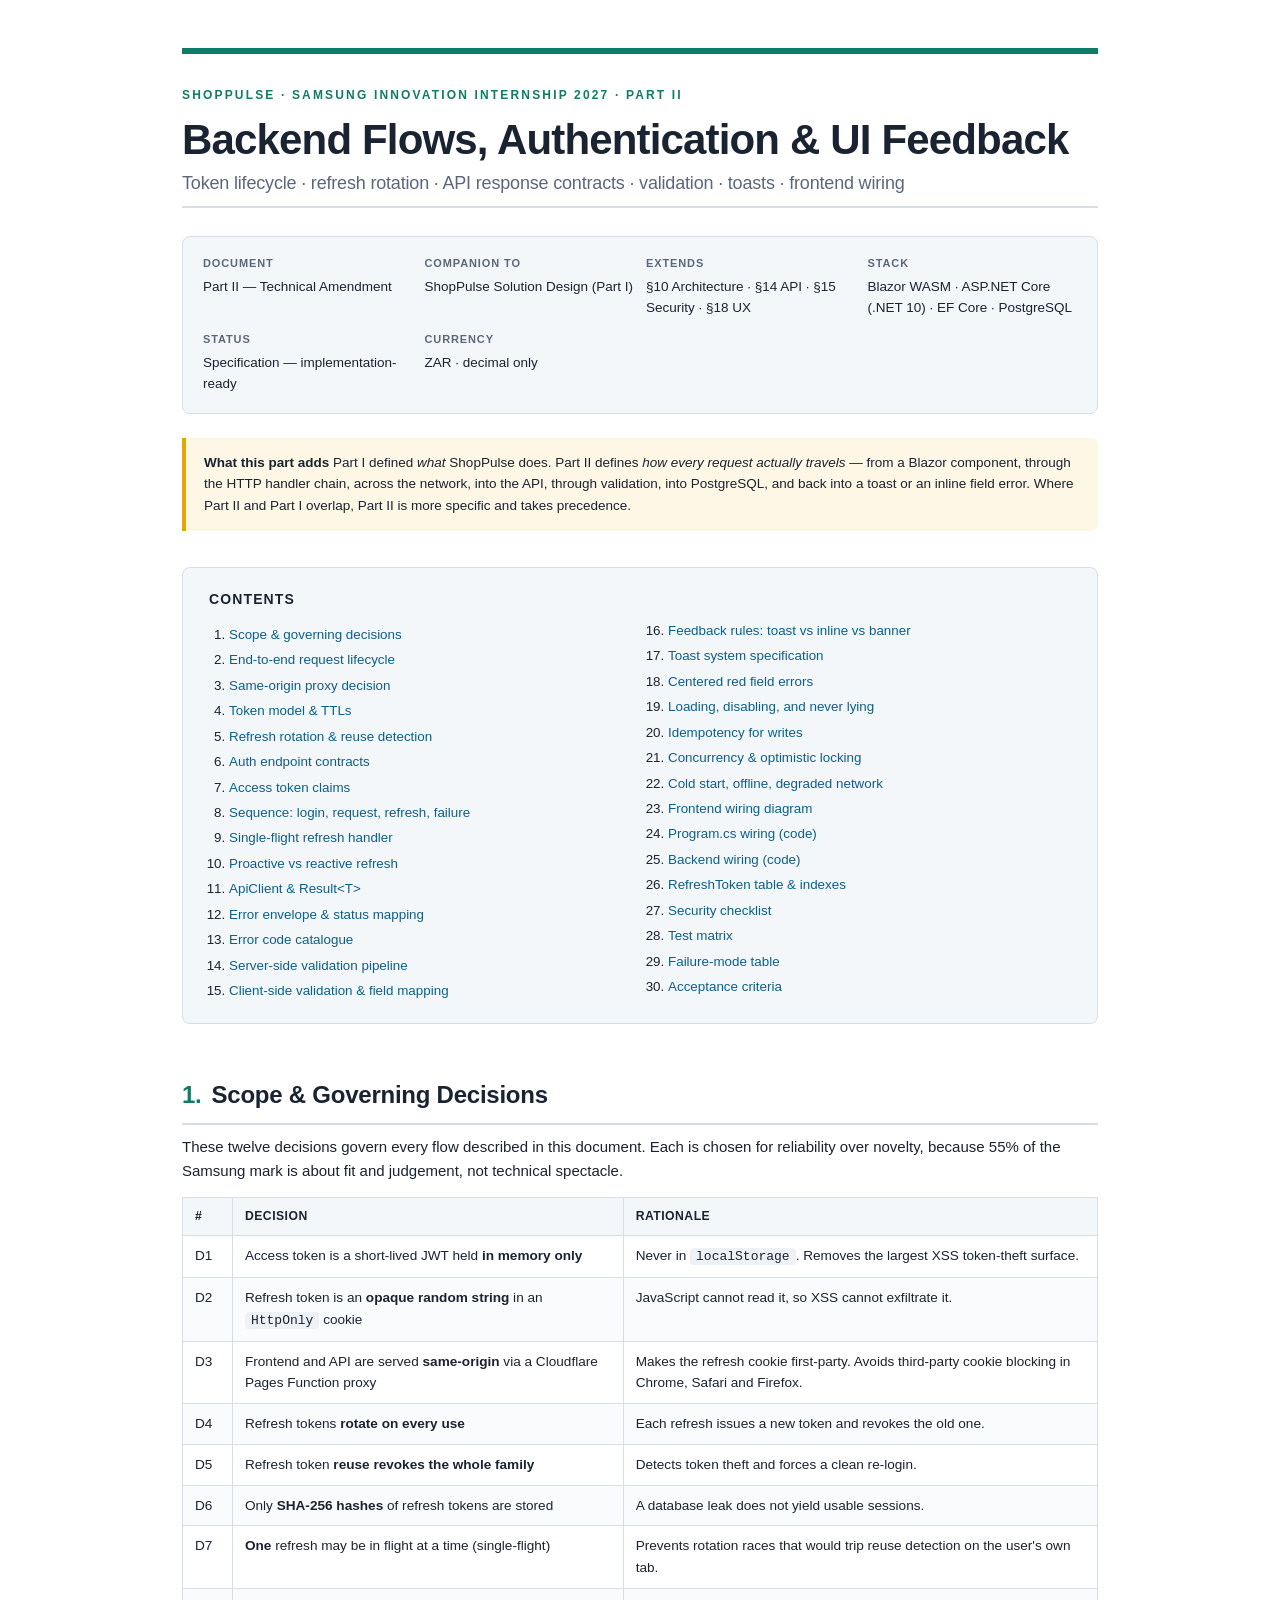
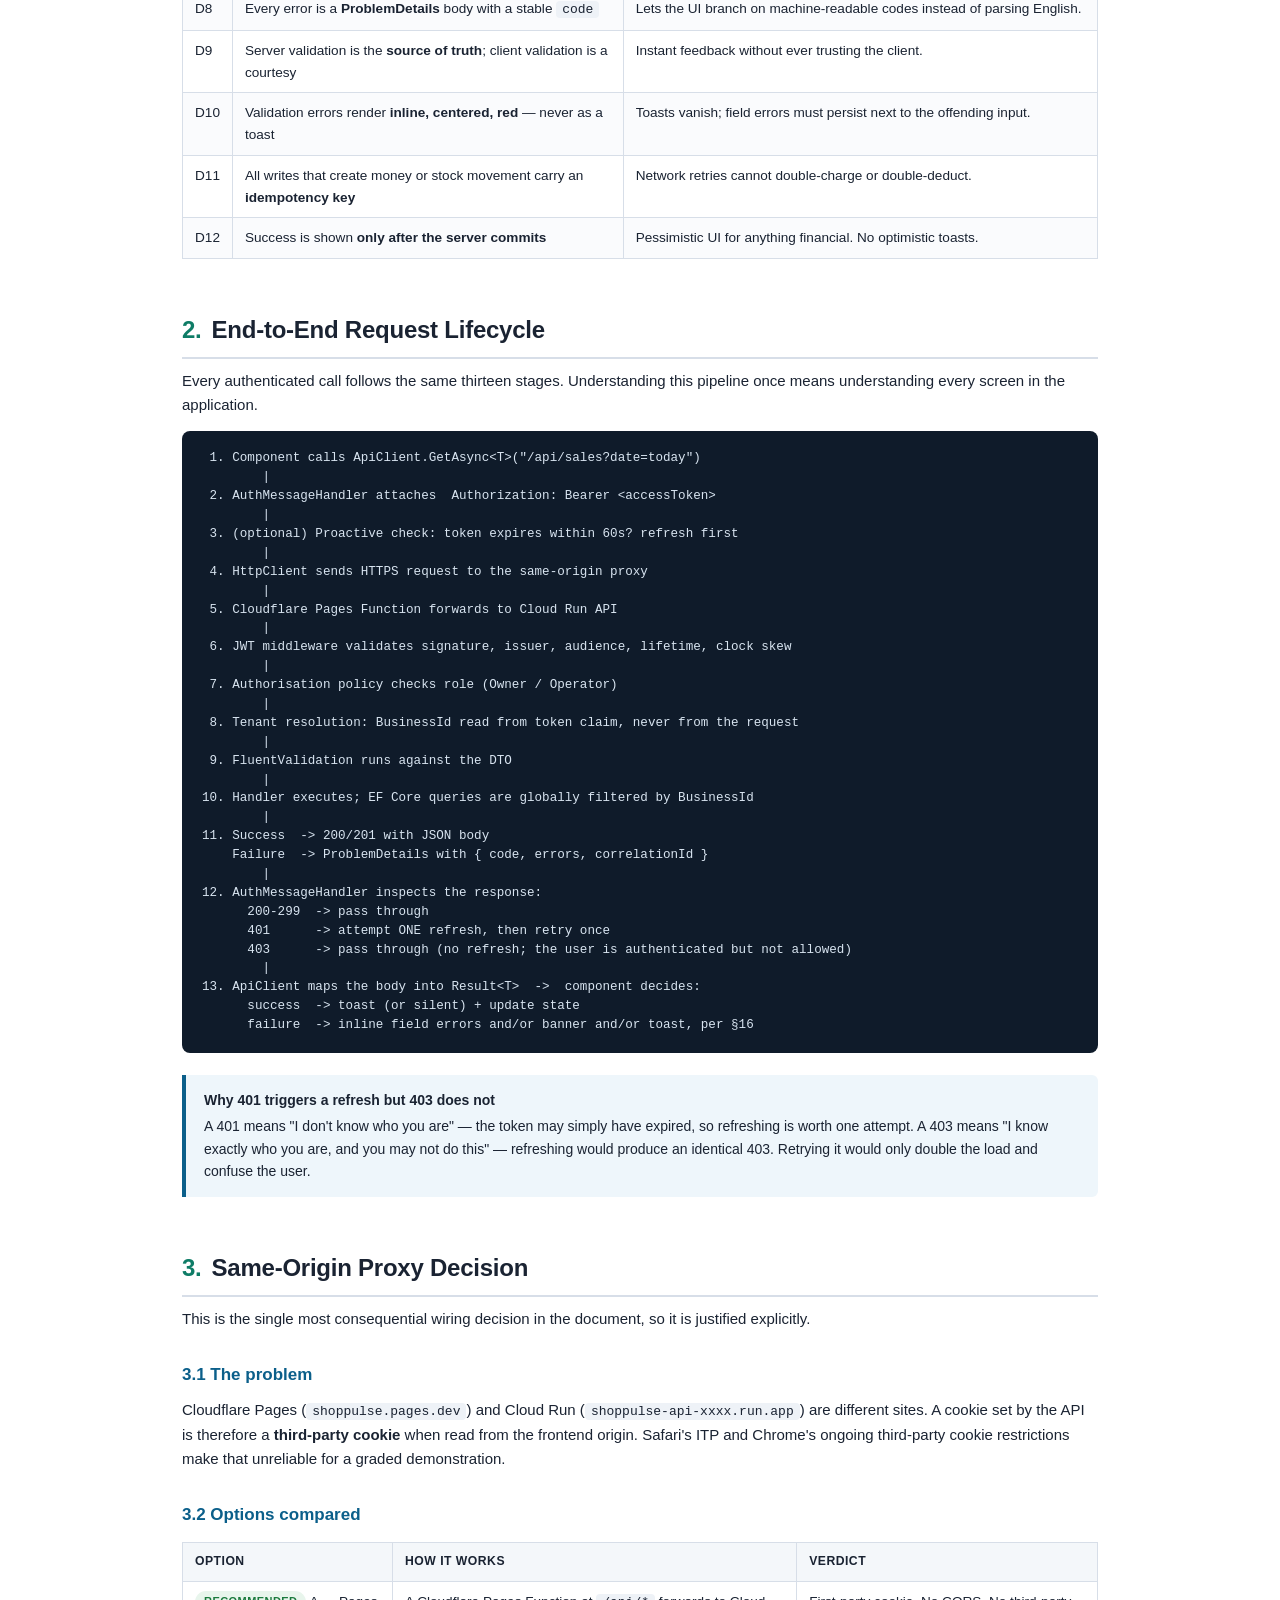
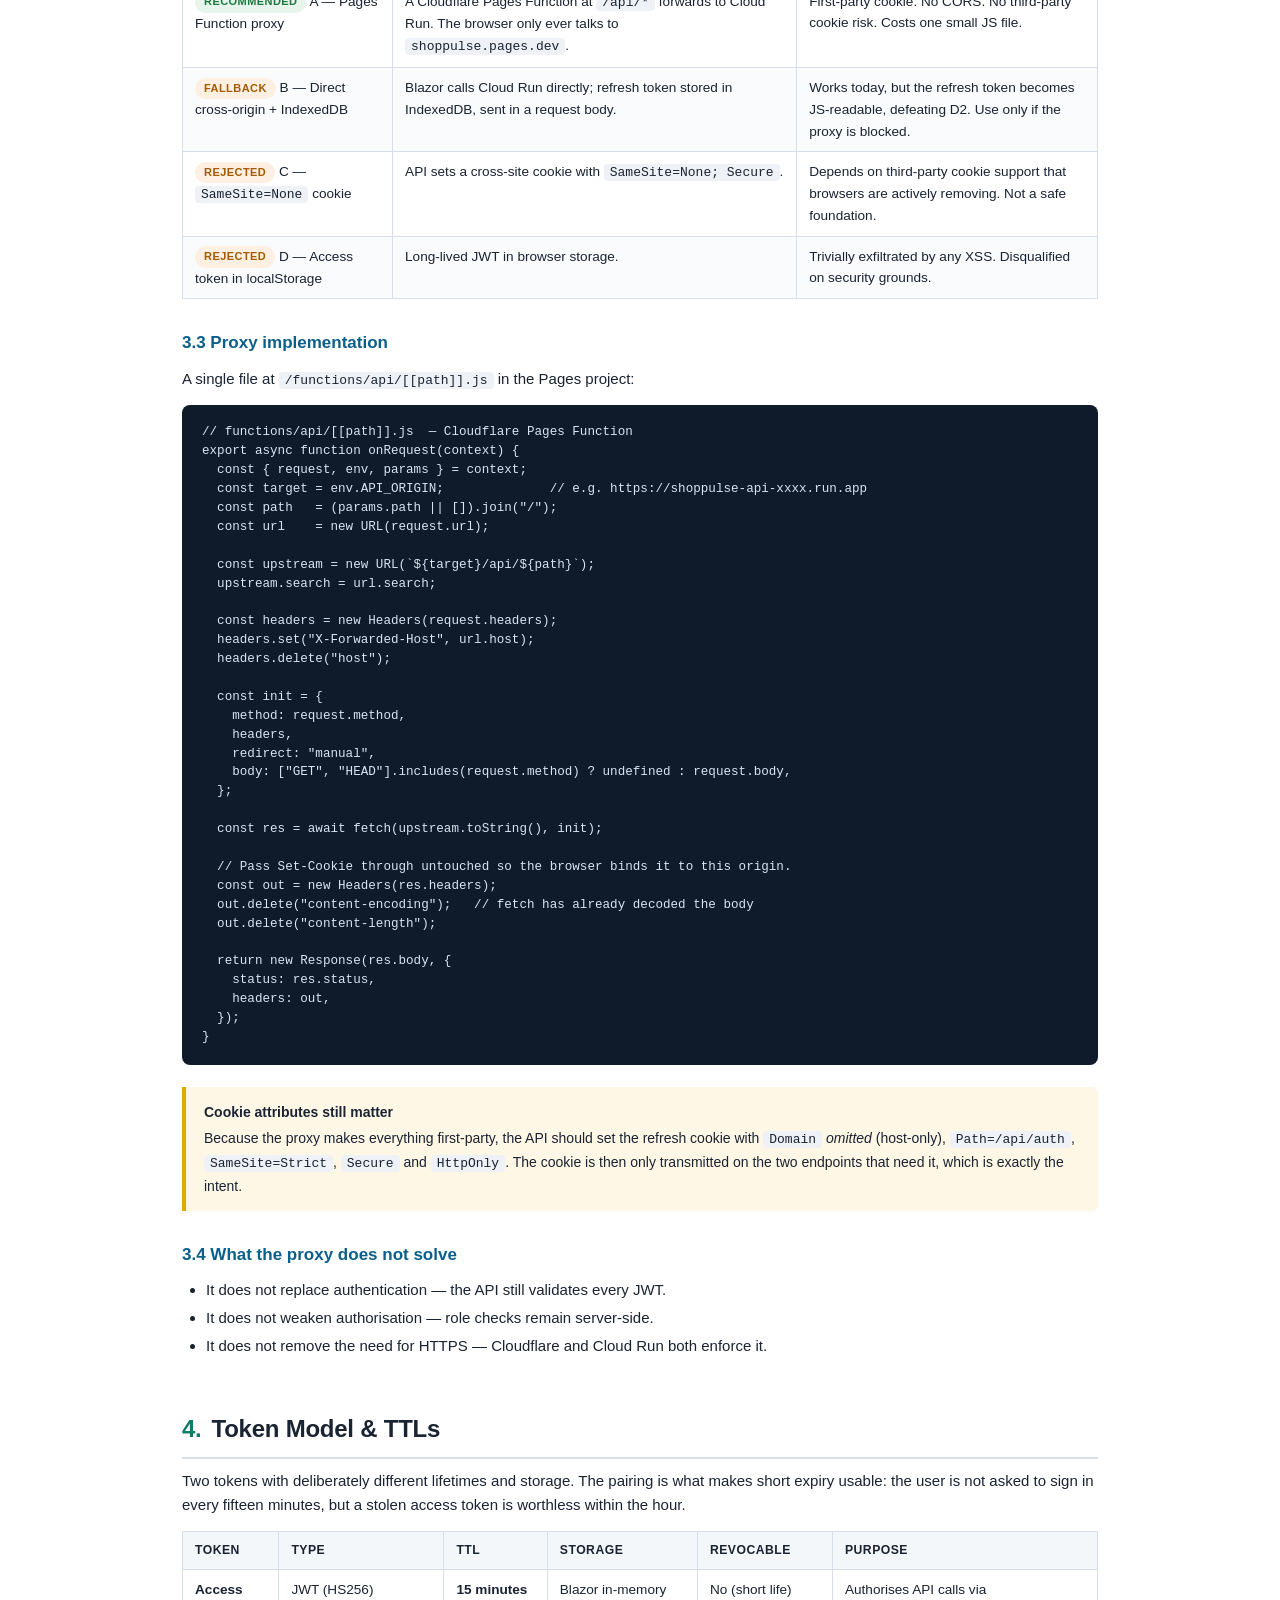
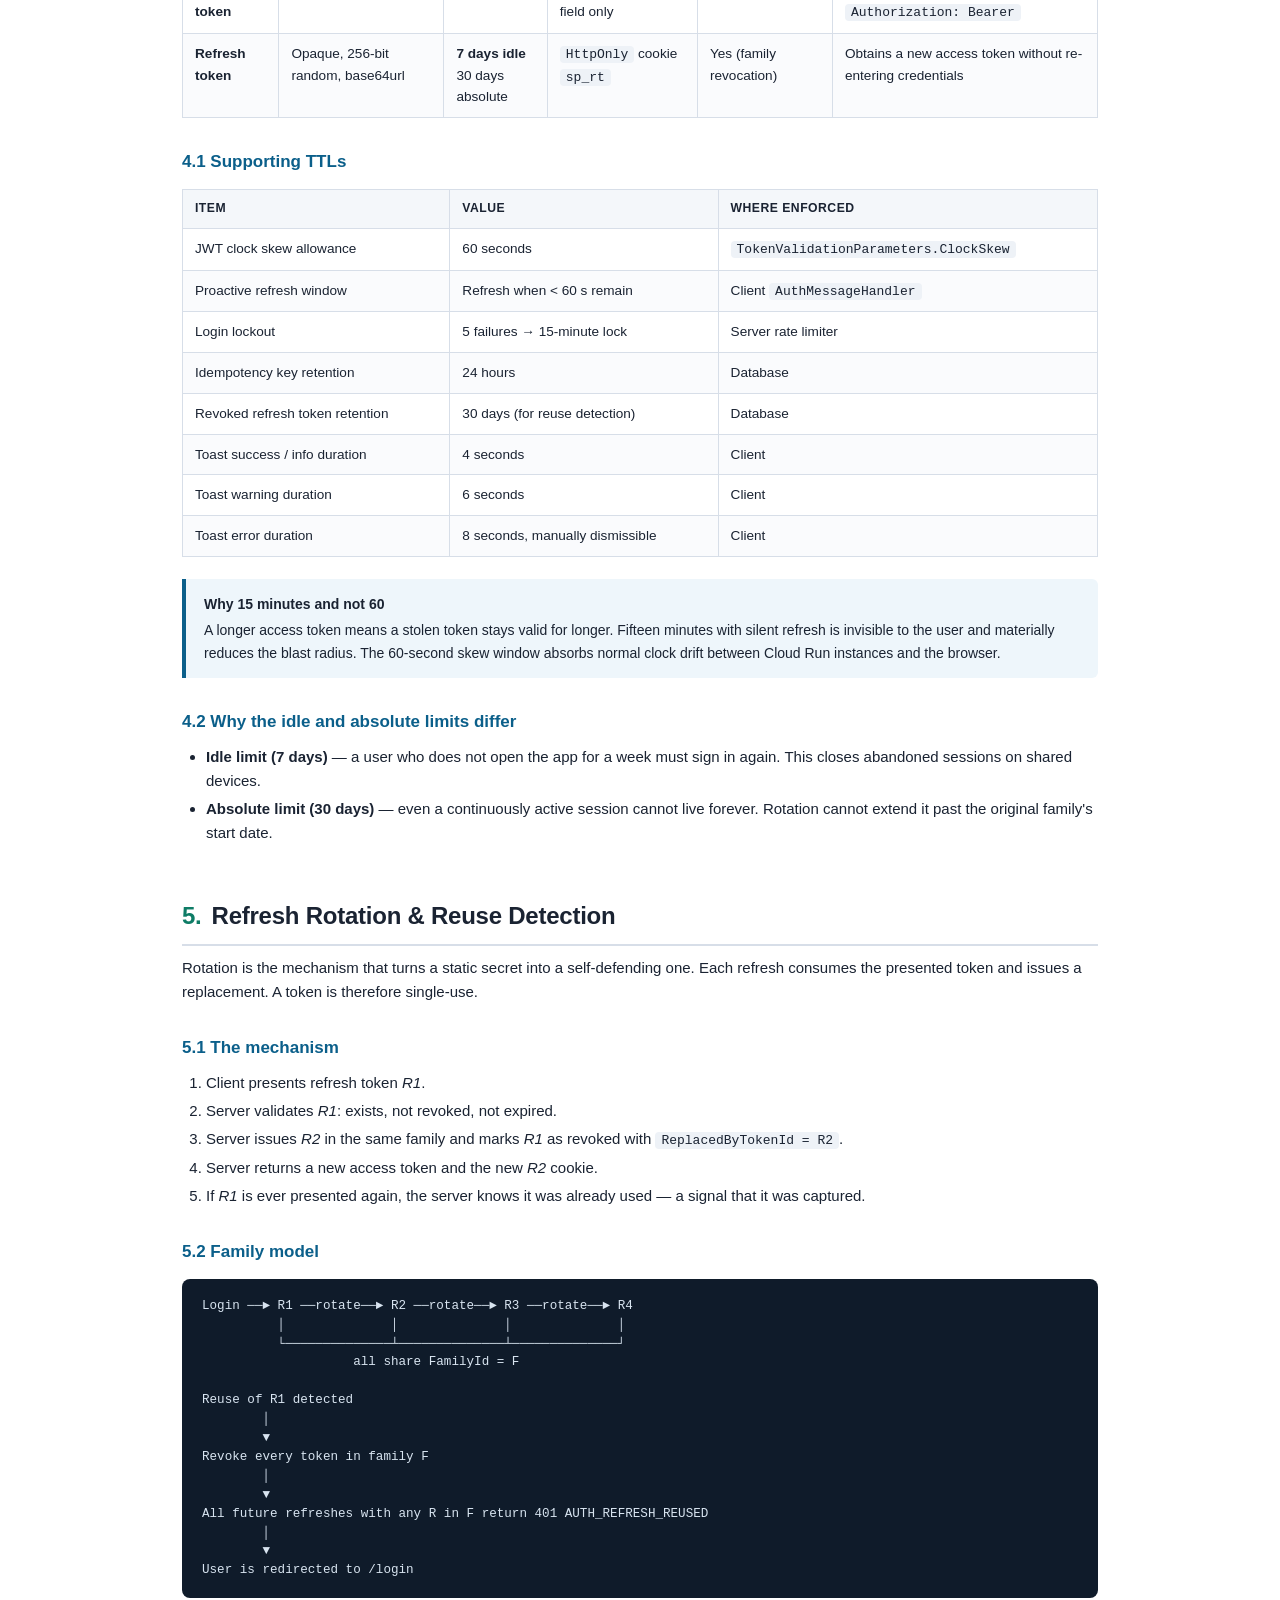
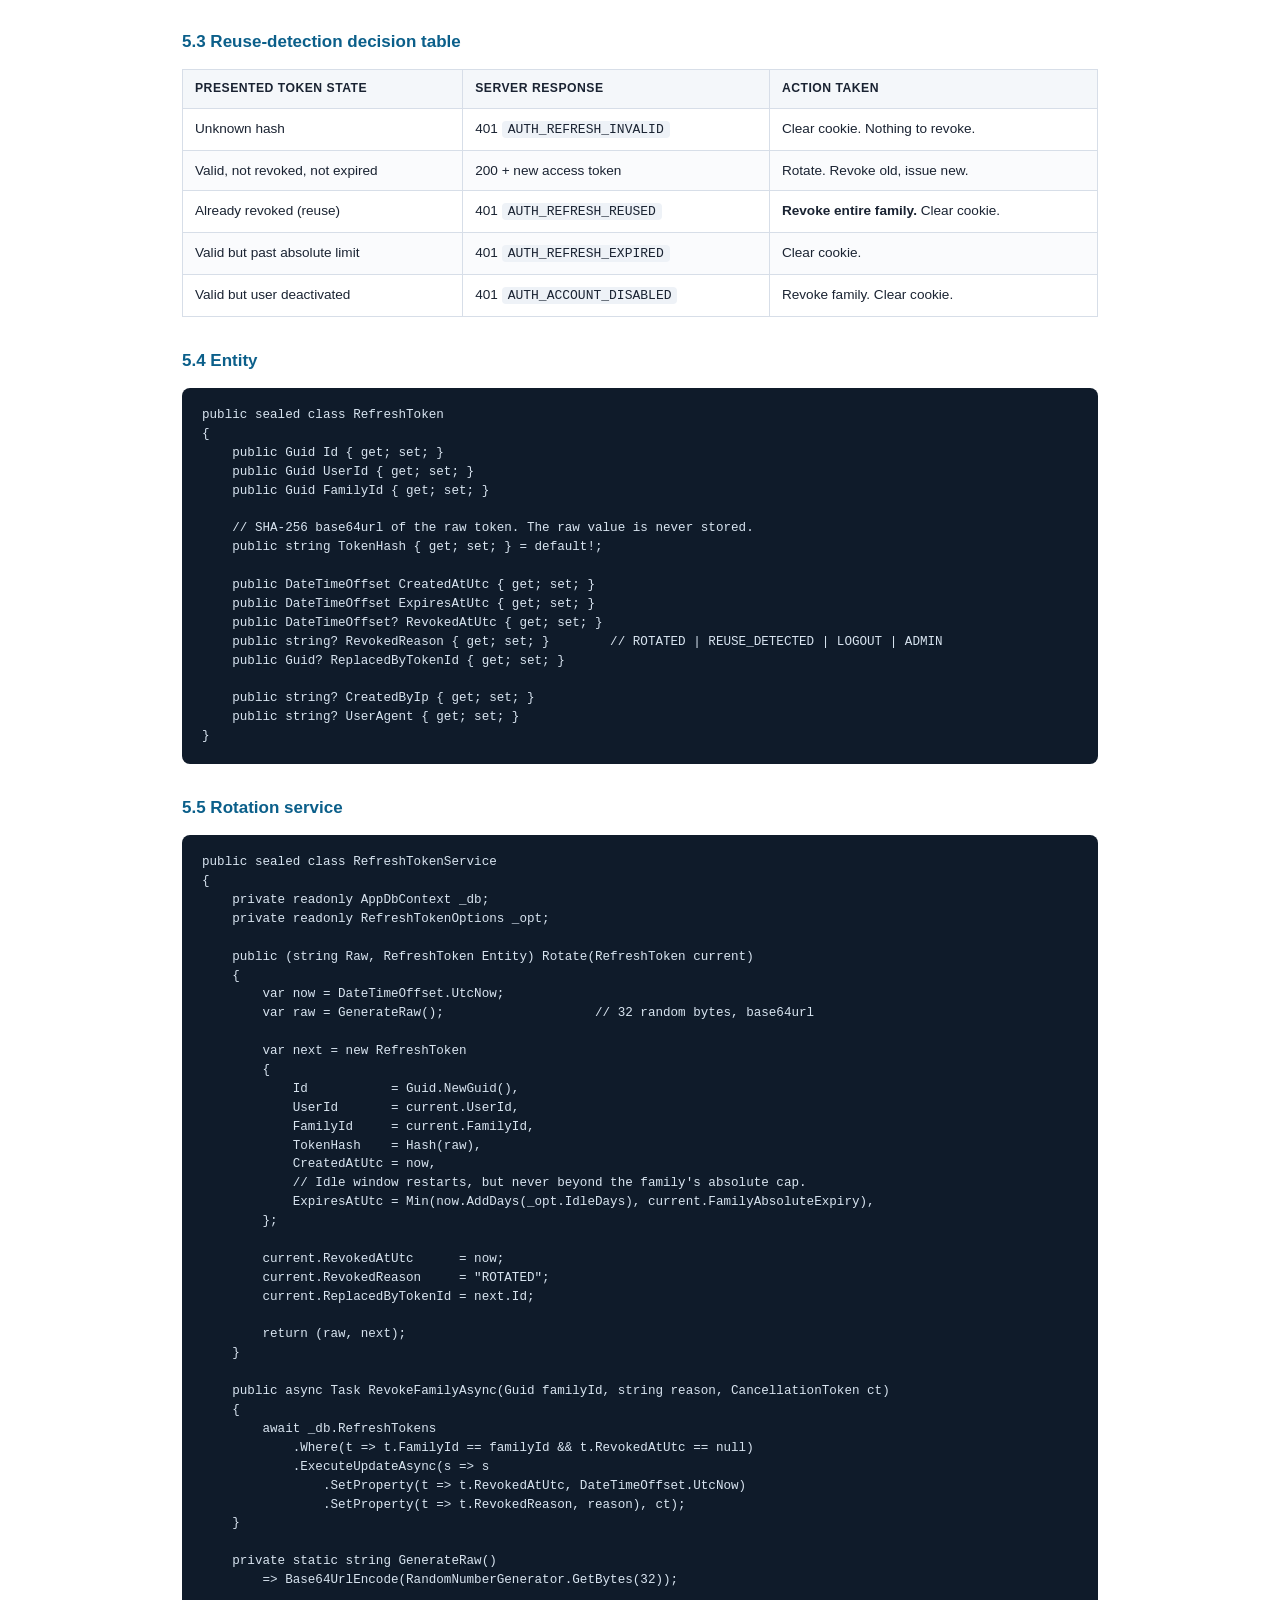
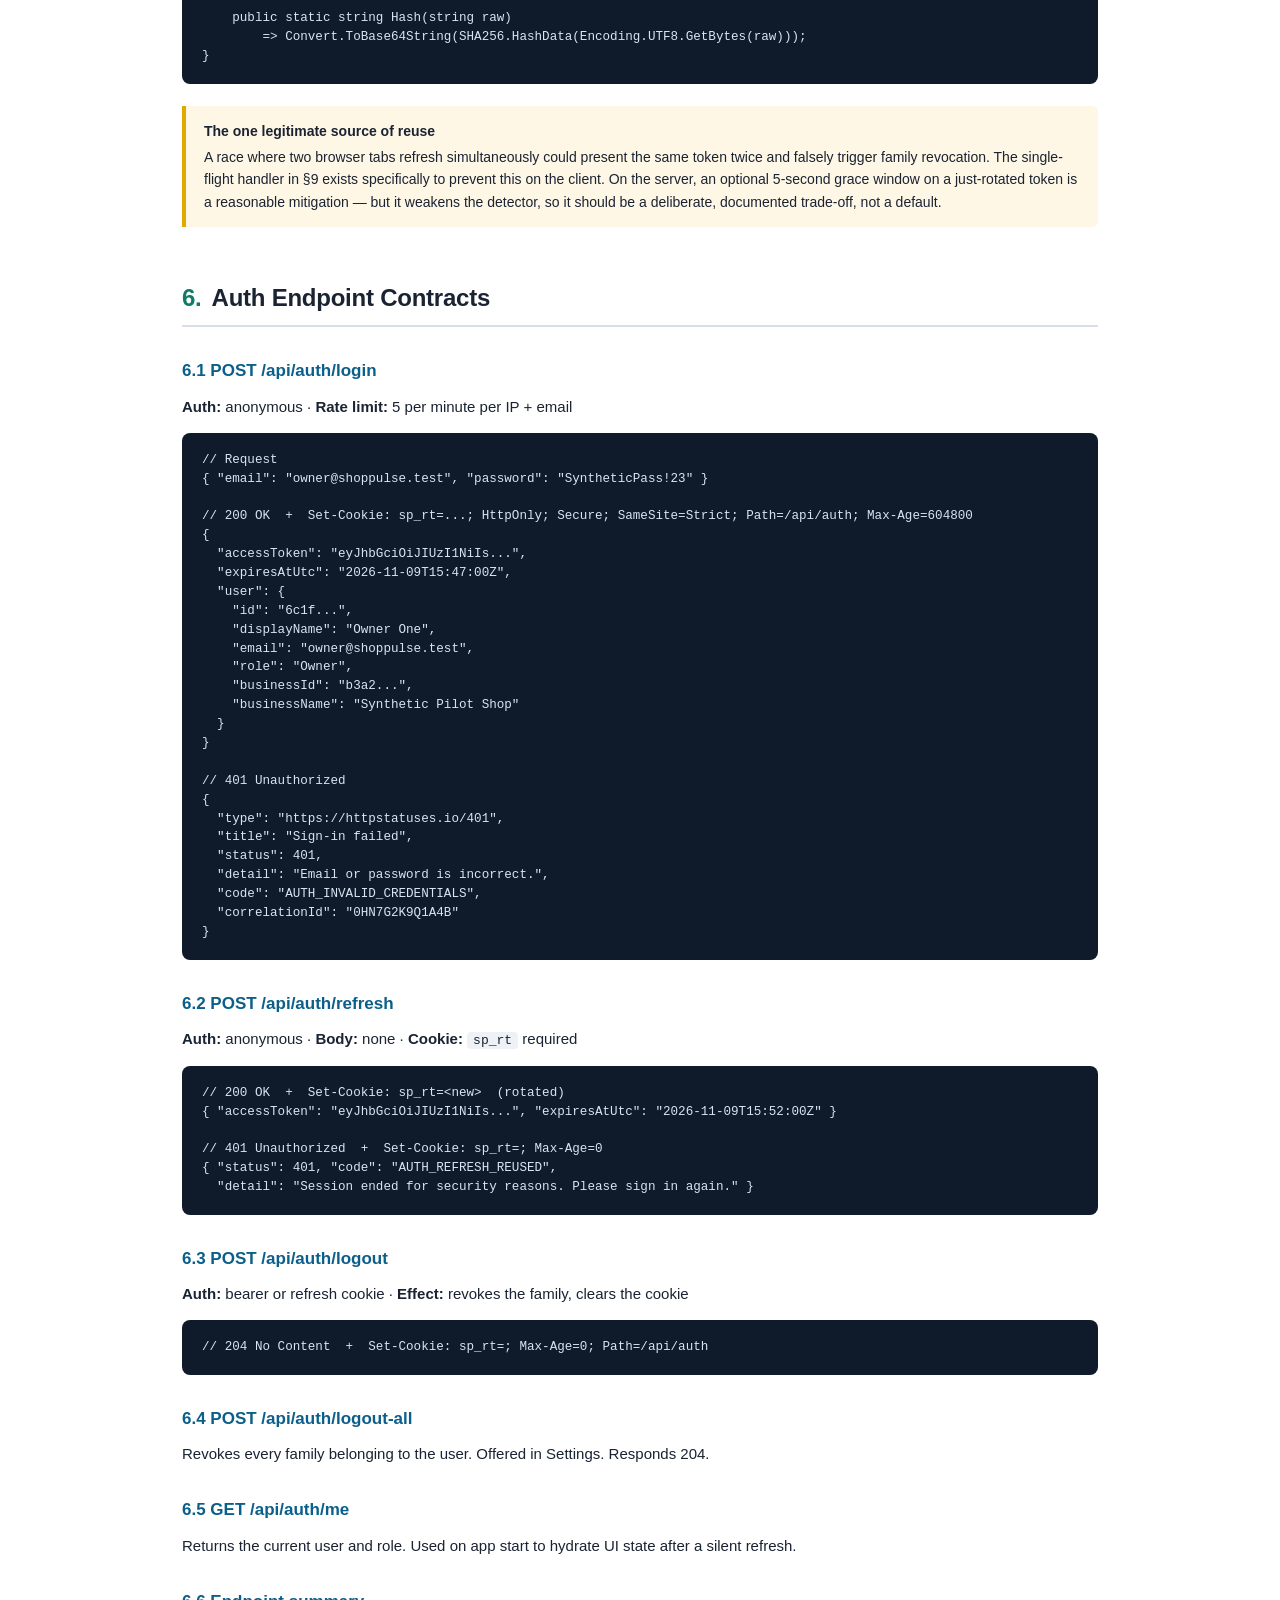
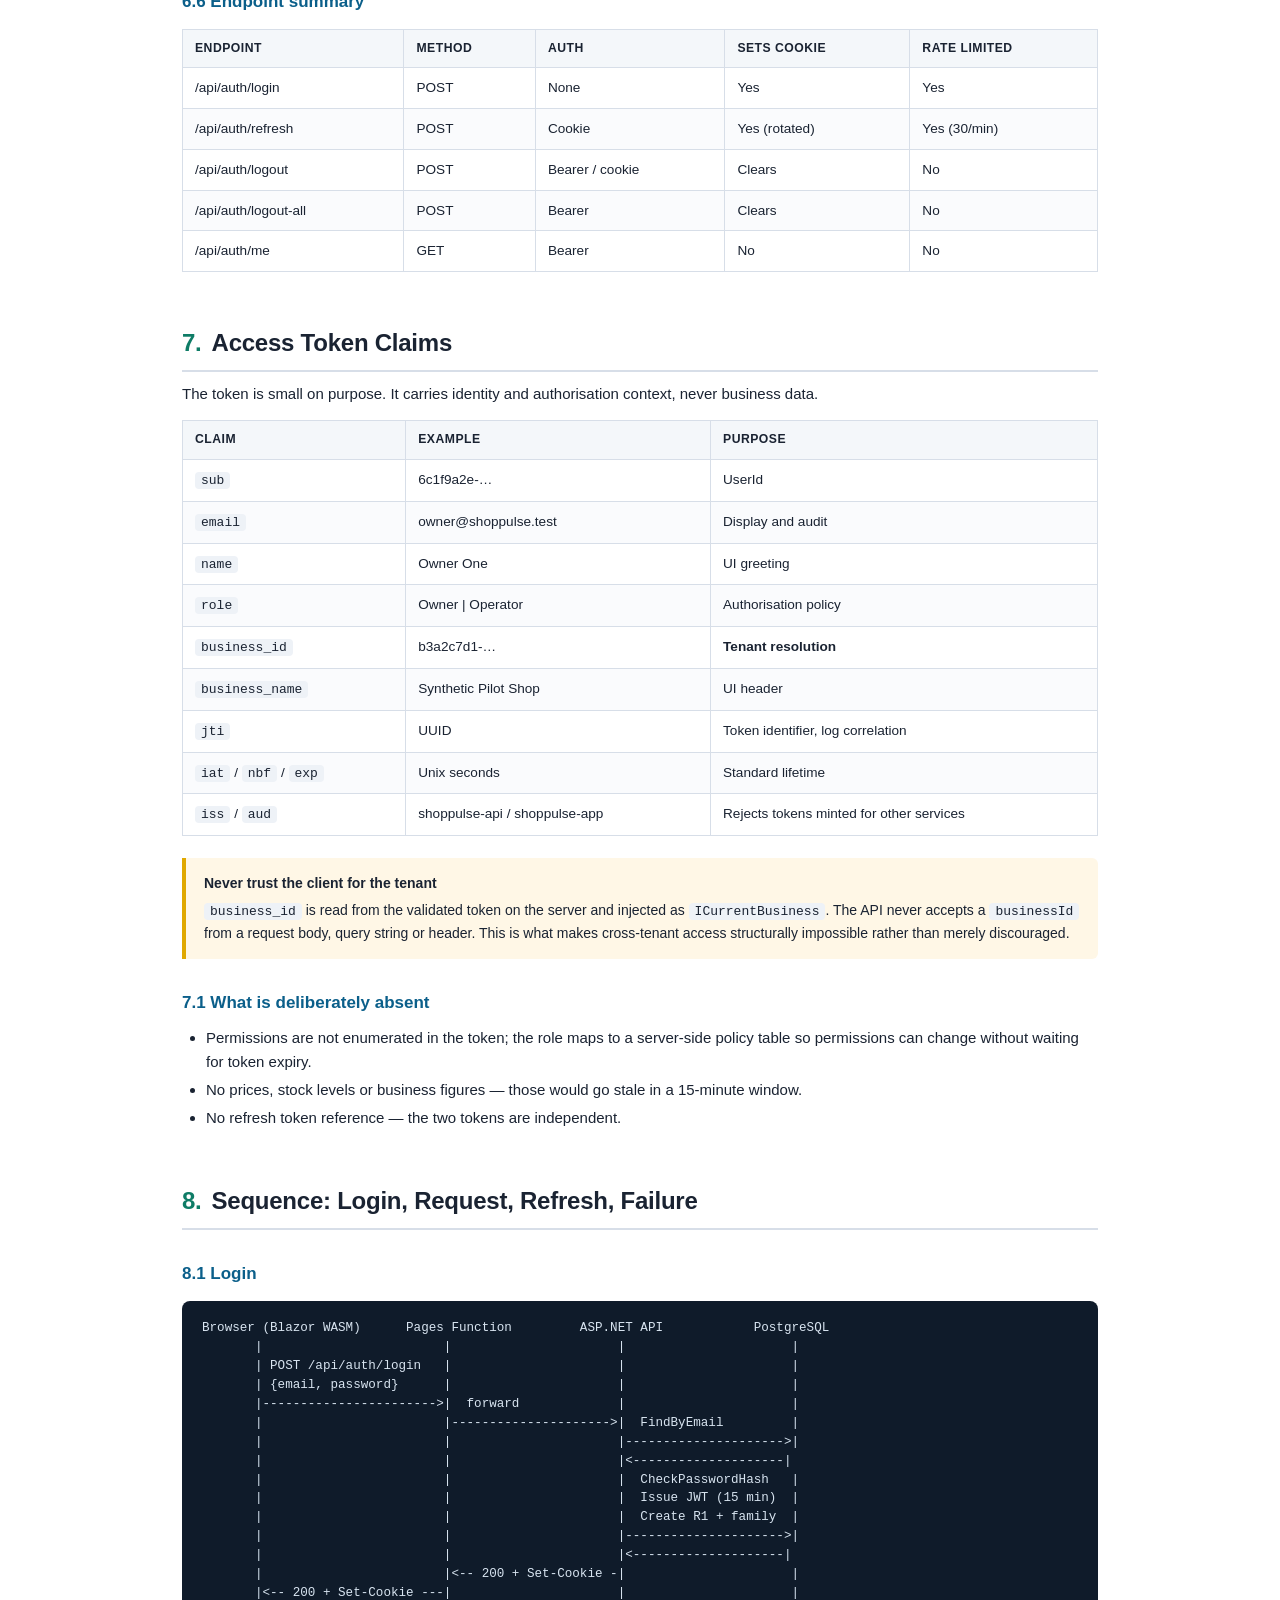
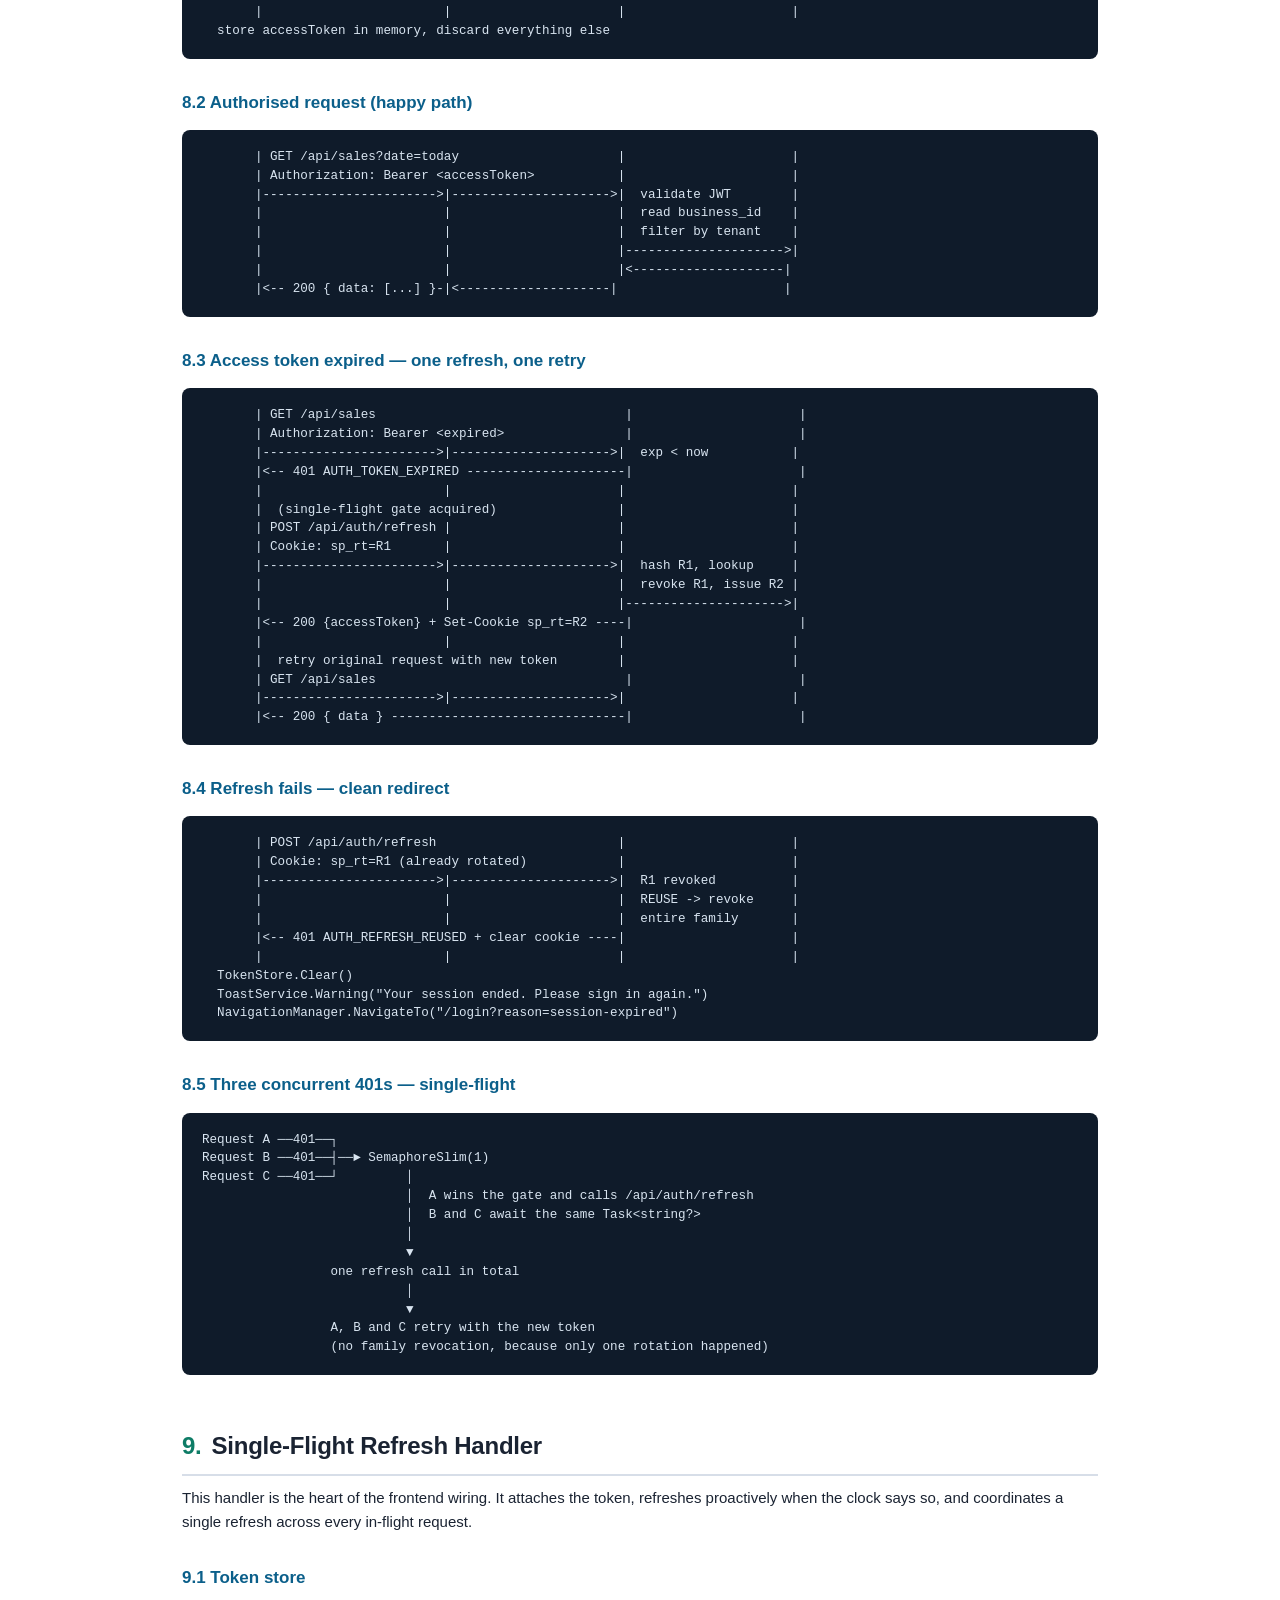
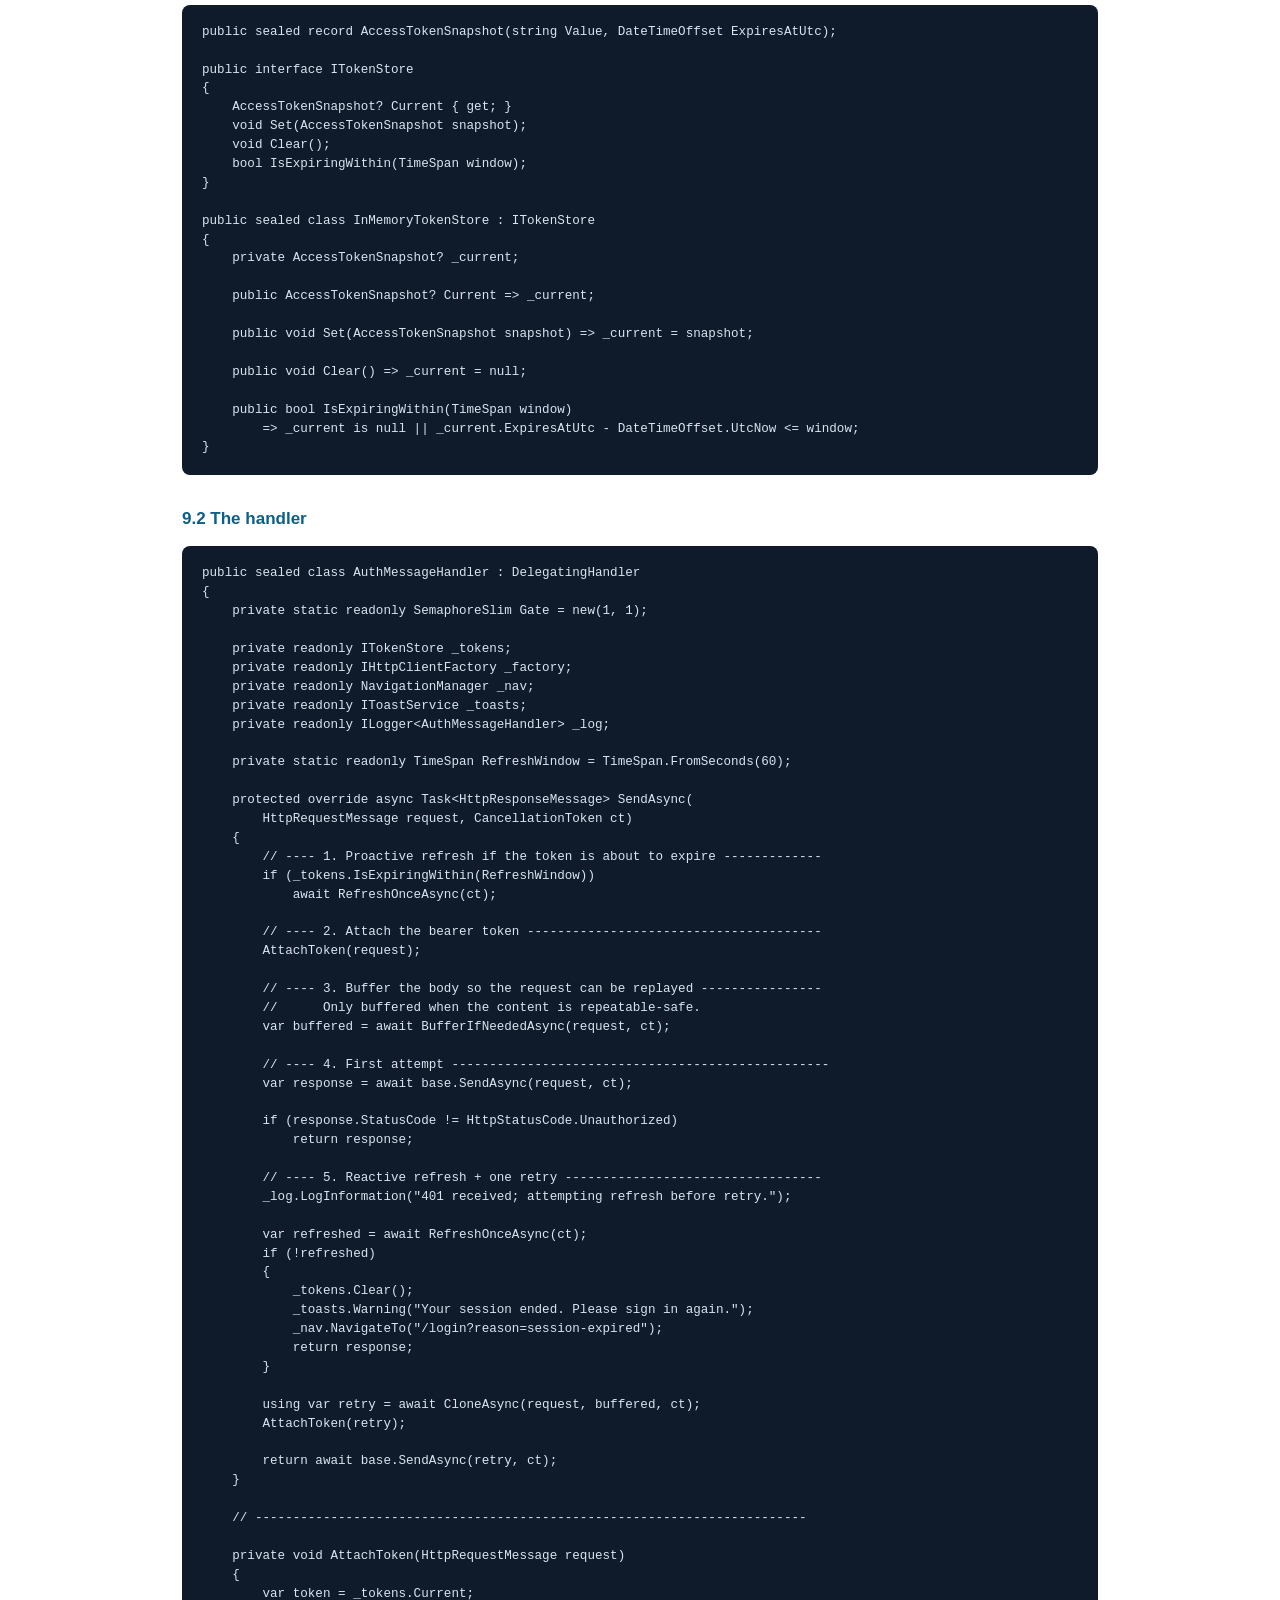
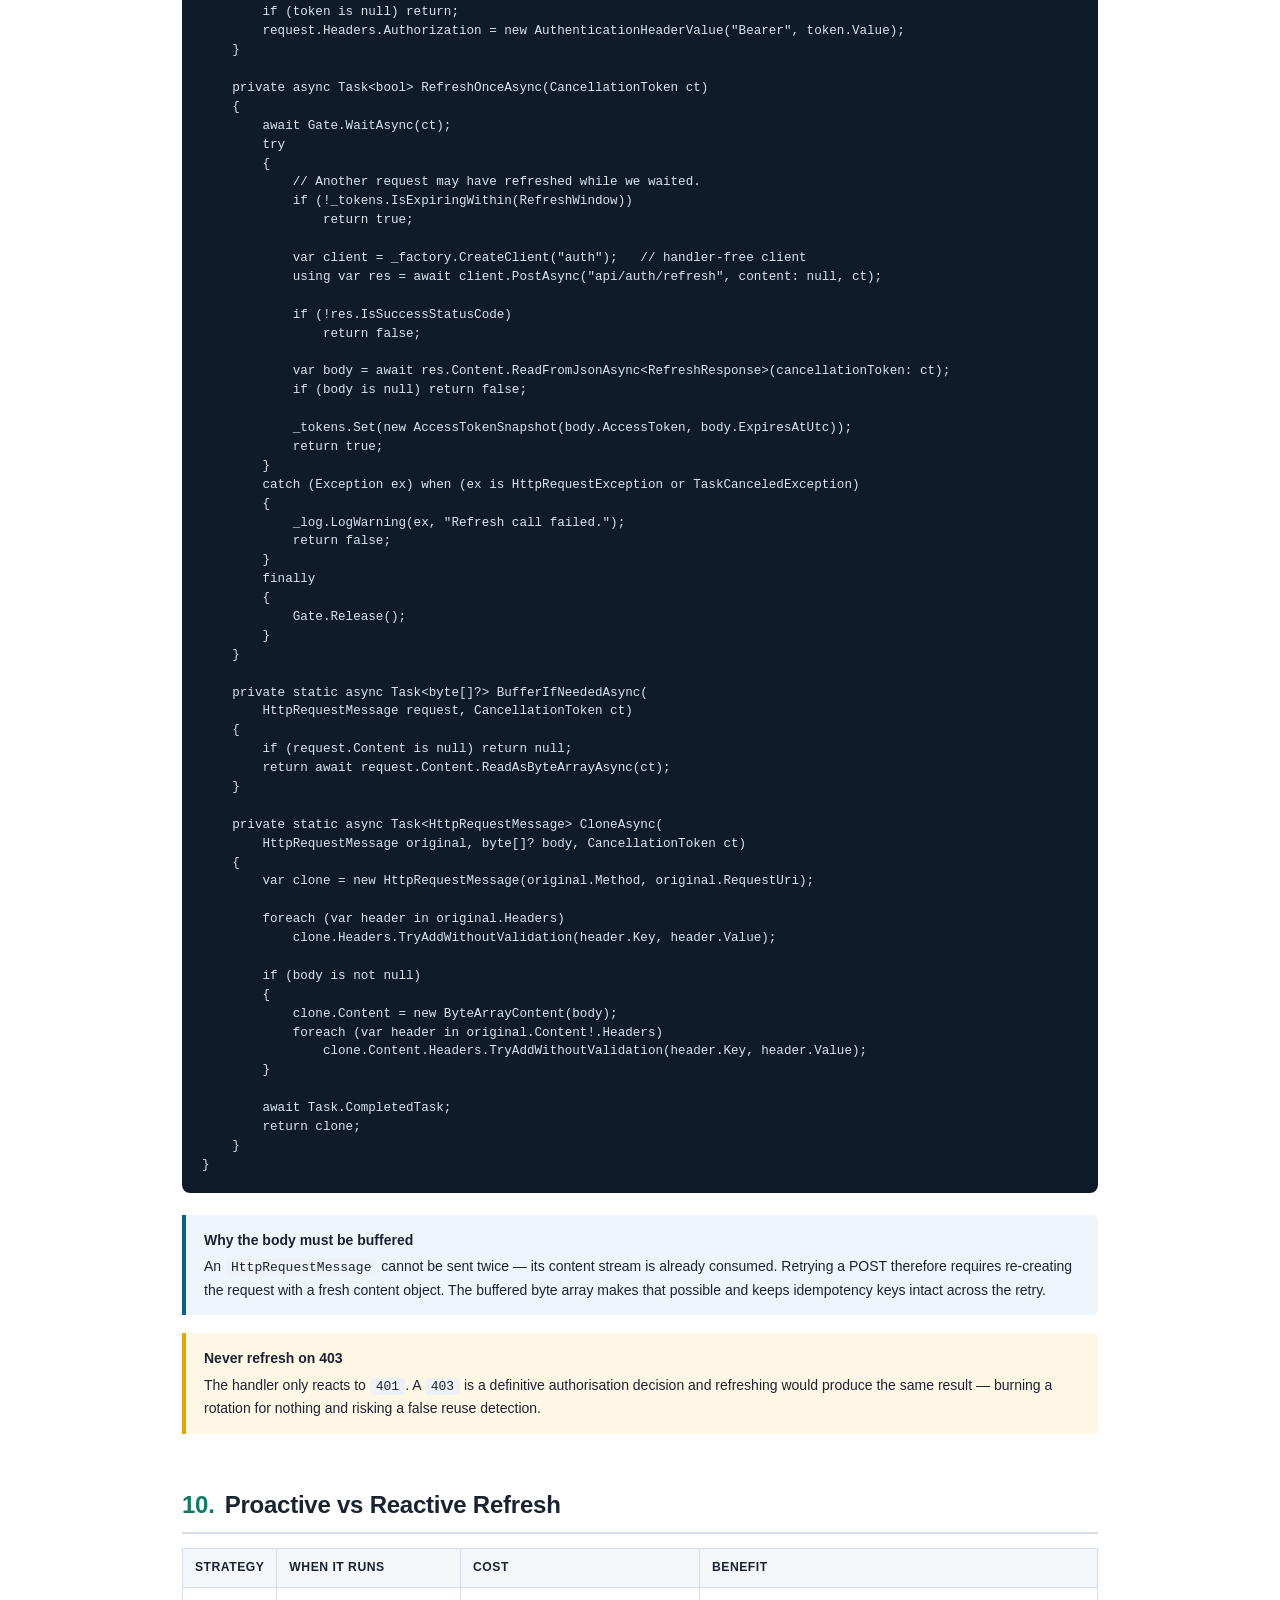
<file: docs/PartII_Backend_Auth_UI.html>
<!DOCTYPE html>
<html lang="en">
<head>
<meta charset="UTF-8">
<meta name="viewport" content="width=device-width, initial-scale=1.0">
<title>ShopPulse — Part II: Backend Flows, Authentication &amp; UI Feedback Specification</title>
<style>
  :root{
    --ink:#1a2332;
    --muted:#5b6779;
    --accent:#0b5f8a;
    --accent-2:#0e7c66;
    --line:#d7dee8;
    --bg-soft:#f4f7fa;
    --warn-bg:#fff7e6;
    --warn-line:#e0a800;
    --note-bg:#eef6fb;
    --note-line:#0b5f8a;
    --danger:#c62828;
    --danger-bg:#fdecea;
    --ok:#1b7a3d;
    --ok-bg:#e8f5ec;
  }
  *{box-sizing:border-box;}
  html{scroll-behavior:smooth;}
  body{
    margin:0;
    background:#fff;
    color:var(--ink);
    font-family: -apple-system, BlinkMacSystemFont, "Segoe UI", Roboto, Helvetica, Arial, sans-serif;
    font-size:15px;
    line-height:1.6;
  }
  .page{max-width:980px;margin:0 auto;padding:48px 32px 80px;}
  .cover{border-top:6px solid var(--accent-2);padding-top:32px;margin-bottom:8px;}
  .cover .kicker{
    text-transform:uppercase;letter-spacing:.18em;font-size:12px;
    font-weight:700;color:var(--accent-2);
  }
  .cover h1{font-size:42px;line-height:1.1;margin:12px 0 6px;letter-spacing:-.02em;}
  .cover h2{font-size:18px;font-weight:500;color:var(--muted);margin:0 0 28px;}
  .meta{
    display:grid;grid-template-columns:repeat(auto-fit,minmax(200px,1fr));
    gap:12px;background:var(--bg-soft);border:1px solid var(--line);
    border-radius:8px;padding:18px 20px;margin-bottom:24px;
  }
  .meta div{font-size:13.5px;}
  .meta strong{
    display:block;color:var(--muted);font-size:11px;
    text-transform:uppercase;letter-spacing:.08em;margin-bottom:3px;
  }
  .status-note{
    border-left:4px solid var(--warn-line);background:var(--warn-bg);
    padding:14px 18px;border-radius:0 6px 6px 0;font-size:13.5px;margin-bottom:36px;
  }
  h2{
    font-size:24px;margin:52px 0 6px;padding-bottom:8px;
    border-bottom:2px solid var(--line);letter-spacing:-.01em;
  }
  h2 .num{color:var(--accent-2);font-weight:800;margin-right:10px;}
  h3{font-size:17px;margin:30px 0 8px;color:var(--accent);}
  h4{font-size:14.5px;margin:20px 0 6px;}
  p{margin:10px 0;}
  ul,ol{margin:10px 0 14px;padding-left:24px;}
  li{margin:4px 0;}
  table{width:100%;border-collapse:collapse;margin:14px 0 22px;font-size:13.6px;}
  th,td{border:1px solid var(--line);padding:9px 12px;text-align:left;vertical-align:top;}
  th{background:var(--bg-soft);font-weight:700;font-size:12.2px;text-transform:uppercase;letter-spacing:.04em;}
  tbody tr:nth-child(even){background:#fafbfd;}
  .note,.warn{
    padding:14px 18px;border-radius:0 6px 6px 0;margin:18px 0;font-size:14px;
  }
  .note{background:var(--note-bg);border-left:4px solid var(--note-line);}
  .warn{background:var(--warn-bg);border-left:4px solid var(--warn-line);}
  .note strong,.warn strong{display:block;margin-bottom:4px;}
  pre{
    background:#0f1b2a;color:#d8e4f0;padding:18px 20px;border-radius:8px;
    overflow-x:auto;font-family:"SFMono-Regular",Consolas,"Liberation Mono",Menlo,monospace;
    font-size:12.6px;line-height:1.5;margin:14px 0 22px;
  }
  code.inline{
    background:#eef2f7;padding:1px 6px;border-radius:4px;
    font-family:Consolas,Menlo,monospace;font-size:13px;
  }
  .toc{
    background:var(--bg-soft);border:1px solid var(--line);
    border-radius:8px;padding:20px 26px;margin-bottom:8px;
  }
  .toc h3{margin:0 0 10px;color:var(--ink);font-size:14px;text-transform:uppercase;letter-spacing:.08em;}
  .toc ol{columns:2;column-gap:36px;margin:0;padding-left:20px;font-size:13.4px;}
  .toc a{color:var(--accent);text-decoration:none;}
  .toc a:hover{text-decoration:underline;}
  .check{list-style:none;padding-left:0;}
  .check li{padding-left:26px;position:relative;margin:7px 0;}
  .check li::before{content:"☐";position:absolute;left:0;font-size:16px;color:var(--accent-2);}
  footer{margin-top:60px;padding-top:18px;border-top:1px solid var(--line);font-size:12.5px;color:var(--muted);}
  .pill{
    display:inline-block;padding:2px 9px;border-radius:999px;
    font-size:11px;font-weight:700;letter-spacing:.04em;
    text-transform:uppercase;vertical-align:middle;
  }
  .pill.req{background:#e3f0f8;color:#0b5f8a;}
  .pill.opt{background:#f0f0f0;color:#666;}
  .pill.rec{background:var(--ok-bg);color:var(--ok);}
  .pill.alt{background:#fdf0e3;color:#a35a00;}
  .demo-field{margin:14px 0;}
  .demo-field label{display:block;font-weight:600;font-size:13px;margin-bottom:4px;}
  .demo-field input{
    display:block;width:100%;max-width:340px;padding:9px 12px;
    border:2px solid var(--danger);border-radius:6px;font-size:14px;background:#fff;
  }
  .demo-error{
    display:block;text-align:center;color:var(--danger);
    font-size:13px;margin-top:6px;max-width:340px;
  }
  .demo-error::before{content:"⚠ ";font-weight:700;}
  @media print{
    body{font-size:10.5pt;}
    .page{max-width:100%;padding:0 6mm;}
    h2{page-break-after:avoid;margin-top:26px;}
    h3,h4{page-break-after:avoid;}
    table,pre{page-break-inside:avoid;}
    .toc ol{columns:2;}
    a{color:inherit;text-decoration:none;}
    pre{background:#f0f3f7;color:#111;}
  }
</style>
</head>
<body>
<div class="page">

<!-- ================= COVER ================= -->
<header class="cover">
  <div class="kicker">ShopPulse · Samsung Innovation Internship 2027 · Part II</div>
  <h1>Backend Flows, Authentication &amp; UI Feedback</h1>
  <h2>Token lifecycle · refresh rotation · API response contracts · validation · toasts · frontend wiring</h2>

  <div class="meta">
    <div><strong>Document</strong>Part II — Technical Amendment</div>
    <div><strong>Companion to</strong>ShopPulse Solution Design (Part I)</div>
    <div><strong>Extends</strong>§10 Architecture · §14 API · §15 Security · §18 UX</div>
    <div><strong>Stack</strong>Blazor WASM · ASP.NET Core (.NET 10) · EF Core · PostgreSQL</div>
    <div><strong>Status</strong>Specification — implementation-ready</div>
    <div><strong>Currency</strong>ZAR · decimal only</div>
  </div>

  <div class="status-note">
    <strong>What this part adds</strong>
    Part I defined <em>what</em> ShopPulse does. Part II defines <em>how every request actually travels</em> — from a Blazor component, through the HTTP handler chain, across the network, into the API, through validation, into PostgreSQL, and back into a toast or an inline field error. Where Part II and Part I overlap, Part II is more specific and takes precedence.
  </div>
</header>

<!-- ================= TOC ================= -->
<nav class="toc">
  <h3>Contents</h3>
  <ol>
    <li><a href="#s1">Scope &amp; governing decisions</a></li>
    <li><a href="#s2">End-to-end request lifecycle</a></li>
    <li><a href="#s3">Same-origin proxy decision</a></li>
    <li><a href="#s4">Token model &amp; TTLs</a></li>
    <li><a href="#s5">Refresh rotation &amp; reuse detection</a></li>
    <li><a href="#s6">Auth endpoint contracts</a></li>
    <li><a href="#s7">Access token claims</a></li>
    <li><a href="#s8">Sequence: login, request, refresh, failure</a></li>
    <li><a href="#s9">Single-flight refresh handler</a></li>
    <li><a href="#s10">Proactive vs reactive refresh</a></li>
    <li><a href="#s11">ApiClient &amp; Result&lt;T&gt;</a></li>
    <li><a href="#s12">Error envelope &amp; status mapping</a></li>
    <li><a href="#s13">Error code catalogue</a></li>
    <li><a href="#s14">Server-side validation pipeline</a></li>
    <li><a href="#s15">Client-side validation &amp; field mapping</a></li>
    <li><a href="#s16">Feedback rules: toast vs inline vs banner</a></li>
    <li><a href="#s17">Toast system specification</a></li>
    <li><a href="#s18">Centered red field errors</a></li>
    <li><a href="#s19">Loading, disabling, and never lying</a></li>
    <li><a href="#s20">Idempotency for writes</a></li>
    <li><a href="#s21">Concurrency &amp; optimistic locking</a></li>
    <li><a href="#s22">Cold start, offline, degraded network</a></li>
    <li><a href="#s23">Frontend wiring diagram</a></li>
    <li><a href="#s24">Program.cs wiring (code)</a></li>
    <li><a href="#s25">Backend wiring (code)</a></li>
    <li><a href="#s26">RefreshToken table &amp; indexes</a></li>
    <li><a href="#s27">Security checklist</a></li>
    <li><a href="#s28">Test matrix</a></li>
    <li><a href="#s29">Failure-mode table</a></li>
    <li><a href="#s30">Acceptance criteria</a></li>
  </ol>
</nav>

<!-- ================= 1 ================= -->
<h2 id="s1"><span class="num">1.</span>Scope &amp; Governing Decisions</h2>

<p>These twelve decisions govern every flow described in this document. Each is chosen for reliability over novelty, because 55% of the Samsung mark is about fit and judgement, not technical spectacle.</p>

<table>
  <thead><tr><th>#</th><th>Decision</th><th>Rationale</th></tr></thead>
  <tbody>
    <tr><td>D1</td><td>Access token is a short-lived JWT held <strong>in memory only</strong></td><td>Never in <code class="inline">localStorage</code>. Removes the largest XSS token-theft surface.</td></tr>
    <tr><td>D2</td><td>Refresh token is an <strong>opaque random string</strong> in an <code class="inline">HttpOnly</code> cookie</td><td>JavaScript cannot read it, so XSS cannot exfiltrate it.</td></tr>
    <tr><td>D3</td><td>Frontend and API are served <strong>same-origin</strong> via a Cloudflare Pages Function proxy</td><td>Makes the refresh cookie first-party. Avoids third-party cookie blocking in Chrome, Safari and Firefox.</td></tr>
    <tr><td>D4</td><td>Refresh tokens <strong>rotate on every use</strong></td><td>Each refresh issues a new token and revokes the old one.</td></tr>
    <tr><td>D5</td><td>Refresh token <strong>reuse revokes the whole family</strong></td><td>Detects token theft and forces a clean re-login.</td></tr>
    <tr><td>D6</td><td>Only <strong>SHA-256 hashes</strong> of refresh tokens are stored</td><td>A database leak does not yield usable sessions.</td></tr>
    <tr><td>D7</td><td><strong>One</strong> refresh may be in flight at a time (single-flight)</td><td>Prevents rotation races that would trip reuse detection on the user's own tab.</td></tr>
    <tr><td>D8</td><td>Every error is a <strong>ProblemDetails</strong> body with a stable <code class="inline">code</code></td><td>Lets the UI branch on machine-readable codes instead of parsing English.</td></tr>
    <tr><td>D9</td><td>Server validation is the <strong>source of truth</strong>; client validation is a courtesy</td><td>Instant feedback without ever trusting the client.</td></tr>
    <tr><td>D10</td><td>Validation errors render <strong>inline, centered, red</strong> — never as a toast</td><td>Toasts vanish; field errors must persist next to the offending input.</td></tr>
    <tr><td>D11</td><td>All writes that create money or stock movement carry an <strong>idempotency key</strong></td><td>Network retries cannot double-charge or double-deduct.</td></tr>
    <tr><td>D12</td><td>Success is shown <strong>only after the server commits</strong></td><td>Pessimistic UI for anything financial. No optimistic toasts.</td></tr>
  </tbody>
</table>

<!-- ================= 2 ================= -->
<h2 id="s2"><span class="num">2.</span>End-to-End Request Lifecycle</h2>

<p>Every authenticated call follows the same thirteen stages. Understanding this pipeline once means understanding every screen in the application.</p>

<pre> 1. Component calls ApiClient.GetAsync&lt;T&gt;("/api/sales?date=today")
        |
 2. AuthMessageHandler attaches  Authorization: Bearer &lt;accessToken&gt;
        |
 3. (optional) Proactive check: token expires within 60s? refresh first
        |
 4. HttpClient sends HTTPS request to the same-origin proxy
        |
 5. Cloudflare Pages Function forwards to Cloud Run API
        |
 6. JWT middleware validates signature, issuer, audience, lifetime, clock skew
        |
 7. Authorisation policy checks role (Owner / Operator)
        |
 8. Tenant resolution: BusinessId read from token claim, never from the request
        |
 9. FluentValidation runs against the DTO
        |
10. Handler executes; EF Core queries are globally filtered by BusinessId
        |
11. Success  -> 200/201 with JSON body
    Failure  -> ProblemDetails with { code, errors, correlationId }
        |
12. AuthMessageHandler inspects the response:
      200-299  -> pass through
      401      -> attempt ONE refresh, then retry once
      403      -> pass through (no refresh; the user is authenticated but not allowed)
        |
13. ApiClient maps the body into Result&lt;T&gt;  ->  component decides:
      success  -> toast (or silent) + update state
      failure  -> inline field errors and/or banner and/or toast, per §16</pre>

<div class="note">
  <strong>Why 401 triggers a refresh but 403 does not</strong>
  A 401 means "I don't know who you are" — the token may simply have expired, so refreshing is worth one attempt. A 403 means "I know exactly who you are, and you may not do this" — refreshing would produce an identical 403. Retrying it would only double the load and confuse the user.
</div>

<!-- ================= 3 ================= -->
<h2 id="s3"><span class="num">3.</span>Same-Origin Proxy Decision</h2>

<p>This is the single most consequential wiring decision in the document, so it is justified explicitly.</p>

<h3>3.1 The problem</h3>
<p>Cloudflare Pages (<code class="inline">shoppulse.pages.dev</code>) and Cloud Run (<code class="inline">shoppulse-api-xxxx.run.app</code>) are different sites. A cookie set by the API is therefore a <strong>third-party cookie</strong> when read from the frontend origin. Safari's ITP and Chrome's ongoing third-party cookie restrictions make that unreliable for a graded demonstration.</p>

<h3>3.2 Options compared</h3>

<table>
  <thead><tr><th>Option</th><th>How it works</th><th>Verdict</th></tr></thead>
  <tbody>
    <tr>
      <td><span class="pill rec">Recommended</span> A — Pages Function proxy</td>
      <td>A Cloudflare Pages Function at <code class="inline">/api/*</code> forwards to Cloud Run. The browser only ever talks to <code class="inline">shoppulse.pages.dev</code>.</td>
      <td>First-party cookie. No CORS. No third-party cookie risk. Costs one small JS file.</td>
    </tr>
    <tr>
      <td><span class="pill alt">Fallback</span> B — Direct cross-origin + IndexedDB</td>
      <td>Blazor calls Cloud Run directly; refresh token stored in IndexedDB, sent in a request body.</td>
      <td>Works today, but the refresh token becomes JS-readable, defeating D2. Use only if the proxy is blocked.</td>
    </tr>
    <tr>
      <td><span class="pill alt">Rejected</span> C — <code class="inline">SameSite=None</code> cookie</td>
      <td>API sets a cross-site cookie with <code class="inline">SameSite=None; Secure</code>.</td>
      <td>Depends on third-party cookie support that browsers are actively removing. Not a safe foundation.</td>
    </tr>
    <tr>
      <td><span class="pill alt">Rejected</span> D — Access token in localStorage</td>
      <td>Long-lived JWT in browser storage.</td>
      <td>Trivially exfiltrated by any XSS. Disqualified on security grounds.</td>
    </tr>
  </tbody>
</table>

<h3>3.3 Proxy implementation</h3>
<p>A single file at <code class="inline">/functions/api/[[path]].js</code> in the Pages project:</p>

<pre>// functions/api/[[path]].js  — Cloudflare Pages Function
export async function onRequest(context) {
  const { request, env, params } = context;
  const target = env.API_ORIGIN;              // e.g. https://shoppulse-api-xxxx.run.app
  const path   = (params.path || []).join("/");
  const url    = new URL(request.url);

  const upstream = new URL(`${target}/api/${path}`);
  upstream.search = url.search;

  const headers = new Headers(request.headers);
  headers.set("X-Forwarded-Host", url.host);
  headers.delete("host");

  const init = {
    method: request.method,
    headers,
    redirect: "manual",
    body: ["GET", "HEAD"].includes(request.method) ? undefined : request.body,
  };

  const res = await fetch(upstream.toString(), init);

  // Pass Set-Cookie through untouched so the browser binds it to this origin.
  const out = new Headers(res.headers);
  out.delete("content-encoding");   // fetch has already decoded the body
  out.delete("content-length");

  return new Response(res.body, {
    status: res.status,
    headers: out,
  });
}</pre>

<div class="warn">
  <strong>Cookie attributes still matter</strong>
  Because the proxy makes everything first-party, the API should set the refresh cookie with <code class="inline">Domain</code> <em>omitted</em> (host-only), <code class="inline">Path=/api/auth</code>, <code class="inline">SameSite=Strict</code>, <code class="inline">Secure</code> and <code class="inline">HttpOnly</code>. The cookie is then only transmitted on the two endpoints that need it, which is exactly the intent.
</div>

<h3>3.4 What the proxy does not solve</h3>
<ul>
  <li>It does not replace authentication — the API still validates every JWT.</li>
  <li>It does not weaken authorisation — role checks remain server-side.</li>
  <li>It does not remove the need for HTTPS — Cloudflare and Cloud Run both enforce it.</li>
</ul>

<!-- ================= 4 ================= -->
<h2 id="s4"><span class="num">4.</span>Token Model &amp; TTLs</h2>

<p>Two tokens with deliberately different lifetimes and storage. The pairing is what makes short expiry usable: the user is not asked to sign in every fifteen minutes, but a stolen access token is worthless within the hour.</p>

<table>
  <thead><tr><th>Token</th><th>Type</th><th>TTL</th><th>Storage</th><th>Revocable</th><th>Purpose</th></tr></thead>
  <tbody>
    <tr>
      <td><strong>Access token</strong></td>
      <td>JWT (HS256)</td>
      <td><strong>15 minutes</strong></td>
      <td>Blazor in-memory field only</td>
      <td>No (short life)</td>
      <td>Authorises API calls via <code class="inline">Authorization: Bearer</code></td>
    </tr>
    <tr>
      <td><strong>Refresh token</strong></td>
      <td>Opaque, 256-bit random, base64url</td>
      <td><strong>7 days idle</strong><br>30 days absolute</td>
      <td><code class="inline">HttpOnly</code> cookie <code class="inline">sp_rt</code></td>
      <td>Yes (family revocation)</td>
      <td>Obtains a new access token without re-entering credentials</td>
    </tr>
  </tbody>
</table>

<h3>4.1 Supporting TTLs</h3>
<table>
  <thead><tr><th>Item</th><th>Value</th><th>Where enforced</th></tr></thead>
  <tbody>
    <tr><td>JWT clock skew allowance</td><td>60 seconds</td><td><code class="inline">TokenValidationParameters.ClockSkew</code></td></tr>
    <tr><td>Proactive refresh window</td><td>Refresh when &lt; 60 s remain</td><td>Client <code class="inline">AuthMessageHandler</code></td></tr>
    <tr><td>Login lockout</td><td>5 failures → 15-minute lock</td><td>Server rate limiter</td></tr>
    <tr><td>Idempotency key retention</td><td>24 hours</td><td>Database</td></tr>
    <tr><td>Revoked refresh token retention</td><td>30 days (for reuse detection)</td><td>Database</td></tr>
    <tr><td>Toast success / info duration</td><td>4 seconds</td><td>Client</td></tr>
    <tr><td>Toast warning duration</td><td>6 seconds</td><td>Client</td></tr>
    <tr><td>Toast error duration</td><td>8 seconds, manually dismissible</td><td>Client</td></tr>
  </tbody>
</table>

<div class="note">
  <strong>Why 15 minutes and not 60</strong>
  A longer access token means a stolen token stays valid for longer. Fifteen minutes with silent refresh is invisible to the user and materially reduces the blast radius. The 60-second skew window absorbs normal clock drift between Cloud Run instances and the browser.
</div>

<h3>4.2 Why the idle and absolute limits differ</h3>
<ul>
  <li><strong>Idle limit (7 days)</strong> — a user who does not open the app for a week must sign in again. This closes abandoned sessions on shared devices.</li>
  <li><strong>Absolute limit (30 days)</strong> — even a continuously active session cannot live forever. Rotation cannot extend it past the original family's start date.</li>
</ul>

<!-- ================= 5 ================= -->
<h2 id="s5"><span class="num">5.</span>Refresh Rotation &amp; Reuse Detection</h2>

<p>Rotation is the mechanism that turns a static secret into a self-defending one. Each refresh consumes the presented token and issues a replacement. A token is therefore single-use.</p>

<h3>5.1 The mechanism</h3>
<ol>
  <li>Client presents refresh token <em>R1</em>.</li>
  <li>Server validates <em>R1</em>: exists, not revoked, not expired.</li>
  <li>Server issues <em>R2</em> in the same family and marks <em>R1</em> as revoked with <code class="inline">ReplacedByTokenId = R2</code>.</li>
  <li>Server returns a new access token and the new <em>R2</em> cookie.</li>
  <li>If <em>R1</em> is ever presented again, the server knows it was already used — a signal that it was captured.</li>
</ol>

<h3>5.2 Family model</h3>
<pre>Login ──► R1 ──rotate──► R2 ──rotate──► R3 ──rotate──► R4
          │              │              │              │
          └──────────────┴──────────────┴──────────────┘
                    all share FamilyId = F

Reuse of R1 detected
        │
        ▼
Revoke every token in family F
        │
        ▼
All future refreshes with any R in F return 401 AUTH_REFRESH_REUSED
        │
        ▼
User is redirected to /login</pre>

<h3>5.3 Reuse-detection decision table</h3>
<table>
  <thead><tr><th>Presented token state</th><th>Server response</th><th>Action taken</th></tr></thead>
  <tbody>
    <tr><td>Unknown hash</td><td>401 <code class="inline">AUTH_REFRESH_INVALID</code></td><td>Clear cookie. Nothing to revoke.</td></tr>
    <tr><td>Valid, not revoked, not expired</td><td>200 + new access token</td><td>Rotate. Revoke old, issue new.</td></tr>
    <tr><td>Already revoked (reuse)</td><td>401 <code class="inline">AUTH_REFRESH_REUSED</code></td><td><strong>Revoke entire family.</strong> Clear cookie.</td></tr>
    <tr><td>Valid but past absolute limit</td><td>401 <code class="inline">AUTH_REFRESH_EXPIRED</code></td><td>Clear cookie.</td></tr>
    <tr><td>Valid but user deactivated</td><td>401 <code class="inline">AUTH_ACCOUNT_DISABLED</code></td><td>Revoke family. Clear cookie.</td></tr>
  </tbody>
</table>

<h3>5.4 Entity</h3>
<pre>public sealed class RefreshToken
{
    public Guid Id { get; set; }
    public Guid UserId { get; set; }
    public Guid FamilyId { get; set; }

    // SHA-256 base64url of the raw token. The raw value is never stored.
    public string TokenHash { get; set; } = default!;

    public DateTimeOffset CreatedAtUtc { get; set; }
    public DateTimeOffset ExpiresAtUtc { get; set; }
    public DateTimeOffset? RevokedAtUtc { get; set; }
    public string? RevokedReason { get; set; }        // ROTATED | REUSE_DETECTED | LOGOUT | ADMIN
    public Guid? ReplacedByTokenId { get; set; }

    public string? CreatedByIp { get; set; }
    public string? UserAgent { get; set; }
}</pre>

<h3>5.5 Rotation service</h3>
<pre>public sealed class RefreshTokenService
{
    private readonly AppDbContext _db;
    private readonly RefreshTokenOptions _opt;

    public (string Raw, RefreshToken Entity) Rotate(RefreshToken current)
    {
        var now = DateTimeOffset.UtcNow;
        var raw = GenerateRaw();                    // 32 random bytes, base64url

        var next = new RefreshToken
        {
            Id           = Guid.NewGuid(),
            UserId       = current.UserId,
            FamilyId     = current.FamilyId,
            TokenHash    = Hash(raw),
            CreatedAtUtc = now,
            // Idle window restarts, but never beyond the family's absolute cap.
            ExpiresAtUtc = Min(now.AddDays(_opt.IdleDays), current.FamilyAbsoluteExpiry),
        };

        current.RevokedAtUtc      = now;
        current.RevokedReason     = "ROTATED";
        current.ReplacedByTokenId = next.Id;

        return (raw, next);
    }

    public async Task RevokeFamilyAsync(Guid familyId, string reason, CancellationToken ct)
    {
        await _db.RefreshTokens
            .Where(t =&gt; t.FamilyId == familyId &amp;&amp; t.RevokedAtUtc == null)
            .ExecuteUpdateAsync(s =&gt; s
                .SetProperty(t =&gt; t.RevokedAtUtc, DateTimeOffset.UtcNow)
                .SetProperty(t =&gt; t.RevokedReason, reason), ct);
    }

    private static string GenerateRaw()
        =&gt; Base64UrlEncode(RandomNumberGenerator.GetBytes(32));

    public static string Hash(string raw)
        =&gt; Convert.ToBase64String(SHA256.HashData(Encoding.UTF8.GetBytes(raw)));
}</pre>

<div class="warn">
  <strong>The one legitimate source of reuse</strong>
  A race where two browser tabs refresh simultaneously could present the same token twice and falsely trigger family revocation. The single-flight handler in §9 exists specifically to prevent this on the client. On the server, an optional 5-second grace window on a just-rotated token is a reasonable mitigation — but it weakens the detector, so it should be a deliberate, documented trade-off, not a default.
</div>

<!-- ================= 6 ================= -->
<h2 id="s6"><span class="num">6.</span>Auth Endpoint Contracts</h2>

<h3>6.1 POST /api/auth/login</h3>
<p><strong>Auth:</strong> anonymous · <strong>Rate limit:</strong> 5 per minute per IP + email</p>
<pre>// Request
{ "email": "owner@shoppulse.test", "password": "SyntheticPass!23" }

// 200 OK  +  Set-Cookie: sp_rt=...; HttpOnly; Secure; SameSite=Strict; Path=/api/auth; Max-Age=604800
{
  "accessToken": "eyJhbGciOiJIUzI1NiIs...",
  "expiresAtUtc": "2026-11-09T15:47:00Z",
  "user": {
    "id": "6c1f...",
    "displayName": "Owner One",
    "email": "owner@shoppulse.test",
    "role": "Owner",
    "businessId": "b3a2...",
    "businessName": "Synthetic Pilot Shop"
  }
}

// 401 Unauthorized
{
  "type": "https://httpstatuses.io/401",
  "title": "Sign-in failed",
  "status": 401,
  "detail": "Email or password is incorrect.",
  "code": "AUTH_INVALID_CREDENTIALS",
  "correlationId": "0HN7G2K9Q1A4B"
}</pre>

<h3>6.2 POST /api/auth/refresh</h3>
<p><strong>Auth:</strong> anonymous · <strong>Body:</strong> none · <strong>Cookie:</strong> <code class="inline">sp_rt</code> required</p>
<pre>// 200 OK  +  Set-Cookie: sp_rt=&lt;new&gt;  (rotated)
{ "accessToken": "eyJhbGciOiJIUzI1NiIs...", "expiresAtUtc": "2026-11-09T15:52:00Z" }

// 401 Unauthorized  +  Set-Cookie: sp_rt=; Max-Age=0
{ "status": 401, "code": "AUTH_REFRESH_REUSED",
  "detail": "Session ended for security reasons. Please sign in again." }</pre>

<h3>6.3 POST /api/auth/logout</h3>
<p><strong>Auth:</strong> bearer or refresh cookie · <strong>Effect:</strong> revokes the family, clears the cookie</p>
<pre>// 204 No Content  +  Set-Cookie: sp_rt=; Max-Age=0; Path=/api/auth</pre>

<h3>6.4 POST /api/auth/logout-all</h3>
<p>Revokes every family belonging to the user. Offered in Settings. Responds 204.</p>

<h3>6.5 GET /api/auth/me</h3>
<p>Returns the current user and role. Used on app start to hydrate UI state after a silent refresh.</p>

<h3>6.6 Endpoint summary</h3>
<table>
  <thead><tr><th>Endpoint</th><th>Method</th><th>Auth</th><th>Sets cookie</th><th>Rate limited</th></tr></thead>
  <tbody>
    <tr><td>/api/auth/login</td><td>POST</td><td>None</td><td>Yes</td><td>Yes</td></tr>
    <tr><td>/api/auth/refresh</td><td>POST</td><td>Cookie</td><td>Yes (rotated)</td><td>Yes (30/min)</td></tr>
    <tr><td>/api/auth/logout</td><td>POST</td><td>Bearer / cookie</td><td>Clears</td><td>No</td></tr>
    <tr><td>/api/auth/logout-all</td><td>POST</td><td>Bearer</td><td>Clears</td><td>No</td></tr>
    <tr><td>/api/auth/me</td><td>GET</td><td>Bearer</td><td>No</td><td>No</td></tr>
  </tbody>
</table>

<!-- ================= 7 ================= -->
<h2 id="s7"><span class="num">7.</span>Access Token Claims</h2>

<p>The token is small on purpose. It carries identity and authorisation context, never business data.</p>

<table>
  <thead><tr><th>Claim</th><th>Example</th><th>Purpose</th></tr></thead>
  <tbody>
    <tr><td><code class="inline">sub</code></td><td>6c1f9a2e-…</td><td>UserId</td></tr>
    <tr><td><code class="inline">email</code></td><td>owner@shoppulse.test</td><td>Display and audit</td></tr>
    <tr><td><code class="inline">name</code></td><td>Owner One</td><td>UI greeting</td></tr>
    <tr><td><code class="inline">role</code></td><td>Owner | Operator</td><td>Authorisation policy</td></tr>
    <tr><td><code class="inline">business_id</code></td><td>b3a2c7d1-…</td><td><strong>Tenant resolution</strong></td></tr>
    <tr><td><code class="inline">business_name</code></td><td>Synthetic Pilot Shop</td><td>UI header</td></tr>
    <tr><td><code class="inline">jti</code></td><td>UUID</td><td>Token identifier, log correlation</td></tr>
    <tr><td><code class="inline">iat</code> / <code class="inline">nbf</code> / <code class="inline">exp</code></td><td>Unix seconds</td><td>Standard lifetime</td></tr>
    <tr><td><code class="inline">iss</code> / <code class="inline">aud</code></td><td>shoppulse-api / shoppulse-app</td><td>Rejects tokens minted for other services</td></tr>
  </tbody>
</table>

<div class="warn">
  <strong>Never trust the client for the tenant</strong>
  <code class="inline">business_id</code> is read from the validated token on the server and injected as <code class="inline">ICurrentBusiness</code>. The API never accepts a <code class="inline">businessId</code> from a request body, query string or header. This is what makes cross-tenant access structurally impossible rather than merely discouraged.
</div>

<h3>7.1 What is deliberately absent</h3>
<ul>
  <li>Permissions are not enumerated in the token; the role maps to a server-side policy table so permissions can change without waiting for token expiry.</li>
  <li>No prices, stock levels or business figures — those would go stale in a 15-minute window.</li>
  <li>No refresh token reference — the two tokens are independent.</li>
</ul>

<!-- ================= 8 ================= -->
<h2 id="s8"><span class="num">8.</span>Sequence: Login, Request, Refresh, Failure</h2>

<h3>8.1 Login</h3>
<pre>Browser (Blazor WASM)      Pages Function         ASP.NET API            PostgreSQL
       |                        |                      |                      |
       | POST /api/auth/login   |                      |                      |
       | {email, password}      |                      |                      |
       |-----------------------&gt;|  forward             |                      |
       |                        |---------------------&gt;|  FindByEmail         |
       |                        |                      |---------------------&gt;|
       |                        |                      |&lt;--------------------|
       |                        |                      |  CheckPasswordHash   |
       |                        |                      |  Issue JWT (15 min)  |
       |                        |                      |  Create R1 + family  |
       |                        |                      |---------------------&gt;|
       |                        |                      |&lt;--------------------|
       |                        |&lt;-- 200 + Set-Cookie -|                      |
       |&lt;-- 200 + Set-Cookie ---|                      |                      |
       |                        |                      |                      |
  store accessToken in memory, discard everything else</pre>

<h3>8.2 Authorised request (happy path)</h3>
<pre>       | GET /api/sales?date=today                     |                      |
       | Authorization: Bearer &lt;accessToken&gt;           |                      |
       |-----------------------&gt;|---------------------&gt;|  validate JWT        |
       |                        |                      |  read business_id    |
       |                        |                      |  filter by tenant    |
       |                        |                      |---------------------&gt;|
       |                        |                      |&lt;--------------------|
       |&lt;-- 200 { data: [...] }-|&lt;--------------------|                      |</pre>

<h3>8.3 Access token expired — one refresh, one retry</h3>
<pre>       | GET /api/sales                                 |                      |
       | Authorization: Bearer &lt;expired&gt;                |                      |
       |-----------------------&gt;|---------------------&gt;|  exp &lt; now           |
       |&lt;-- 401 AUTH_TOKEN_EXPIRED ---------------------|                      |
       |                        |                      |                      |
       |  (single-flight gate acquired)                |                      |
       | POST /api/auth/refresh |                      |                      |
       | Cookie: sp_rt=R1       |                      |                      |
       |-----------------------&gt;|---------------------&gt;|  hash R1, lookup     |
       |                        |                      |  revoke R1, issue R2 |
       |                        |                      |---------------------&gt;|
       |&lt;-- 200 {accessToken} + Set-Cookie sp_rt=R2 ----|                      |
       |                        |                      |                      |
       |  retry original request with new token        |                      |
       | GET /api/sales                                 |                      |
       |-----------------------&gt;|---------------------&gt;|                      |
       |&lt;-- 200 { data } -------------------------------|                      |</pre>

<h3>8.4 Refresh fails — clean redirect</h3>
<pre>       | POST /api/auth/refresh                        |                      |
       | Cookie: sp_rt=R1 (already rotated)            |                      |
       |-----------------------&gt;|---------------------&gt;|  R1 revoked          |
       |                        |                      |  REUSE -> revoke     |
       |                        |                      |  entire family       |
       |&lt;-- 401 AUTH_REFRESH_REUSED + clear cookie ----|                      |
       |                        |                      |                      |
  TokenStore.Clear()
  ToastService.Warning("Your session ended. Please sign in again.")
  NavigationManager.NavigateTo("/login?reason=session-expired")</pre>

<h3>8.5 Three concurrent 401s — single-flight</h3>
<pre>Request A ──401──┐
Request B ──401──┤──► SemaphoreSlim(1)
Request C ──401──┘         │
                           │  A wins the gate and calls /api/auth/refresh
                           │  B and C await the same Task&lt;string?&gt;
                           │
                           ▼
                 one refresh call in total
                           │
                           ▼
                 A, B and C retry with the new token
                 (no family revocation, because only one rotation happened)</pre>

<!-- ================= 9 ================= -->
<h2 id="s9"><span class="num">9.</span>Single-Flight Refresh Handler</h2>

<p>This handler is the heart of the frontend wiring. It attaches the token, refreshes proactively when the clock says so, and coordinates a single refresh across every in-flight request.</p>

<h3>9.1 Token store</h3>
<pre>public sealed record AccessTokenSnapshot(string Value, DateTimeOffset ExpiresAtUtc);

public interface ITokenStore
{
    AccessTokenSnapshot? Current { get; }
    void Set(AccessTokenSnapshot snapshot);
    void Clear();
    bool IsExpiringWithin(TimeSpan window);
}

public sealed class InMemoryTokenStore : ITokenStore
{
    private AccessTokenSnapshot? _current;

    public AccessTokenSnapshot? Current =&gt; _current;

    public void Set(AccessTokenSnapshot snapshot) =&gt; _current = snapshot;

    public void Clear() =&gt; _current = null;

    public bool IsExpiringWithin(TimeSpan window)
        =&gt; _current is null || _current.ExpiresAtUtc - DateTimeOffset.UtcNow &lt;= window;
}</pre>

<h3>9.2 The handler</h3>
<pre>public sealed class AuthMessageHandler : DelegatingHandler
{
    private static readonly SemaphoreSlim Gate = new(1, 1);

    private readonly ITokenStore _tokens;
    private readonly IHttpClientFactory _factory;
    private readonly NavigationManager _nav;
    private readonly IToastService _toasts;
    private readonly ILogger&lt;AuthMessageHandler&gt; _log;

    private static readonly TimeSpan RefreshWindow = TimeSpan.FromSeconds(60);

    protected override async Task&lt;HttpResponseMessage&gt; SendAsync(
        HttpRequestMessage request, CancellationToken ct)
    {
        // ---- 1. Proactive refresh if the token is about to expire -------------
        if (_tokens.IsExpiringWithin(RefreshWindow))
            await RefreshOnceAsync(ct);

        // ---- 2. Attach the bearer token ---------------------------------------
        AttachToken(request);

        // ---- 3. Buffer the body so the request can be replayed ----------------
        //      Only buffered when the content is repeatable-safe.
        var buffered = await BufferIfNeededAsync(request, ct);

        // ---- 4. First attempt --------------------------------------------------
        var response = await base.SendAsync(request, ct);

        if (response.StatusCode != HttpStatusCode.Unauthorized)
            return response;

        // ---- 5. Reactive refresh + one retry ----------------------------------
        _log.LogInformation("401 received; attempting refresh before retry.");

        var refreshed = await RefreshOnceAsync(ct);
        if (!refreshed)
        {
            _tokens.Clear();
            _toasts.Warning("Your session ended. Please sign in again.");
            _nav.NavigateTo("/login?reason=session-expired");
            return response;
        }

        using var retry = await CloneAsync(request, buffered, ct);
        AttachToken(retry);

        return await base.SendAsync(retry, ct);
    }

    // -------------------------------------------------------------------------

    private void AttachToken(HttpRequestMessage request)
    {
        var token = _tokens.Current;
        if (token is null) return;
        request.Headers.Authorization = new AuthenticationHeaderValue("Bearer", token.Value);
    }

    private async Task&lt;bool&gt; RefreshOnceAsync(CancellationToken ct)
    {
        await Gate.WaitAsync(ct);
        try
        {
            // Another request may have refreshed while we waited.
            if (!_tokens.IsExpiringWithin(RefreshWindow))
                return true;

            var client = _factory.CreateClient("auth");   // handler-free client
            using var res = await client.PostAsync("api/auth/refresh", content: null, ct);

            if (!res.IsSuccessStatusCode)
                return false;

            var body = await res.Content.ReadFromJsonAsync&lt;RefreshResponse&gt;(cancellationToken: ct);
            if (body is null) return false;

            _tokens.Set(new AccessTokenSnapshot(body.AccessToken, body.ExpiresAtUtc));
            return true;
        }
        catch (Exception ex) when (ex is HttpRequestException or TaskCanceledException)
        {
            _log.LogWarning(ex, "Refresh call failed.");
            return false;
        }
        finally
        {
            Gate.Release();
        }
    }

    private static async Task&lt;byte[]?&gt; BufferIfNeededAsync(
        HttpRequestMessage request, CancellationToken ct)
    {
        if (request.Content is null) return null;
        return await request.Content.ReadAsByteArrayAsync(ct);
    }

    private static async Task&lt;HttpRequestMessage&gt; CloneAsync(
        HttpRequestMessage original, byte[]? body, CancellationToken ct)
    {
        var clone = new HttpRequestMessage(original.Method, original.RequestUri);

        foreach (var header in original.Headers)
            clone.Headers.TryAddWithoutValidation(header.Key, header.Value);

        if (body is not null)
        {
            clone.Content = new ByteArrayContent(body);
            foreach (var header in original.Content!.Headers)
                clone.Content.Headers.TryAddWithoutValidation(header.Key, header.Value);
        }

        await Task.CompletedTask;
        return clone;
    }
}</pre>

<div class="note">
  <strong>Why the body must be buffered</strong>
  An <code class="inline">HttpRequestMessage</code> cannot be sent twice — its content stream is already consumed. Retrying a POST therefore requires re-creating the request with a fresh content object. The buffered byte array makes that possible and keeps idempotency keys intact across the retry.
</div>

<div class="warn">
  <strong>Never refresh on 403</strong>
  The handler only reacts to <code class="inline">401</code>. A <code class="inline">403</code> is a definitive authorisation decision and refreshing would produce the same result — burning a rotation for nothing and risking a false reuse detection.
</div>

<!-- ================= 10 ================= -->
<h2 id="s10"><span class="num">10.</span>Proactive vs Reactive Refresh</h2>

<table>
  <thead><tr><th>Strategy</th><th>When it runs</th><th>Cost</th><th>Benefit</th></tr></thead>
  <tbody>
    <tr>
      <td><strong>Proactive</strong></td>
      <td>Before sending, if <code class="inline">exp - now &lt; 60 s</code></td>
      <td>One extra round trip, off the critical path of the user's action</td>
      <td>The user never sees a 401, never sees a retry delay, and the request succeeds first time</td>
    </tr>
    <tr>
      <td><strong>Reactive</strong></td>
      <td>After receiving a 401</td>
      <td>The user's request pays for a wasted round trip</td>
      <td>Handles server-side revocation, clock drift, and tab-wake-from-sleep that proactive checks cannot predict</td>
    </tr>
  </tbody>
</table>

<p>Both are used. Proactive refresh handles the ordinary case cheaply; reactive refresh is the safety net. A request that arrives in a fresh tab after a laptop sleeps will have an obviously expired token, which the proactive check catches immediately. A token revoked by an administrator will only surface as a 401, which the reactive path handles.</p>

<h3>10.1 Startup flow</h3>
<p>Because the access token lives only in memory, a page reload starts with no token. The app performs one silent refresh on boot:</p>

<pre>App.razor OnInitializedAsync
   |
   +-- POST /api/auth/refresh   (cookie sent automatically)
   |
   +-- 200 -> TokenStore.Set(...)
   |          GET /api/auth/me
   |          populate AuthStateProvider
   |          render the authenticated shell
   |
   +-- 401 -> render the anonymous shell
              route to /login if the requested page requires auth</pre>

<div class="note">
  <strong>Why a page refresh is not a logout</strong>
  The user experience is "I refreshed the page and I am still signed in." The security posture is "the access token never touched persistent storage." The refresh cookie bridges the two. This is the whole reason the token pair exists.
</div>

<!-- ================= 11 ================= -->
<h2 id="s11"><span class="num">11.</span>ApiClient &amp; Result&lt;T&gt;</h2>

<p>Components must never see a raw <code class="inline">HttpResponseMessage</code>. They receive a discriminated result and decide how to present it. This keeps HTTP concerns out of the UI and makes every failure path explicit.</p>

<h3>11.1 Types</h3>
<pre>public sealed record ApiError(
    string Code,
    string Message,
    int StatusCode,
    IReadOnlyDictionary&lt;string, string[]&gt;? FieldErrors,
    string? CorrelationId)
{
    public static ApiError Network() =&gt;
        new("NETWORK_UNREACHABLE", "Cannot reach the server. Check your connection.",
            0, null, null);

    public static ApiError Offline() =&gt;
        new("CLIENT_OFFLINE", "You appear to be offline.",
            0, null, null);
}

public sealed class Result&lt;T&gt;
{
    public bool IsSuccess { get; init; }
    public T? Value { get; init; }
    public ApiError? Error { get; init; }

    public static Result&lt;T&gt; Ok(T value) =&gt; new() { IsSuccess = true, Value = value };
    public static Result&lt;T&gt; Fail(ApiError error) =&gt; new() { IsSuccess = false, Error = error };
}</pre>

<h3>11.2 Client</h3>
<pre>public sealed class ApiClient
{
    private readonly HttpClient _http;

    public ApiClient(HttpClient http) =&gt; _http = http;

    public Task&lt;Result&lt;T&gt;&gt; GetAsync&lt;T&gt;(string url, CancellationToken ct = default)
        =&gt; SendAsync&lt;T&gt;(new HttpRequestMessage(HttpMethod.Get, url), ct);

    public Task&lt;Result&lt;T&gt;&gt; PostAsync&lt;T&gt;(string url, object body, string? idempotencyKey = null,
        CancellationToken ct = default)
    {
        var req = new HttpRequestMessage(HttpMethod.Post, url)
        {
            Content = JsonContent.Create(body),
        };
        req.Headers.Add("Idempotency-Key", idempotencyKey ?? Guid.NewGuid().ToString("N"));
        return SendAsync&lt;T&gt;(req, ct);
    }

    public Task&lt;Result&lt;Unit&gt;&gt; DeleteAsync(string url, CancellationToken ct = default)
        =&gt; SendAsync&lt;Unit&gt;(new HttpRequestMessage(HttpMethod.Delete, url), ct);

    // ---------------------------------------------------------------------

    private async Task&lt;Result&lt;T&gt;&gt; SendAsync&lt;T&gt;(HttpRequestMessage req, CancellationToken ct)
    {
        try
        {
            using var res = await _http.SendAsync(req, ct);

            if (res.IsSuccessStatusCode)
            {
                if (res.StatusCode == HttpStatusCode.NoContent || typeof(T) == typeof(Unit))
                    return Result&lt;T&gt;.Ok(default!);

                var data = await res.Content.ReadFromJsonAsync&lt;T&gt;(cancellationToken: ct);
                return Result&lt;T&gt;.Ok(data!);
            }

            return Result&lt;T&gt;.Fail(await ReadProblemAsync(res, ct));
        }
        catch (TaskCanceledException) when (!ct.IsCancellationRequested)
        {
            return Result&lt;T&gt;.Fail(ApiError.Network());   // timeout
        }
        catch (HttpRequestException)
        {
            return Result&lt;T&gt;.Fail(ApiError.Network());
        }
    }

    private static async Task&lt;ApiError&gt; ReadProblemAsync(
        HttpResponseMessage res, CancellationToken ct)
    {
        try
        {
            var problem = await res.Content.ReadFromJsonAsync&lt;ProblemDetailsPayload&gt;(cancellationToken: ct);
            if (problem is not null)
                return new ApiError(
                    problem.Code ?? "UNKNOWN",
                    problem.Detail ?? problem.Title ?? "Something went wrong.",
                    (int)res.StatusCode,
                    problem.Errors,
                    problem.CorrelationId);
        }
        catch (JsonException) { /* fall through */ }

        return new ApiError(
            "UNKNOWN",
            "Something went wrong. Please try again.",
            (int)res.StatusCode,
            null,
            null);
    }
}</pre>

<h3>11.3 Usage in a component</h3>
<pre>var result = await Api.GetAsync&lt;PagedResult&lt;ProductDto&gt;&gt;($"/api/products?search={Uri.EscapeDataString(term)}");

if (result.IsSuccess)
{
    _products = result.Value!.Items;
}
else
{
    _loadError = result.Error!;      // rendered as a centered red banner
}</pre>

<!-- ================= 12 ================= -->
<h2 id="s12"><span class="num">12.</span>Error Envelope &amp; Status Mapping</h2>

<p>The API returns RFC 7807 <code class="inline">ProblemDetails</code> extended with two fields: a stable <code class="inline">code</code> and a <code class="inline">correlationId</code>. The HTTP status carries the category; the <code class="inline">code</code> carries the specific cause the UI may branch on.</p>

<h3>12.1 Envelope</h3>
<pre>{
  "type": "https://httpstatuses.io/409",
  "title": "Stock conflict",
  "status": 409,
  "detail": "Only 3 units of Bread (SKU BRD-001) remain.",
  "code": "STOCK_INSUFFICIENT",
  "correlationId": "0HN7G2K9Q1A4B",
  "errors": null
}</pre>

<p>Validation failures additionally populate <code class="inline">errors</code> keyed by the C# property name:</p>

<pre>{
  "type": "https://httpstatuses.io/400",
  "title": "Validation failed",
  "status": 400,
  "detail": "Please correct the highlighted fields.",
  "code": "VALIDATION_FAILED",
  "correlationId": "0HN7G2K9Q1A4B",
  "errors": {
    "UnitPrice":   ["Price must be greater than zero."],
    "ExpiryDate":  ["Expiry date cannot be in the past."]
  }
}</pre>

<h3>12.2 Status → UI mapping</h3>
<table>
  <thead><tr><th>Status</th><th>Meaning</th><th>UI treatment</th></tr></thead>
  <tbody>
    <tr><td>200 / 201 / 204</td><td>Success</td><td>Update state; success toast <em>only</em> if the action was a deliberate write</td></tr>
    <tr><td>400</td><td>Validation failed</td><td>Inline centered red errors under each field; no toast</td></tr>
    <tr><td>401</td><td>Not authenticated</td><td>Handler refreshes once; on failure redirect to login</td></tr>
    <tr><td>403</td><td>Not authorised</td><td>Inline banner on the page: "You do not have permission for this."</td></tr>
    <tr><td>404</td><td>Not found</td><td>Inline empty-state or banner; never a toast</td></tr>
    <tr><td>409</td><td>Conflict</td><td>Inline banner near the action (e.g. insufficient stock) + error toast</td></tr>
    <tr><td>422</td><td>Business rule violation</td><td>Inline banner with the specific rule</td></tr>
    <tr><td>429</td><td>Rate limited</td><td>Warning toast with retry-after guidance; disable the button</td></tr>
    <tr><td>500</td><td>Server error</td><td>Error toast with the correlation ID; page stays usable</td></tr>
    <tr><td>503</td><td>Unavailable / cold start</td><td>"Waking up the server…" info banner; auto-retry once</td></tr>
  </tbody>
</table>

<!-- ================= 13 ================= -->
<h2 id="s13"><span class="num">13.</span>Error Code Catalogue</h2>

<p>Stable strings the UI may switch on. Adding a code is a backward-compatible change; changing one is not.</p>

<table>
  <thead><tr><th>Code</th><th>Status</th><th>When it occurs</th><th>User-facing message</th></tr></thead>
  <tbody>
    <tr><td><code class="inline">AUTH_INVALID_CREDENTIALS</code></td><td>401</td><td>Bad email or password</td><td>Email or password is incorrect.</td></tr>
    <tr><td><code class="inline">AUTH_ACCOUNT_LOCKED</code></td><td>401</td><td>Lockout window active</td><td>Too many attempts. Try again in 15 minutes.</td></tr>
    <tr><td><code class="inline">AUTH_ACCOUNT_DISABLED</code></td><td>403</td><td>Deactivated user</td><td>This account has been disabled.</td></tr>
    <tr><td><code class="inline">AUTH_TOKEN_EXPIRED</code></td><td>401</td><td>JWT lifetime elapsed</td><td>Handled silently by the refresh handler.</td></tr>
    <tr><td><code class="inline">AUTH_REFRESH_MISSING</code></td><td>401</td><td>No <code class="inline">sp_rt</code> cookie</td><td>Please sign in.</td></tr>
    <tr><td><code class="inline">AUTH_REFRESH_INVALID</code></td><td>401</td><td>Unknown token hash</td><td>Session expired. Please sign in again.</td></tr>
    <tr><td><code class="inline">AUTH_REFRESH_EXPIRED</code></td><td>401</td><td>Past idle or absolute limit</td><td>Session expired. Please sign in again.</td></tr>
    <tr><td><code class="inline">AUTH_REFRESH_REUSED</code></td><td>401</td><td>Rotated token replayed</td><td>Session ended for security reasons.</td></tr>
    <tr><td><code class="inline">AUTH_FORBIDDEN</code></td><td>403</td><td>Role lacks the permission</td><td>You do not have permission for this action.</td></tr>
    <tr><td><code class="inline">VALIDATION_FAILED</code></td><td>400</td><td>FluentValidation failed</td><td>Please correct the highlighted fields.</td></tr>
    <tr><td><code class="inline">NOT_FOUND</code></td><td>404</td><td>Entity absent or belongs to another tenant</td><td>That record could not be found.</td></tr>
    <tr><td><code class="inline">DUPLICATE_SKU</code></td><td>409</td><td>SKU already exists in this business</td><td>That SKU is already in use.</td></tr>
    <tr><td><code class="inline">STOCK_INSUFFICIENT</code></td><td>409</td><td>Sale exceeds available units</td><td>Only N units remain for {product}.</td></tr>
    <tr><td><code class="inline">CONCURRENCY_CONFLICT</code></td><td>409</td><td>Row version mismatch</td><td>Someone else changed this. Refresh and try again.</td></tr>
    <tr><td><code class="inline">SHIFT_ALREADY_OPEN</code></td><td>409</td><td>Operator has an active shift</td><td>Close the current shift before opening a new one.</td></tr>
    <tr><td><code class="inline">IDEMPOTENCY_KEY_REUSED</code></td><td>409</td><td>Same key, different body</td><td>This request was already submitted differently.</td></tr>
    <tr><td><code class="inline">RATE_LIMITED</code></td><td>429</td><td>Limiter tripped</td><td>Too many requests. Please wait a moment.</td></tr>
    <tr><td><code class="inline">SERVER_ERROR</code></td><td>500</td><td>Unhandled exception</td><td>Something went wrong. Reference: {correlationId}</td></tr>
    <tr><td><code class="inline">SERVICE_UNAVAILABLE</code></td><td>503</td><td>Cold start / deploy</td><td>Waking up the server. One moment…</td></tr>
  </tbody>
</table>

<!-- ================= 14 ================= -->
<h2 id="s14"><span class="num">14.</span>Server-Side Validation Pipeline</h2>

<p>Validation runs in a fixed order. Later stages assume earlier stages passed, which keeps each rule simple.</p>

<pre>Request arrives
   |
   +-- 1. Model binding ..................... malformed JSON -> 400
   |
   +-- 2. DataAnnotations (automatic) ....... [Required] [MaxLength] -> 400
   |
   +-- 3. FluentValidation .................. business-shape rules -> 400
   |        RegisterValidator&lt;ReceiveStockRequest&gt;()
   |        AutoValidateAsync&lt;ReceiveStockRequest&gt;()  (FluentValidation auto-validation)
   |
   +-- 4. Authorisation policy .............. role check -> 403
   |
   +-- 5. Tenant resolution ................. business_id from token
   |
   +-- 6. Domain rule enforcement ........... insufficient stock -> 409
   |                                          duplicate SKU -> 409
   |                                          shift already open -> 409
   |
   +-- 7. Persistence ....................... DbUpdateConcurrencyException -> 409
   |
   +-- 8. Audit write (same transaction)
   |
   +-- COMMIT</pre>

<h3>14.1 Validator example</h3>
<pre>public sealed class ReceiveStockValidator : AbstractValidator&lt;ReceiveStockRequest&gt;
{
    public ReceiveStockValidator()
    {
        RuleFor(x =&gt; x.ProductId)
            .NotEmpty().WithMessage("Select a product.");

        RuleFor(x =&gt; x.Quantity)
            .GreaterThan(0).WithMessage("Quantity must be greater than zero.")
            .LessThanOrEqualTo(10_000).WithMessage("Quantity looks too large.");

        RuleFor(x =&gt; x.UnitCost)
            .GreaterThan(0).WithMessage("Unit cost must be greater than zero.")
            .LessThanOrEqualTo(100_000).WithMessage("Unit cost looks too large.");

        RuleFor(x =&gt; x.ExpiryDate)
            .GreaterThan(DateOnly.FromDateTime(DateTime.UtcNow))
            .When(x =&gt; x.ExpiryDate.HasValue)
            .WithMessage("Expiry date cannot be in the past.");

        RuleFor(x =&gt; x.BatchReference)
            .MaximumLength(50).WithMessage("Batch reference is too long.");
    }
}</pre>

<h3>14.2 Wrapping into ProblemDetails</h3>
<pre>builder.Services.Configure&lt;ApiBehaviorOptions&gt;(options =&gt;
{
    options.InvalidModelStateResponseFactory = context =&gt;
    {
        var problem = new ValidationProblemDetails(context.ModelState)
        {
            Status = StatusCodes.Status400BadRequest,
            Title  = "Validation failed",
            Detail = "Please correct the highlighted fields.",
            Type   = "https://httpstatuses.io/400",
        };

        problem.Extensions["code"] = "VALIDATION_FAILED";
        problem.Extensions["correlationId"] = context.HttpContext.TraceIdentifier;

        return new BadRequestObjectResult(problem);
    };
});</pre>

<div class="note">
  <strong>Field keys must match the DTO</strong>
  The <code class="inline">errors</code> dictionary is keyed by the C# property name (e.g. <code class="inline">UnitPrice</code>). The frontend maps these onto Blazor's <code class="inline">FieldIdentifier</code> via a case-insensitive lookup, so a server error appears under exactly the same input as a client error. See §15.
</div>

<!-- ================= 15 ================= -->
<h2 id="s15"><span class="num">15.</span>Client-Side Validation &amp; Field Mapping</h2>

<p>Two layers, one appearance. The user should not be able to tell whether a message came from the browser or the server.</p>

<h3>15.1 Layer responsibilities</h3>
<table>
  <thead><tr><th>Layer</th><th>Technology</th><th>Runs</th><th>Rules</th></tr></thead>
  <tbody>
    <tr>
      <td>Client</td>
      <td>DataAnnotations on the DTO + <code class="inline">EditForm</code> + <code class="inline">DataAnnotationsValidator</code></td>
      <td>On field blur and on submit, before any network call</td>
      <td>Shape rules: required, length, range, format</td>
    </tr>
    <tr>
      <td>Server</td>
      <td>FluentValidation</td>
      <td>On arrival, before any domain logic</td>
      <td>Shape rules <em>plus</em> business rules the client cannot know</td>
    </tr>
  </tbody>
</table>

<div class="warn">
  <strong>The client is never trusted</strong>
  Client validation exists purely to avoid a pointless round trip. Every rule is enforced again on the server. A request crafted in Postman with a negative price must fail with <code class="inline">VALIDATION_FAILED</code>.
</div>

<h3>15.2 Mapping server errors onto Blazor fields</h3>
<pre>public static class ValidationMapper
{
    public static void ApplyTo(
        EditContext editContext,
        IReadOnlyDictionary&lt;string, string[]&gt; fieldErrors)
    {
        var messageStore = new ValidationMessageStore(editContext);

        foreach (var (fieldName, messages) in fieldErrors)
        {
            var identifier = editContext
                .FieldIdentifiers()
                .FirstOrDefault(f =&gt;
                    string.Equals(f.FieldName, fieldName, StringComparison.OrdinalIgnoreCase));

            if (identifier == default)
            {
                // Unmapped error -> surface as a form-level banner
                messageStore.Add(new FieldIdentifier(editContext.Model, string.Empty),
                    messages.First());
                continue;
            }

            foreach (var message in messages)
                messageStore.Add(identifier, message);
        }

        editContext.NotifyValidationStateChanged();
    }
}</pre>

<h3>15.3 Using it in a form</h3>
<pre>@code {
    private readonly StockReceiptModel _model = new();
    private EditContext _edit;
    private bool _busy;

    protected override void OnInitialized()
        =&gt; _edit = new EditContext(_model);

    private async Task SubmitAsync()
    {
        if (!_edit.Validate())
            return;

        _busy = true;
        try
        {
            var result = await Api.PostAsync&lt;StockReceiptDto&gt;("/api/stock/receipts", _model);

            if (result.IsSuccess)
            {
                Toasts.Success("Stock received.");
                _model.Reset();
                _edit = new EditContext(_model);
            }
            else if (result.Error!.Code == "VALIDATION_FAILED")
            {
                ValidationMapper.ApplyTo(_edit, result.Error.FieldErrors!);
                // No toast. Errors are already next to the fields.
            }
            else
            {
                Toasts.Error(result.Error.Message);
            }
        }
        finally
        {
            _busy = false;
        }
    }
}</pre>

<!-- ================= 16 ================= -->
<h2 id="s16"><span class="num">16.</span>Feedback Rules: Toast vs Inline vs Banner</h2>

<p>Three surfaces, three jobs. Using the wrong one is the most common cause of "the app feels noisy" or "I didn't see the error."</p>

<table>
  <thead><tr><th>Surface</th><th>Persists?</th><th>Use for</th><th>Never use for</th></tr></thead>
  <tbody>
    <tr>
      <td><strong>Inline field error</strong><br><span class="pill req">Centered red</span></td>
      <td>Until corrected</td>
      <td>Validation failures tied to a specific input</td>
      <td>Network errors, permission errors, system failures</td>
    </tr>
    <tr>
      <td><strong>Page banner</strong></td>
      <td>Until dismissed or the condition clears</td>
      <td>403, 404, 409 business conflicts, offline, cold start</td>
      <td>Field-level validation</td>
    </tr>
    <tr>
      <td><strong>Toast</strong></td>
      <td>4–8 seconds</td>
      <td>Outcome confirmations (saved, received, closed), transient system errors</td>
      <td>Validation errors, anything the user must act on before continuing</td>
    </tr>
  </tbody>
</table>

<h3>16.1 The decision table</h3>
<table>
  <thead><tr><th>Situation</th><th>Surface</th><th>Example text</th></tr></thead>
  <tbody>
    <tr><td>Required field empty</td><td>Inline, centered red</td><td>Quantity is required.</td></tr>
    <tr><td>Price is negative</td><td>Inline, centered red</td><td>Price must be greater than zero.</td></tr>
    <tr><td>Expiry date in the past</td><td>Inline, centered red</td><td>Expiry date cannot be in the past.</td></tr>
    <tr><td>Sale saved</td><td>Success toast</td><td>Sale completed · R 48,00</td></tr>
    <tr><td>Stock received</td><td>Success toast</td><td>24 units of Bread received.</td></tr>
    <tr><td>Shift closed with variance</td><td>Warning toast</td><td>Shift closed with a variance of R 12,50.</td></tr>
    <tr><td>Insufficient stock mid-sale</td><td>Banner near the cart + error toast</td><td>Only 3 units of Bread remain.</td></tr>
    <tr><td>Operator tries an owner action</td><td>Banner</td><td>You do not have permission for this action.</td></tr>
    <tr><td>Server unreachable</td><td>Banner (persistent)</td><td>Cannot reach the server. Retrying…</td></tr>
    <tr><td>Cold start</td><td>Info banner, auto-dismiss</td><td>Waking up the server. One moment…</td></tr>
    <tr><td>Unhandled server error</td><td>Error toast with reference</td><td>Something went wrong. Reference: 0HN7G2K9.</td></tr>
    <tr><td>Session expired</td><td>Warning toast + redirect</td><td>Your session ended. Please sign in again.</td></tr>
  </tbody>
</table>

<div class="note">
  <strong>The one rule that matters most</strong>
  A validation error is never a toast. Toasts disappear after a few seconds; a validation error must still be visible when the user looks back at the form. Sending validation errors to a toast is the fastest way to make an application feel broken.
</div>

<!-- ================= 17 ================= -->
<h2 id="s17"><span class="num">17.</span>Toast System Specification</h2>

<h3>17.1 Behaviour</h3>
<ul>
  <li>Rendered in a fixed host at the top-right on desktop, bottom-center on mobile.</li>
  <li>Maximum of 4 visible; the oldest is evicted when a fifth arrives.</li>
  <li>Identical messages within a 2-second window are deduplicated.</li>
  <li>Success and info auto-dismiss; errors auto-dismiss but remain manually closable.</li>
  <li>Hovering pauses the dismiss timer.</li>
  <li>Announced via <code class="inline">aria-live="polite"</code>; errors use <code class="inline">role="alert"</code>.</li>
  <li>Never stacks on top of a modal's own feedback.</li>
</ul>

<h3>17.2 Service</h3>
<pre>public enum ToastKind { Success, Info, Warning, Error }

public sealed record Toast(Guid Id, ToastKind Kind, string Message, string? Detail, int DurationMs);

public interface IToastService
{
    event Action? Changed;
    IReadOnlyList&lt;Toast&gt; Visible { get; }

    void Success(string message, string? detail = null);
    void Info(string message, string? detail = null);
    void Warning(string message, string? detail = null);
    void Error(string message, string? detail = null);
    void Dismiss(Guid id);
}

public sealed class ToastService : IToastService
{
    private readonly List&lt;Toast&gt; _items = new();
    private readonly Dictionary&lt;string, DateTimeOffset&gt; _recent = new();

    public event Action? Changed;
    public IReadOnlyList&lt;Toast&gt; Visible =&gt; _items;

    public void Success(string message, string? detail = null)
        =&gt; Push(ToastKind.Success, message, detail, 4_000);

    public void Info(string message, string? detail = null)
        =&gt; Push(ToastKind.Info, message, detail, 4_000);

    public void Warning(string message, string? detail = null)
        =&gt; Push(ToastKind.Warning, message, detail, 6_000);

    public void Error(string message, string? detail = null)
        =&gt; Push(ToastKind.Error, message, detail, 8_000);

    private void Push(ToastKind kind, string message, string? detail, int durationMs)
    {
        var key = $"{kind}|{message}";
        var now = DateTimeOffset.UtcNow;

        if (_recent.TryGetValue(key, out var last) &amp;&amp; now - last &lt; TimeSpan.FromSeconds(2))
            return;                                   // deduplicate

        _recent[key] = now;

        if (_items.Count &gt;= 4)
            _items.RemoveAt(0);

        _items.Add(new Toast(Guid.NewGuid(), kind, message, detail, durationMs));
        Changed?.Invoke();
    }

    public void Dismiss(Guid id)
    {
        _items.RemoveAll(t =&gt; t.Id == id);
        Changed?.Invoke();
    }
}</pre>

<h3>17.3 Styling</h3>
<pre>.toast-host{
  position:fixed; top:16px; right:16px; z-index:9999;
  display:flex; flex-direction:column; gap:10px;
  max-width:380px; pointer-events:none;
}
.toast{
  pointer-events:auto;
  border-radius:8px; padding:12px 16px;
  font-size:14px; line-height:1.4;
  box-shadow:0 6px 20px rgba(16,24,40,.12);
  border-left:4px solid transparent;
  animation:toast-in .18s ease-out;
}
.toast--success{ background:#e8f5ec; border-color:#1b7a3d; color:#124d28; }
.toast--info   { background:#eef6fb; border-color:#0b5f8a; color:#083f5c; }
.toast--warning{ background:#fff7e6; border-color:#e0a800; color:#6b4e00; }
.toast--error  { background:#fdecea; border-color:#c62828; color:#7a1010; }

.toast__detail{
  display:block; margin-top:4px;
  font-size:12px; opacity:.75;
  font-family:Consolas,Menlo,monospace;
}

@keyframes toast-in{
  from{ opacity:0; transform:translateY(-6px); }
  to  { opacity:1; transform:translateY(0); }
}

@media (max-width:640px){
  .toast-host{
    top:auto; bottom:16px; left:12px; right:12px;
    max-width:none;
  }
}</pre>

<h3>17.4 Markup</h3>
<pre>&lt;div class="toast-host" aria-live="polite"&gt;
  @foreach (var toast in Toasts.Visible)
  {
    &lt;div class="toast toast--@toast.Kind.ToString().ToLowerInvariant()"
         role="@(toast.Kind == ToastKind.Error ? "alert" : "status")"&gt;
      &lt;strong&gt;@toast.Message&lt;/strong&gt;
      @if (!string.IsNullOrWhiteSpace(toast.Detail))
      {
        &lt;span class="toast__detail"&gt;@toast.Detail&lt;/span&gt;
      }
      &lt;button class="toast__close" aria-label="Dismiss" @onclick="() =&gt; Toasts.Dismiss(toast.Id)"&gt;×&lt;/button&gt;
    &lt;/div&gt;
  }
&lt;/div&gt;</pre>

<!-- ================= 18 ================= -->
<h2 id="s18"><span class="num">18.</span>Centered Red Field Errors</h2>

<p>Validation messages sit directly beneath their input, horizontally centered, in the danger red defined in the palette. This is the single most visible part of the "UI-friendly validation" requirement.</p>

<h3>18.1 Live preview</h3>

<div class="demo-field">
  <label for="demo-unit-cost">Unit cost (ZAR)</label>
  <input id="demo-unit-cost" type="text" value="-5,00" aria-invalid="true" aria-describedby="demo-unit-cost-error">
  <span class="demo-error" id="demo-unit-cost-error" role="alert">Unit cost must be greater than zero.</span>
</div>

<div class="demo-field">
  <label for="demo-expiry">Expiry date</label>
  <input id="demo-expiry" type="text" value="01/01/2024" aria-invalid="true" aria-describedby="demo-expiry-error">
  <span class="demo-error" id="demo-expiry-error" role="alert">Expiry date cannot be in the past.</span>
</div>

<h3>18.2 CSS</h3>
<pre>.field-group{
  display:flex;
  flex-direction:column;
  margin-bottom:18px;
}

.field-group input,
.field-group select,
.field-group textarea{
  width:100%;
  padding:10px 12px;
  border:1px solid #cfd8e3;
  border-radius:6px;
  font-size:15px;
  transition:border-color .15s, box-shadow .15s;
}

.field-group input:focus{
  outline:none;
  border-color:#0b5f8a;
  box-shadow:0 0 0 3px rgba(11,95,138,.15);
}

/* Invalid state */
.field-group input.invalid,
.field-group select.invalid,
.field-group textarea.invalid{
  border:2px solid #c62828;
  background:#fffafa;
}

/* The centered red message */
.field-error{
  display:block;
  text-align:center;
  color:#c62828;
  font-size:13px;
  line-height:1.35;
  margin-top:6px;
  min-height:18px;          /* reserves space so layout does not jump */
}

.field-error::before{
  content:"⚠ ";
  font-weight:700;
}

/* Respect reduced motion */
@media (prefers-reduced-motion: reduce){
  .field-group input{ transition:none; }
}</pre>

<h3>18.3 Component</h3>
<pre>@* FieldError.razor *@
@if (!string.IsNullOrWhiteSpace(Message))
{
    &lt;div class="field-error" role="alert" aria-live="polite"&gt;
        @Message
    &lt;/div&gt;
}

@code {
    [Parameter] public string? Message { get; set; }
}</pre>

<h3>18.4 Usage inside an EditForm</h3>
<pre>&lt;div class="field-group"&gt;
    &lt;label for="qty"&gt;Quantity&lt;/label&gt;
    &lt;InputNumber id="qty"
                 class="@(HasError(nameof(Model.Quantity)) ? "invalid" : null)"
                 @bind-Value="Model.Quantity"
                 aria-invalid="@HasError(nameof(Model.Quantity))"
                 aria-describedby="qty-error" /&gt;
    &lt;FieldError id="qty-error" Message="@FirstError(nameof(Model.Quantity))" /&gt;
&lt;/div&gt;

@code {
    private bool HasError(string field)
        =&gt; _edit.GetValidationMessages(new FieldIdentifier(_model, field)).Any();

    private string? FirstError(string field)
        =&gt; _edit.GetValidationMessages(new FieldIdentifier(_model, field)).FirstOrDefault();
}</pre>

<h3>18.5 Accessibility notes</h3>
<ul>
  <li><code class="inline">aria-invalid="true"</code> on the input when it has an error.</li>
  <li><code class="inline">aria-describedby</code> pointing at the error element's id.</li>
  <li><code class="inline">role="alert"</code> and <code class="inline">aria-live="polite"</code> so screen readers announce the message when it appears.</li>
  <li>Colour is never the only signal — the border thickens and a ⚠ glyph prefixes the text.</li>
  <li>The error container reserves <code class="inline">min-height</code> so the form does not jump when a message appears.</li>
</ul>

<h3>18.6 Form-level banner</h3>
<p>For errors that belong to the form rather than a field (e.g. <code class="inline">CONCURRENCY_CONFLICT</code>), a banner appears above the fields, also centered:</p>

<pre>.form-banner{
  text-align:center;
  padding:12px 16px;
  border-radius:8px;
  font-size:14px;
  margin-bottom:16px;
}
.form-banner--error  { background:#fdecea; color:#7a1010; border:1px solid #f3b9b5; }
.form-banner--warning{ background:#fff7e6; color:#6b4e00; border:1px solid #f0d18a; }
.form-banner--info   { background:#eef6fb; color:#083f5c; border:1px solid #b8d8ea; }</pre>

<!-- ================= 19 ================= -->
<h2 id="s19"><span class="num">19.</span>Loading, Disabling, and Never Lying</h2>

<p>The UI must always reflect the true state of the system. Four rules.</p>

<table>
  <thead><tr><th>Rule</th><th>Implementation</th></tr></thead>
  <tbody>
    <tr>
      <td><strong>Disable during submit</strong></td>
      <td>The submit button sets <code class="inline">disabled="@_busy"</code> and swaps its label for a spinner. Prevents double submission at the source.</td>
    </tr>
    <tr>
      <td><strong>Show a spinner, not a success</strong></td>
      <td>No green tick until the <code class="inline">Result&lt;T&gt;</code> returns <code class="inline">IsSuccess</code>. For sales this is non-negotiable.</td>
    </tr>
    <tr>
      <td><strong>Reserve layout</strong></td>
      <td>Skeleton rows while lists load, so the page does not jump when data arrives.</td>
    </tr>
    <tr>
      <td><strong>Idempotency key persists across retries</strong></td>
      <td>Generated once per user intent, reused by the retry handler.</td>
    </tr>
  </tbody>
</table>

<h3>19.1 Submit button pattern</h3>
<pre>&lt;button class="btn btn--primary"
        type="submit"
        disabled="@_busy"
        aria-busy="@_busy.ToString().ToLowerInvariant()"&gt;
    @if (_busy)
    {
        &lt;span class="spinner" aria-hidden="true"&gt;&lt;/span&gt;
        &lt;span&gt;Saving…&lt;/span&gt;
    }
    else
    {
        &lt;span&gt;Confirm sale&lt;/span&gt;
    }
&lt;/button&gt;

.spinner{
  display:inline-block;
  width:14px; height:14px;
  border:2px solid currentColor;
  border-right-color:transparent;
  border-radius:50%;
  animation:spin .7s linear infinite;
  vertical-align:-2px;
  margin-right:8px;
}
@keyframes spin{ to{ transform:rotate(360deg); } }</pre>

<h3>19.2 The sale screen specifically</h3>
<ol>
  <li>Operator taps <em>Confirm sale</em>.</li>
  <li>Button disables, shows "Saving…".</li>
  <li>Request goes out with the idempotency key generated when the cart was finalised.</li>
  <li>On success: success toast with the total, cart clears, stock figures update.</li>
  <li>On <code class="inline">STOCK_INSUFFICIENT</code>: banner near the cart listing the affected lines; cart stays intact so the operator can adjust.</li>
  <li>On network failure: error toast "Could not reach the server. Your sale has not been recorded." Retry uses the same key, so a duplicate cannot occur.</li>
</ol>

<div class="warn">
  <strong>The failure message must say what did <em>not</em> happen</strong>
  "Your sale has not been recorded" is better than "Something went wrong." In a shop, the operator must know whether to re-ring the sale. Ambiguity here is how stock and cash drift apart.
</div>

<!-- ================= 20 ================= -->
<h2 id="s20"><span class="num">20.</span>Idempotency for Writes</h2>

<p>Every endpoint that creates money or stock movement accepts an <code class="inline">Idempotency-Key</code> header. The key is generated by the client once per user intent and reused on every retry.</p>

<h3>20.1 Endpoints requiring a key</h3>
<ul>
  <li><code class="inline">POST /api/sales</code></li>
  <li><code class="inline">POST /api/sales/{id}/refunds</code></li>
  <li><code class="inline">POST /api/stock/receipts</code></li>
  <li><code class="inline">POST /api/stock/adjustments</code></li>
  <li><code class="inline">POST /api/shifts/close</code></li>
</ul>

<h3>20.2 Server behaviour</h3>
<table>
  <thead><tr><th>Key state</th><th>Response</th></tr></thead>
  <tbody>
    <tr><td>Never seen</td><td>Process normally; store the key, request hash and response</td></tr>
    <tr><td>Seen, same request hash</td><td><strong>200</strong> with the stored response body + <code class="inline">Idempotency-Replayed: true</code></td></tr>
    <tr><td>Seen, different request hash</td><td><strong>409</strong> <code class="inline">IDEMPOTENCY_KEY_REUSED</code></td></tr>
    <tr><td>Seen but still in flight</td><td><strong>409</strong> <code class="inline">CONCURRENCY_CONFLICT</code> — client retries shortly</td></tr>
  </tbody>
</table>

<h3>20.3 Storage</h3>
<pre>public sealed class IdempotencyRecord
{
    public Guid Id { get; set; }
    public Guid BusinessId { get; set; }
    public string Key { get; set; } = default!;
    public string RequestHash { get; set; } = default!;   // SHA-256 of canonical body
    public int StatusCode { get; set; }
    public string ResponseJson { get; set; } = default!;
    public DateTimeOffset CreatedAtUtc { get; set; }
    public DateTimeOffset ExpiresAtUtc { get; set; }      // CreatedAt + 24h
}</pre>

<p>Unique index on <code class="inline">(BusinessId, Key)</code>. A background job purges expired records nightly.</p>

<!-- ================= 21 ================= -->
<h2 id="s21"><span class="num">21.</span>Concurrency &amp; Optimistic Locking</h2>

<p>The scenario that matters: two operators sell the last loaf of bread at the same moment.</p>

<h3>21.1 Mechanism</h3>
<p>Every row that holds mutable quantity carries a concurrency token. EF Core includes it in the <code class="inline">WHERE</code> clause of the <code class="inline">UPDATE</code>. If zero rows are affected, the write is rejected.</p>

<pre>public sealed class StockBatch
{
    public Guid Id { get; set; }
    public Guid ProductId { get; set; }
    public int RemainingQuantity { get; set; }

    [Timestamp]                                  // rowversion / xmin in PostgreSQL
    public uint Version { get; set; }
}</pre>

<h3>21.2 Handling the conflict</h3>
<pre>try
{
    await _db.SaveChangesAsync(ct);
}
catch (DbUpdateConcurrencyException)
{
    return Problem(
        statusCode: 409,
        title: "Stock changed",
        detail: "Someone else sold this item first. Please refresh and try again.",
        extensions: new() { ["code"] = "CONCURRENCY_CONFLICT" });
}</pre>

<h3>21.3 UI behaviour on conflict</h3>
<ol>
  <li>Banner appears above the cart: "Stock changed while you were serving. Refresh to see current quantities."</li>
  <li>The affected line is highlighted in red.</li>
  <li>A <em>Refresh</em> button reloads the cart lines from the server.</li>
  <li>The operator adjusts and resubmits with a <strong>new</strong> idempotency key, because the intent has changed.</li>
</ol>

<div class="note">
  <strong>PostgreSQL detail</strong>
  PostgreSQL has no native <code class="inline">rowversion</code>. EF Core maps <code class="inline">[Timestamp]</code> onto the system column <code class="inline">xmin</code> when configured with <code class="inline">UseXminAsConcurrencyToken()</code>, or onto an explicit integer column incremented by a trigger. Either approach yields the same optimistic-lock behaviour.
</div>

<!-- ================= 22 ================= -->
<h2 id="s22"><span class="num">22.</span>Cold Start, Offline, Degraded Network</h2>

<p>Three conditions the demo will genuinely encounter, each with a defined response.</p>

<table>
  <thead><tr><th>Condition</th><th>Detection</th><th>UI response</th></tr></thead>
  <tbody>
    <tr>
      <td><strong>Cloud Run cold start</strong></td>
      <td>First request after idle takes &gt; 3 s</td>
      <td>Info banner: "Waking up the server. One moment…" Auto-dismisses on success. Request is not cancelled.</td>
    </tr>
    <tr>
      <td><strong>Browser offline</strong></td>
      <td><code class="inline">navigator.onLine === false</code> or <code class="inline">HttpRequestException</code></td>
      <td>Persistent banner: "You are offline. Changes cannot be saved." Write buttons disabled.</td>
    </tr>
    <tr>
      <td><strong>Connection dropped mid-write</strong></td>
      <td>Timeout or <code class="inline">HttpRequestException</code> on a POST</td>
      <td>Error toast: "Could not reach the server. Your sale has not been recorded." Retry reuses the idempotency key.</td>
    </tr>
    <tr>
      <td><strong>API deployed / restarting</strong></td>
      <td>503 <code class="inline">SERVICE_UNAVAILABLE</code></td>
      <td>Info banner + single automatic retry after 2 s. Second failure becomes an error toast.</td>
    </tr>
  </tbody>
</table>

<h3>22.1 Network status component</h3>
<pre>@implements IDisposable
@inject IJSRuntime JS

@if (!_online)
{
    &lt;div class="form-banner form-banner--warning" role="status"&gt;
        You are offline. Changes cannot be saved.
    &lt;/div&gt;
}

@code {
    private bool _online = true;
    private DotNetObjectReference&lt;NetworkStatus&gt;? _ref;
    private IJSObjectReference? _module;

    protected override async Task OnInitializedAsync()
    {
        _ref = DotNetObjectReference.Create(this);
        _module = await JS.InvokeAsync&lt;IJSObjectReference&gt;("import", "/js/network.js");
        await _module.InvokeVoidAsync("register", _ref);
    }

    [JSInvokable]
    public void SetOnline(bool online)
    {
        _online = online;
        StateHasChanged();
    }

    public void Dispose() =&gt; _ref?.Dispose();
}</pre>

<h3>22.2 Sale safety under uncertainty</h3>
<p>If a sale request times out, the operator must not be told it failed without qualification. The correct sequence is:</p>
<ol>
  <li>Show: "We could not confirm whether your sale was recorded."</li>
  <li>Offer <em>Check status</em>, which re-sends with the <strong>same</strong> idempotency key.</li>
  <li>The server replays the original response if the sale did commit, or processes it fresh if it did not.</li>
  <li>Only then does the UI show the definitive outcome.</li>
</ol>
<p>This is the reason idempotency exists. Without it, the only safe message is "unknown," which is useless in a shop.</p>

<!-- ================= 23 ================= -->
<h2 id="s23"><span class="num">23.</span>Frontend Wiring Diagram</h2>

<pre>┌────────────────────────────── Browser tab ───────────────────────────────┐
│                                                                          │
│  Blazor WebAssembly                                                      │
│                                                                          │
│  ┌──────────────────┐        ┌────────────────────────────────────────┐  │
│  │ Pages / Components│       │ Feedback surfaces                      │  │
│  │ Login            │        │ ToastHost                              │  │
│  │ Dashboard        │◄───────┤ FieldError (centered red)              │  │
│  │ Sell / Rush Mode │        │ FormBanner                             │  │
│  │ Stock / Reports  │        │ NetworkStatus                          │  │
│  └────────┬─────────┘        └────────────────────────────────────────┘  │
│           │                                                              │
│           │ calls                                                        │
│           ▼                                                              │
│  ┌─────────────────────┐        ┌──────────────────────────────────────┐ │
│  │ ApiClient           │        │ AuthStateProvider                    │ │
│  │ returns Result&lt;T&gt;   │        │ (claims + role for UI gating)        │ │
│  └──────────┬──────────┘        └──────────────────▲───────────────────┘ │
│             │                                      │                     │
│             │ HttpClient("api")                    │ reads token          │
│             ▼                                      │                     │
│  ┌─────────────────────────────────────────────────┴──────────────────┐  │
│  │ AuthMessageHandler                                                 │  │
│  │  • proactive refresh if &lt; 60 s remain                              │  │
│  │  • attach Authorization: Bearer                                    │  │
│  │  • buffer body for replay                                          │  │
│  │  • on 401: single-flight refresh, then one retry                   │  │
│  │  • on refresh failure: clear store, toast, redirect to /login      │  │
│  └──────────────────────────────┬─────────────────────────────────────┘  │
│                                 │                                        │
│  ┌──────────────────────────────▼─────────────────────────────────────┐  │
│  │ ITokenStore (in-memory only — no localStorage, no sessionStorage)  │  │
│  │   accessToken · expiresAtUtc                                       │  │
│  └────────────────────────────────────────────────────────────────────┘  │
│                                                                          │
│  Cookie jar: sp_rt (HttpOnly · Secure · SameSite=Strict · Path=/api/auth)│
│              not readable by JavaScript                                  │
└──────────────────────────────────┬───────────────────────────────────────┘
                                   │ HTTPS (same origin)
                                   ▼
                   Cloudflare Pages Function  /api/*  reverse proxy
                                   │
                                   ▼
                   ASP.NET Core API  (Google Cloud Run · .NET 10)
                     JWT validation · role policies · tenant resolution
                     FluentValidation · ProblemDetails · idempotency
                                   │
                                   ▼
                            Neon PostgreSQL</pre>

<!-- ================= 24 ================= -->
<h2 id="s24"><span class="num">24.</span>Program.cs Wiring (Code)</h2>

<pre>var builder = WebApplication.CreateBuilder(args);

// ---------- Configuration ------------------------------------------------
var apiBase = builder.Configuration["ApiBaseUrl"]
    ?? throw new InvalidOperationException("ApiBaseUrl is not configured.");

// ---------- Core services ------------------------------------------------
builder.Services.AddScoped&lt;ITokenStore, InMemoryTokenStore&gt;();
builder.Services.AddScoped&lt;IToastService, ToastService&gt;();
builder.Services.AddScoped&lt;AuthStateProvider&gt;();
builder.Services.AddScoped&lt;AuthenticationStateProvider&gt;(
    sp =&gt; sp.GetRequiredService&lt;AuthStateProvider&gt;());

// ---------- HTTP clients -------------------------------------------------
// "auth" has NO AuthMessageHandler, so a refresh can never recurse into itself.
builder.Services.AddHttpClient("auth", c =&gt;
{
    c.BaseAddress = new Uri(apiBase);
    c.Timeout = TimeSpan.FromSeconds(20);
});

// "api" is the authenticated client used by ApiClient.
builder.Services.AddTransient&lt;AuthMessageHandler&gt;();
builder.Services.AddHttpClient("api", c =&gt;
{
    c.BaseAddress = new Uri(apiBase);
    c.Timeout = TimeSpan.FromSeconds(30);
})
.AddHttpMessageHandler&lt;AuthMessageHandler&gt;();

builder.Services.AddScoped&lt;ApiClient&gt;(sp =&gt;
    new ApiClient(sp.GetRequiredService&lt;IHttpClientFactory&gt;().CreateClient("api")));

// ---------- Blazor -------------------------------------------------------
builder.Services.AddAuthorizationCore();
builder.Services.AddCascadingAuthenticationState();
builder.Services.AddBlazorBootstrap();     // optional UI library

var app = builder.Build();

await app.RunAsync();</pre>

<div class="note">
  <strong>Why two named clients</strong>
  If <code class="inline">AuthMessageHandler</code> used the same client it decorates, a failed refresh would trigger another refresh, which would trigger another — an infinite loop. The <code class="inline">"auth"</code> client bypasses the handler entirely. This is a small detail with large consequences.
</div>

<h3>24.1 Startup silent refresh</h3>
<pre>protected override async Task OnInitializedAsync()
{
    var authClient = HttpFactory.CreateClient("auth");
    var res = await authClient.PostAsync("api/auth/refresh", content: null);

    if (res.IsSuccessStatusCode)
    {
        var body = await res.Content.ReadFromJsonAsync&lt;RefreshResponse&gt;();
        Tokens.Set(new AccessTokenSnapshot(body!.AccessToken, body.ExpiresAtUtc));

        var me = await Api.GetAsync&lt;MeDto&gt;("api/auth/me");
        if (me.IsSuccess)
            AuthState.NotifyAuthenticated(me.Value!);
    }
}</pre>

<!-- ================= 25 ================= -->
<h2 id="s25"><span class="num">25.</span>Backend Wiring (Code)</h2>

<h3>25.1 JWT authentication</h3>
<pre>var jwt = builder.Configuration.GetSection("Jwt").Get&lt;JwtOptions&gt;()!;

builder.Services
    .AddAuthentication(JwtBearerDefaults.AuthenticationScheme)
    .AddJwtBearer(options =&gt;
    {
        options.TokenValidationParameters = new TokenValidationParameters
        {
            ValidateIssuer           = true,
            ValidIssuer              = jwt.Issuer,
            ValidateAudience         = true,
            ValidAudience            = jwt.Audience,
            ValidateLifetime         = true,
            ValidateIssuerSigningKey = true,
            IssuerSigningKey         = new SymmetricSecurityKey(
                                          Encoding.UTF8.GetBytes(jwt.SigningKey)),
            ClockSkew                = TimeSpan.FromSeconds(jwt.ClockSkewSeconds),
            NameClaimType            = "name",
            RoleClaimType            = "role",
        };

        options.Events = new JwtBearerEvents
        {
            OnChallenge = async ctx =&gt;
            {
                ctx.HandleResponse();
                ctx.Response.StatusCode = StatusCodes.Status401Unauthorized;
                ctx.Response.ContentType = "application/problem+json";

                var expired = ctx.AuthenticateFailure is SecurityTokenExpiredException;

                await ctx.Response.WriteAsJsonAsync(new
                {
                    type          = "https://httpstatuses.io/401",
                    title         = "Not authenticated",
                    status        = 401,
                    detail        = "Your session has expired.",
                    code          = expired ? "AUTH_TOKEN_EXPIRED" : "AUTH_FORBIDDEN",
                    correlationId = ctx.HttpContext.TraceIdentifier,
                });
            },
        };
    });</pre>

<h3>25.2 Authorisation policies</h3>
<pre>builder.Services.AddAuthorization(options =&gt;
{
    options.AddPolicy("OwnerOnly", p =&gt; p.RequireRole("Owner"));
    options.AddPolicy("Staff",     p =&gt; p.RequireRole("Owner", "Operator"));
    options.AddPolicy("CanAdjustStock", p =&gt;
        p.RequireAssertion(ctx =&gt;
            ctx.User.IsInRole("Owner") ||
            ctx.User.HasClaim("can_adjust_stock", "true")));
});

// Usage
[Authorize(Policy = "Staff")]
[HttpPost("/api/sales")]
public async Task&lt;IActionResult&gt; CreateSale(...) { ... }</pre>

<h3>25.3 Refresh cookie</h3>
<pre>private void SetRefreshCookie(string raw)
{
    Response.Cookies.Append(_opt.CookieName, raw, new CookieOptions
    {
        HttpOnly = true,
        Secure   = true,
        SameSite = SameSiteMode.Strict,
        Path     = _opt.CookiePath,           // "/api/auth"
        MaxAge   = TimeSpan.FromDays(_opt.IdleDays),
        IsEssential = true,
    });
}

private void ClearRefreshCookie()
{
    Response.Cookies.Delete(_opt.CookieName, new CookieOptions
    {
        HttpOnly = true,
        Secure   = true,
        SameSite = SameSiteMode.Strict,
        Path     = _opt.CookiePath,
    });
}</pre>

<h3>25.4 Tenant resolution</h3>
<pre>public sealed class CurrentBusiness : ICurrentBusiness
{
    public Guid BusinessId { get; }
    public string Role { get; }

    public CurrentBusiness(IHttpContextAccessor accessor)
    {
        var user = accessor.HttpContext?.User
            ?? throw new UnauthorizedAccessException();

        var raw = user.FindFirstValue("business_id")
            ?? throw new UnauthorizedAccessException("Missing business_id claim.");

        BusinessId = Guid.Parse(raw);
        Role = user.FindFirstValue("role") ?? "Operator";
    }
}

// Registered scoped. Never read from request body or query string.
builder.Services.AddScoped&lt;ICurrentBusiness, CurrentBusiness&gt;();</pre>

<h3>25.5 Global tenant filter</h3>
<pre>protected override void OnModelCreating(ModelBuilder modelBuilder)
{
    modelBuilder.Entity&lt;Product&gt;()
        .HasQueryFilter(p =&gt; p.BusinessId == _currentBusiness.BusinessId);

    modelBuilder.Entity&lt;Sale&gt;()
        .HasQueryFilter(s =&gt; s.BusinessId == _currentBusiness.BusinessId);

    // ...every tenant-owned entity carries the same filter
}</pre>

<h3>25.6 Rate limiting</h3>
<pre>builder.Services.AddRateLimiter(options =&gt;
{
    options.AddFixedWindowLimiter("auth", limiter =&gt;
    {
        limiter.PermitLimit = 5;
        limiter.Window = TimeSpan.FromMinutes(1);
        limiter.QueueLimit = 0;
        limiter.AutoReplenishment = true;
    });

    options.OnRejected = async (ctx, ct) =&gt;
    {
        ctx.HttpContext.Response.StatusCode = StatusCodes.Status429TooManyRequests;
        await ctx.HttpContext.Response.WriteAsJsonAsync(new
        {
            type = "https://httpstatuses.io/429",
            title = "Too many requests",
            status = 429,
            detail = "Please wait a moment before trying again.",
            code = "RATE_LIMITED",
            correlationId = ctx.HttpContext.TraceIdentifier,
        }, ct);
    };
});</pre>

<h3>25.7 CORS (only if the proxy is not used)</h3>
<pre>builder.Services.AddCors(o =&gt; o.AddPolicy("frontend", p =&gt; p
    .WithOrigins("https://shoppulse.pages.dev")
    .AllowAnyHeader()
    .AllowAnyMethod()
    .AllowCredentials()));      // required for cookie-based refresh

// With the Pages Function proxy in place, CORS is unnecessary —
// the browser only ever talks to the Pages origin.
</pre>

<!-- ================= 26 ================= -->
<h2 id="s26"><span class="num">26.</span>RefreshToken Table &amp; Indexes</h2>

<pre>CREATE TABLE refresh_tokens (
    id                    uuid          PRIMARY KEY,
    user_id               uuid          NOT NULL REFERENCES users(id) ON DELETE CASCADE,
    family_id             uuid          NOT NULL,
    token_hash            text          NOT NULL,
    created_at_utc        timestamptz   NOT NULL,
    expires_at_utc        timestamptz   NOT NULL,
    revoked_at_utc        timestamptz   NULL,
    revoked_reason        text          NULL,
    replaced_by_token_id  uuid          NULL,
    created_by_ip         text          NULL,
    user_agent            text          NULL
);

CREATE UNIQUE INDEX ux_refresh_tokens_hash
    ON refresh_tokens (token_hash);

CREATE INDEX ix_refresh_tokens_family
    ON refresh_tokens (family_id);

CREATE INDEX ix_refresh_tokens_user
    ON refresh_tokens (user_id, revoked_at_utc);

-- Supports the nightly purge job
CREATE INDEX ix_refresh_tokens_expiry
    ON refresh_tokens (expires_at_utc)
    WHERE revoked_at_utc IS NOT NULL;
</pre>

<table>
  <thead><tr><th>Index</th><th>Serves</th></tr></thead>
  <tbody>
    <tr><td><code class="inline">ux_refresh_tokens_hash</code></td><td>Every refresh lookup — the hot path</td></tr>
    <tr><td><code class="inline">ix_refresh_tokens_family</code></td><td>Family-wide revocation on reuse detection</td></tr>
    <tr><td><code class="inline">ix_refresh_tokens_user</code></td><td>"Log out everywhere" from Settings</td></tr>
    <tr><td><code class="inline">ix_refresh_tokens_expiry</code></td><td>Purge of revoked tokens older than 30 days</td></tr>
  </tbody>
</table>

<!-- ================= 27 ================= -->
<h2 id="s27"><span class="num">27.</span>Security Checklist</h2>

<ul class="check">
  <li>Access token held in memory only — no <code class="inline">localStorage</code>, no <code class="inline">sessionStorage</code>, no <code class="inline">IndexedDB</code></li>
  <li>Refresh token <code class="inline">HttpOnly</code>, <code class="inline">Secure</code>, <code class="inline">SameSite=Strict</code>, <code class="inline">Path=/api/auth</code></li>
  <li>Refresh tokens stored as SHA-256 hashes only</li>
  <li>Rotation on every refresh; reuse revokes the family</li>
  <li>Absolute session cap enforced independently of the idle window</li>
  <li>JWT signature, issuer, audience and lifetime validated on every request</li>
  <li><code class="inline">ClockSkew</code> set to 60 s — not the 5-minute default</li>
  <li>Tenant ID read from the token claim only — never from the request</li>
  <li>Every tenant-owned entity carries a global query filter</li>
  <li>Role checks on every endpoint; 403 returned before any business logic</li>
  <li>Rate limiting on <code class="inline">/api/auth/login</code> and <code class="inline">/api/auth/refresh</code></li>
  <li>Account lockout after repeated failures</li>
  <li>Password hashed with ASP.NET Core Identity defaults (PBKDF2)</li>
  <li>Secrets in Cloud Run environment / secret manager — never in Git</li>
  <li>Connection string never reaches the Blazor WASM bundle</li>
  <li>HTTPS enforced end to end; HSTS enabled</li>
  <li>No passwords, tokens or full request bodies in logs</li>
  <li>Idempotency keys stored per business, hashed request body compared</li>
  <li>Audit events written in the same transaction as the business change</li>
  <li>No real personal data anywhere in the demo dataset</li>
</ul>

<!-- ================= 28 ================= -->
<h2 id="s28"><span class="num">28.</span>Test Matrix</h2>

<table>
  <thead><tr><th>#</th><th>Scenario</th><th>Expected result</th></tr></thead>
  <tbody>
    <tr><td>T01</td><td>Valid login</td><td>200, access token returned, <code class="inline">sp_rt</code> cookie set, no token in body beyond the access token</td></tr>
    <tr><td>T02</td><td>Wrong password</td><td>401 <code class="inline">AUTH_INVALID_CREDENTIALS</code>, generic message, no email enumeration</td></tr>
    <tr><td>T03</td><td>Six failed logins in a minute</td><td>429 <code class="inline">RATE_LIMITED</code>; lockout after threshold</td></tr>
    <tr><td>T04</td><td>Valid refresh</td><td>200, new access token, new <code class="inline">sp_rt</code>, old token marked revoked</td></tr>
    <tr><td>T05</td><td>Refresh with the just-used token</td><td>401 <code class="inline">AUTH_REFRESH_REUSED</code>; entire family revoked</td></tr>
    <tr><td>T06</td><td>Refresh with no cookie</td><td>401 <code class="inline">AUTH_REFRESH_MISSING</code></td></tr>
    <tr><td>T07</td><td>Refresh after idle limit</td><td>401 <code class="inline">AUTH_REFRESH_EXPIRED</code></td></tr>
    <tr><td>T08</td><td>API call with expired access token</td><td>Handler refreshes once, retries, user sees 200</td></tr>
    <tr><td>T09</td><td>Three concurrent calls with an expired token</td><td>Exactly one <code class="inline">/api/auth/refresh</code> call; all three retry successfully</td></tr>
    <tr><td>T10</td><td>Refresh fails while calls are in flight</td><td>Store cleared, warning toast, redirect to <code class="inline">/login</code></td></tr>
    <tr><td>T11</td><td>Operator calls an Owner-only endpoint</td><td>403 <code class="inline">AUTH_FORBIDDEN</code>; no refresh attempted</td></tr>
    <tr><td>T12</td><td>User A requests User B's sale by id</td><td>404 (tenant filter hides it) — never 200, never 403 leaking existence</td></tr>
    <tr><td>T13</td><td>Sale with negative quantity</td><td>400 <code class="inline">VALIDATION_FAILED</code>, <code class="inline">errors["Items[0].Quantity"]</code> populated</td></tr>
    <tr><td>T14</td><td>Sale exceeding available stock</td><td>409 <code class="inline">STOCK_INSUFFICIENT</code> with remaining quantity in detail</td></tr>
    <tr><td>T15</td><td>Two operators buy the last unit concurrently</td><td>One 201, one 409 <code class="inline">CONCURRENCY_CONFLICT</code></td></tr>
    <tr><td>T16</td><td>Same idempotency key, identical body</td><td>200 with the stored response + <code class="inline">Idempotency-Replayed: true</code></td></tr>
    <tr><td>T17</td><td>Same idempotency key, different body</td><td>409 <code class="inline">IDEMPOTENCY_KEY_REUSED</code></td></tr>
    <tr><td>T18</td><td>Request timed out mid-sale, then retried</td><td>Exactly one sale exists; retry returns the replay</td></tr>
    <tr><td>T19</td><td>Logout</td><td>204, cookie cleared, refresh with old token returns 401</td></tr>
    <tr><td>T20</td><td>Page refresh while signed in</td><td>Silent refresh on boot restores the session; no login prompt</td></tr>
    <tr><td>T21</td><td>Cold start</td><td>Info banner during the wait; request completes; banner dismisses</td></tr>
    <tr><td>T22</td><td>Browser goes offline mid-form</td><td>Offline banner; submit disabled; no false success</td></tr>
  </tbody>
</table>

<!-- ================= 29 ================= -->
<h2 id="s29"><span class="num">29.</span>Failure-Mode Table</h2>

<table>
  <thead><tr><th>Failure</th><th>Detected by</th><th>System response</th><th>User sees</th></tr></thead>
  <tbody>
    <tr><td>Access token expired</td><td>401 <code class="inline">AUTH_TOKEN_EXPIRED</code></td><td>Single-flight refresh, one retry</td><td>Nothing — the request simply succeeds</td></tr>
    <tr><td>Refresh token expired</td><td>401 <code class="inline">AUTH_REFRESH_EXPIRED</code></td><td>Clear store, redirect</td><td>Warning toast + login page</td></tr>
    <tr><td>Refresh token stolen and replayed</td><td>401 <code class="inline">AUTH_REFRESH_REUSED</code></td><td>Revoke whole family</td><td>"Session ended for security reasons."</td></tr>
    <tr><td>Role lacks permission</td><td>403 <code class="inline">AUTH_FORBIDDEN</code></td><td>No retry</td><td>Inline banner</td></tr>
    <tr><td>Validation failure</td><td>400 <code class="inline">VALIDATION_FAILED</code></td><td>Map errors to fields</td><td>Centered red text under each input</td></tr>
    <tr><td>Stock changed under the user</td><td>409 <code class="inline">STOCK_INSUFFICIENT</code></td><td>No write</td><td>Banner + highlighted cart line</td></tr>
    <tr><td>Concurrent update</td><td>409 <code class="inline">CONCURRENCY_CONFLICT</code></td><td>Rollback</td><td>Banner: "Refresh and try again."</td></tr>
    <tr><td>Duplicate request replay</td><td>Idempotency match</td><td>Return stored response</td><td>Normal success — no duplicate sale</td></tr>
    <tr><td>Rate limited</td><td>429 <code class="inline">RATE_LIMITED</code></td><td>No retry</td><td>Warning toast + disabled button</td></tr>
    <tr><td>API cold start</td><td>Latency &gt; 3 s</td><td>Wait, do not cancel</td><td>Info banner</td></tr>
    <tr><td>API unavailable</td><td>503</td><td>One automatic retry</td><td>Info banner, then error toast</td></tr>
    <tr><td>Network unreachable</td><td><code class="inline">HttpRequestException</code></td><td>No retry on GET; explicit retry on POST</td><td>Offline banner</td></tr>
    <tr><td>Unhandled server exception</td><td>500</td><td>Logged with correlation ID</td><td>Error toast with the reference</td></tr>
    <tr><td>Database down</td><td>Exception in repository</td><td>500 <code class="inline">SERVER_ERROR</code></td><td>Error toast; page remains navigable</td></tr>
  </tbody>
</table>

<!-- ================= 30 ================= -->
<h2 id="s30"><span class="num">30.</span>Acceptance Criteria</h2>

<p>Part II is considered implemented when all of the following are demonstrably true in the deployed application.</p>

<h3>Authentication</h3>
<ul class="check">
  <li>Logging in returns an access token and sets an <code class="inline">HttpOnly</code> refresh cookie visible in DevTools with the correct flags</li>
  <li>The access token does not appear in <code class="inline">localStorage</code>, <code class="inline">sessionStorage</code> or any cookie</li>
  <li>Refreshing the page keeps the user signed in via the silent refresh on boot</li>
  <li>Refresh rotates: a second refresh call in DevTools shows a different cookie value</li>
  <li>Replaying an old refresh token returns <code class="inline">AUTH_REFRESH_REUSED</code> and forces re-login</li>
  <li>Logout clears the cookie and the old token no longer refreshes</li>
</ul>

<h3>Request pipeline</h3>
<ul class="check">
  <li>An expired access token produces exactly one refresh call, then a successful retry — visible in the Network tab</li>
  <li>Three simultaneous 401s produce exactly one <code class="inline">/api/auth/refresh</code> request</li>
  <li>A 403 never triggers a refresh</li>
  <li>A cross-tenant request returns 404, not 200</li>
</ul>

<h3>Validation &amp; feedback</h3>
<ul class="check">
  <li>Submitting an invalid form shows centered red text under each offending field with a ⚠ prefix</li>
  <li>Invalid inputs carry <code class="inline">aria-invalid="true"</code> and a red border</li>
  <li>Validation errors are never delivered as toasts</li>
  <li>Successful writes show a success toast; failed writes show either inline errors or a banner — never both for the same message</li>
  <li>Every toast is readable on a 360 px wide screen</li>
</ul>

<h3>Data integrity</h3>
<ul class="check">
  <li>Submitting the same sale twice with the same idempotency key creates one sale</li>
  <li>Two concurrent attempts on the last unit produce one success and one <code class="inline">CONCURRENCY_CONFLICT</code></li>
  <li>No completed sale is ever deleted; corrections are refunds</li>
  <li>Every write that moves stock or money produces an audit event in the same transaction</li>
</ul>

<h3>Resilience</h3>
<ul class="check">
  <li>A simulated cold start shows the info banner and the request still completes</li>
  <li>Going offline mid-form disables submit and shows the offline banner</li>
  <li>A timed-out sale retry produces exactly one sale</li>
  <li>A 500 shows the correlation ID so the failure can be traced in logs</li>
</ul>

<div class="note">
  <strong>What Part II deliberately does not cover</strong>
  Password reset emails, MFA and social login are out of scope for the pilot — each adds surface area without addressing the validated problem. They are documented as "next with more time" in the walkthrough rather than half-built.
</div>

<footer>
  ShopPulse — Part II: Backend Flows, Authentication &amp; UI Feedback Specification · Samsung Innovation Internship 2027 · Stage 1 Entry Assignment · Extends the Part I Solution Design document · Status: implementation-ready specification.
</footer>

</div>
</body>
</html>
</file>
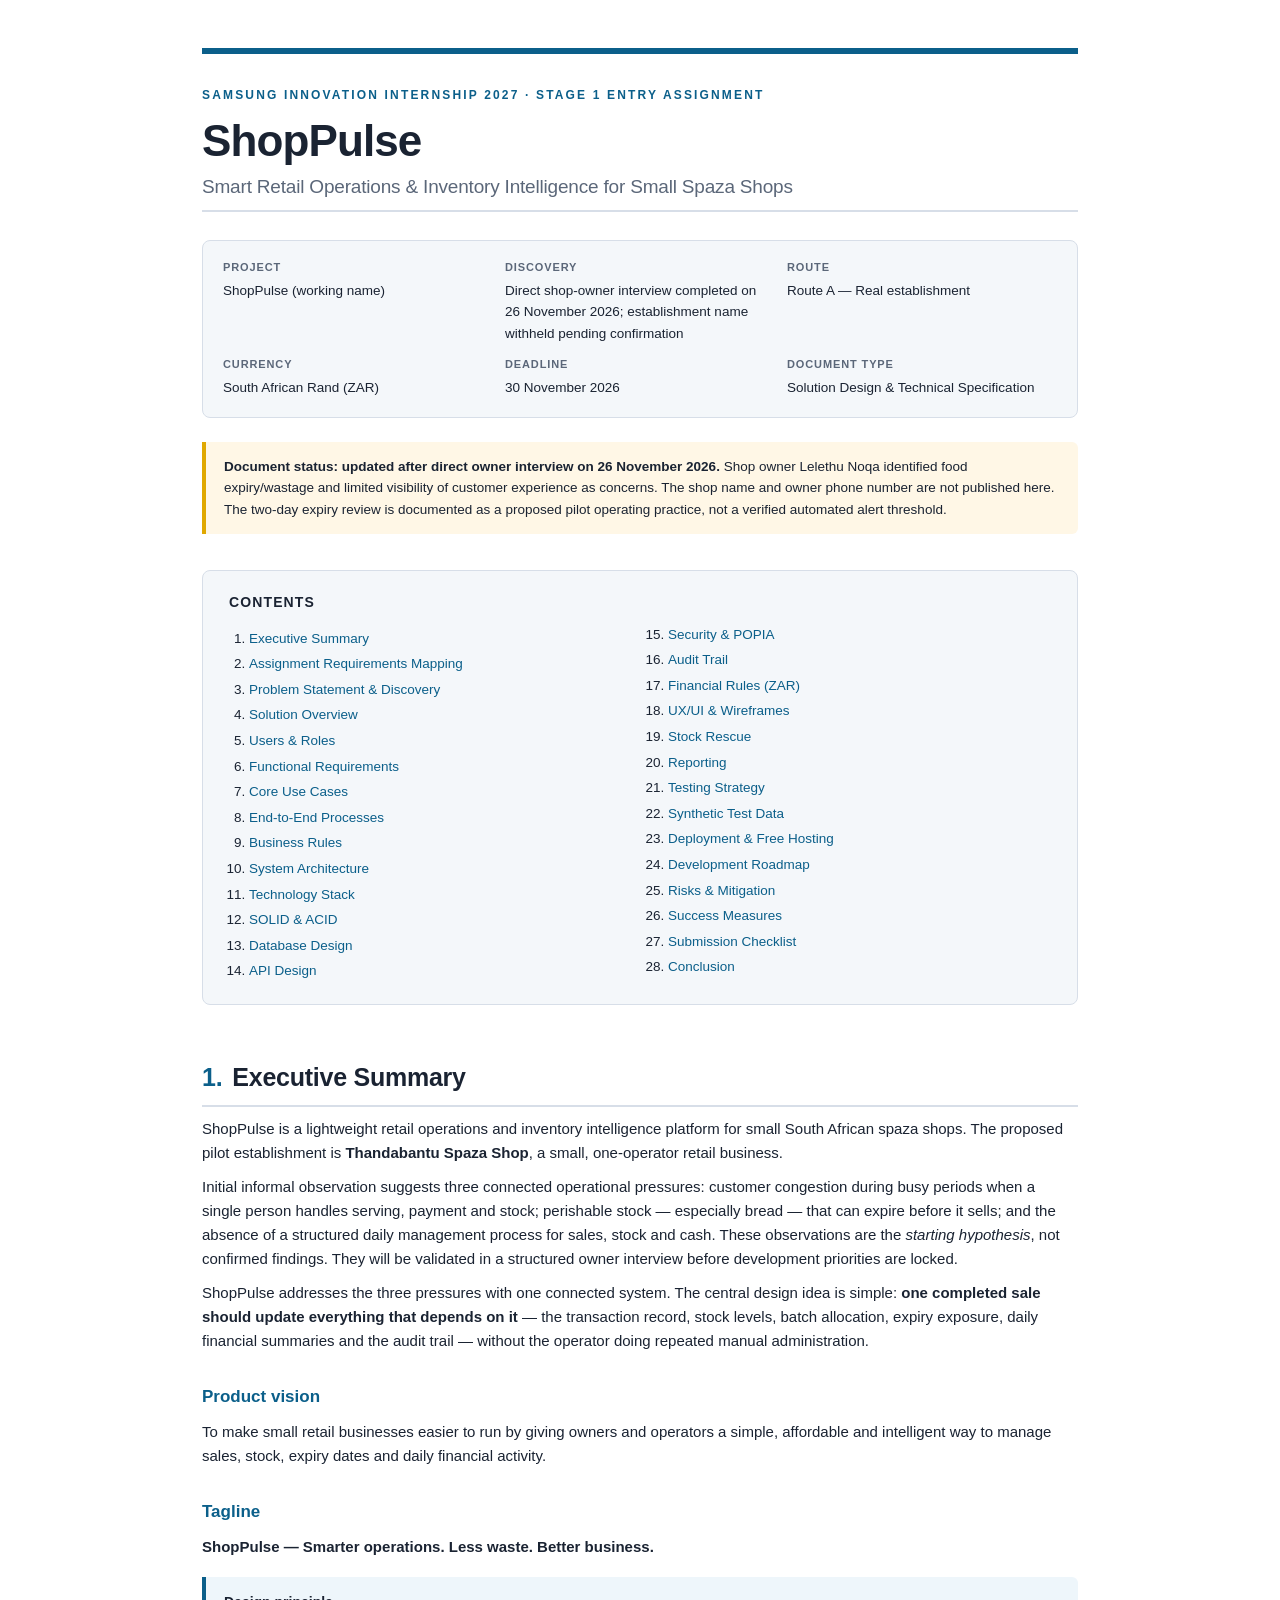
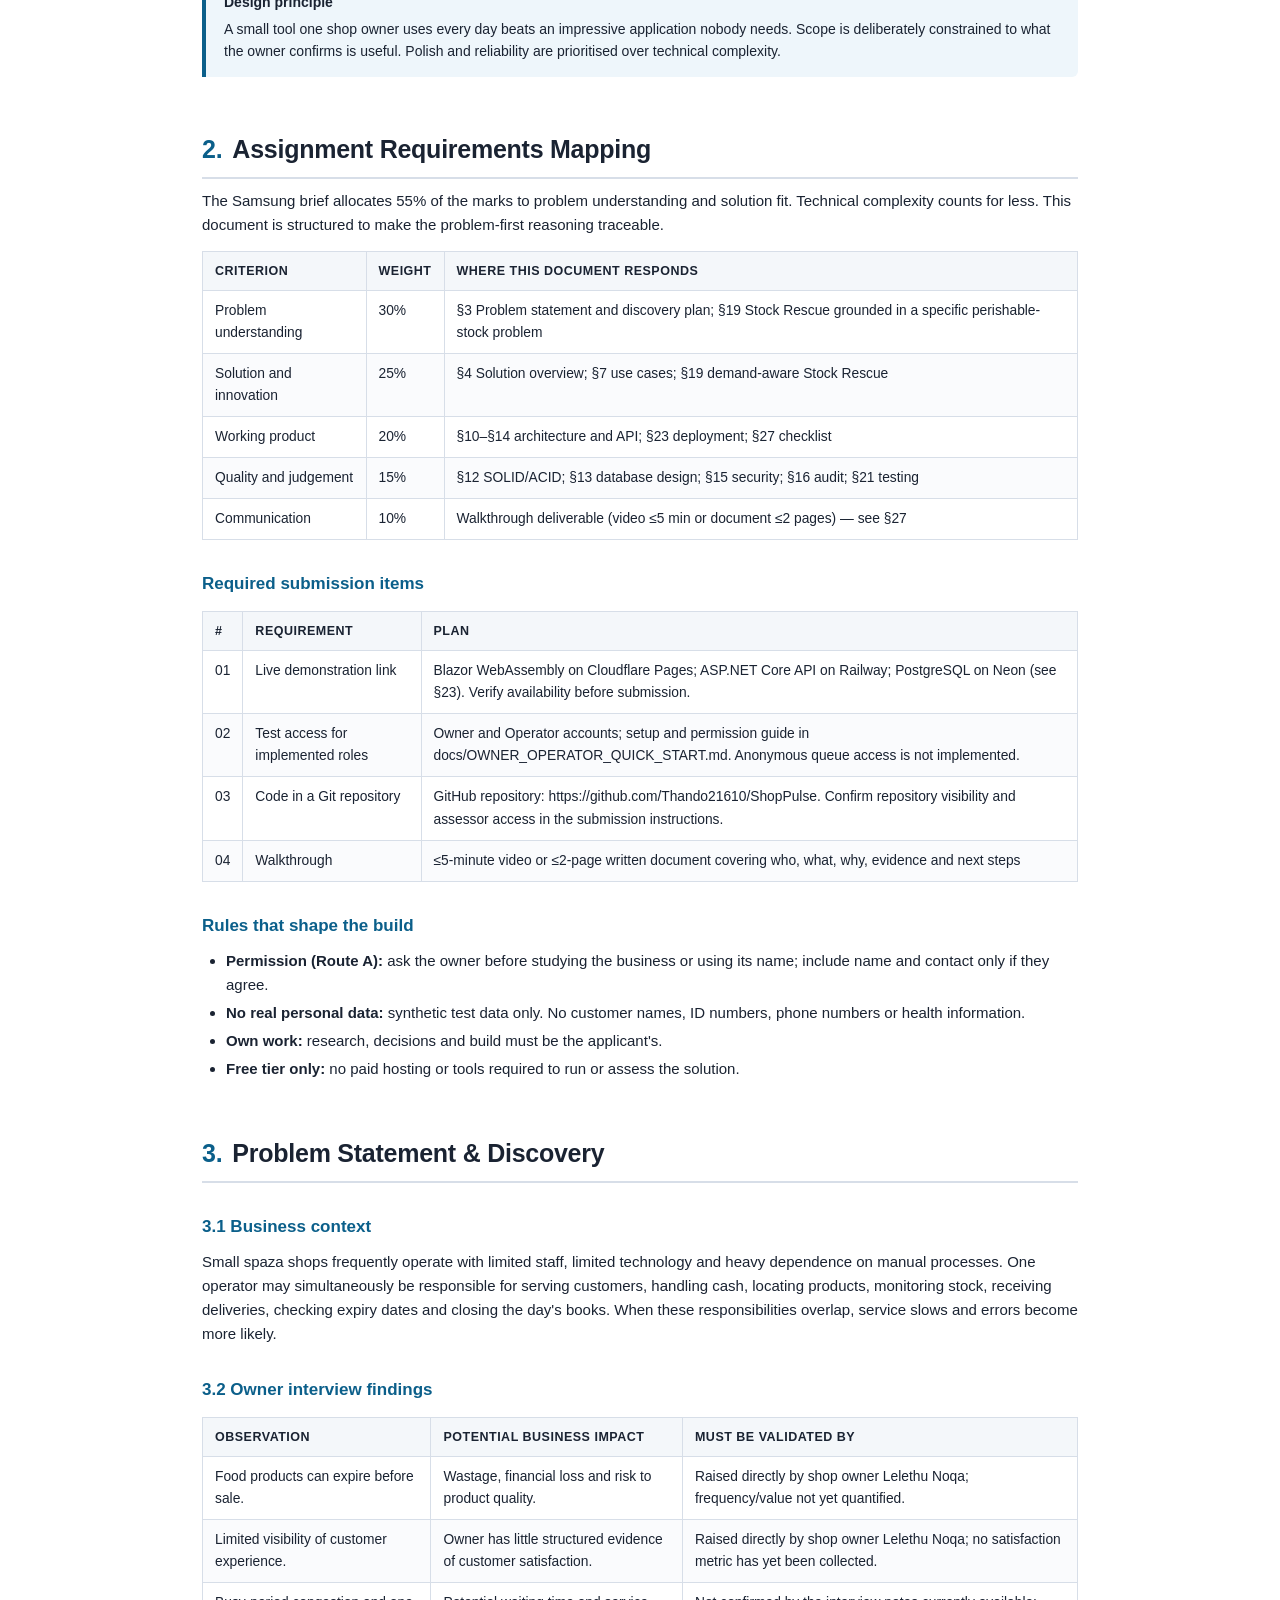
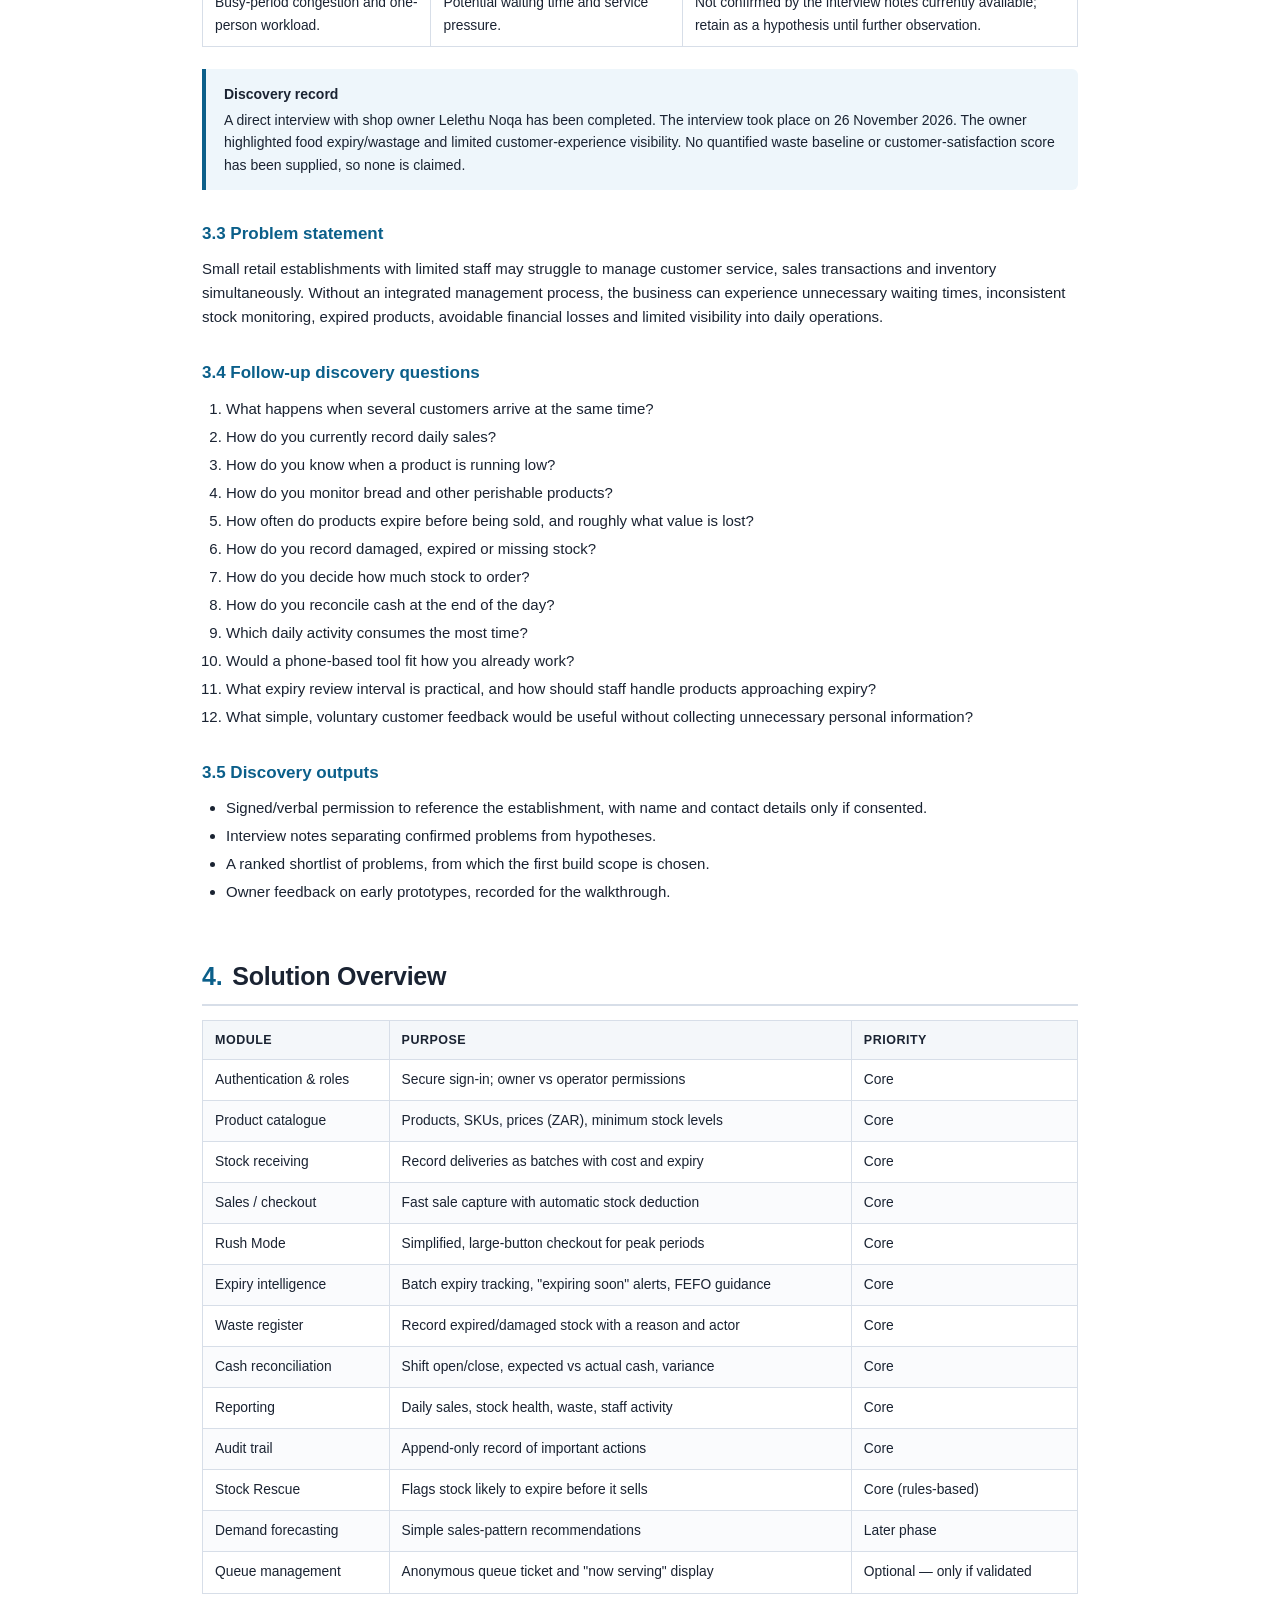
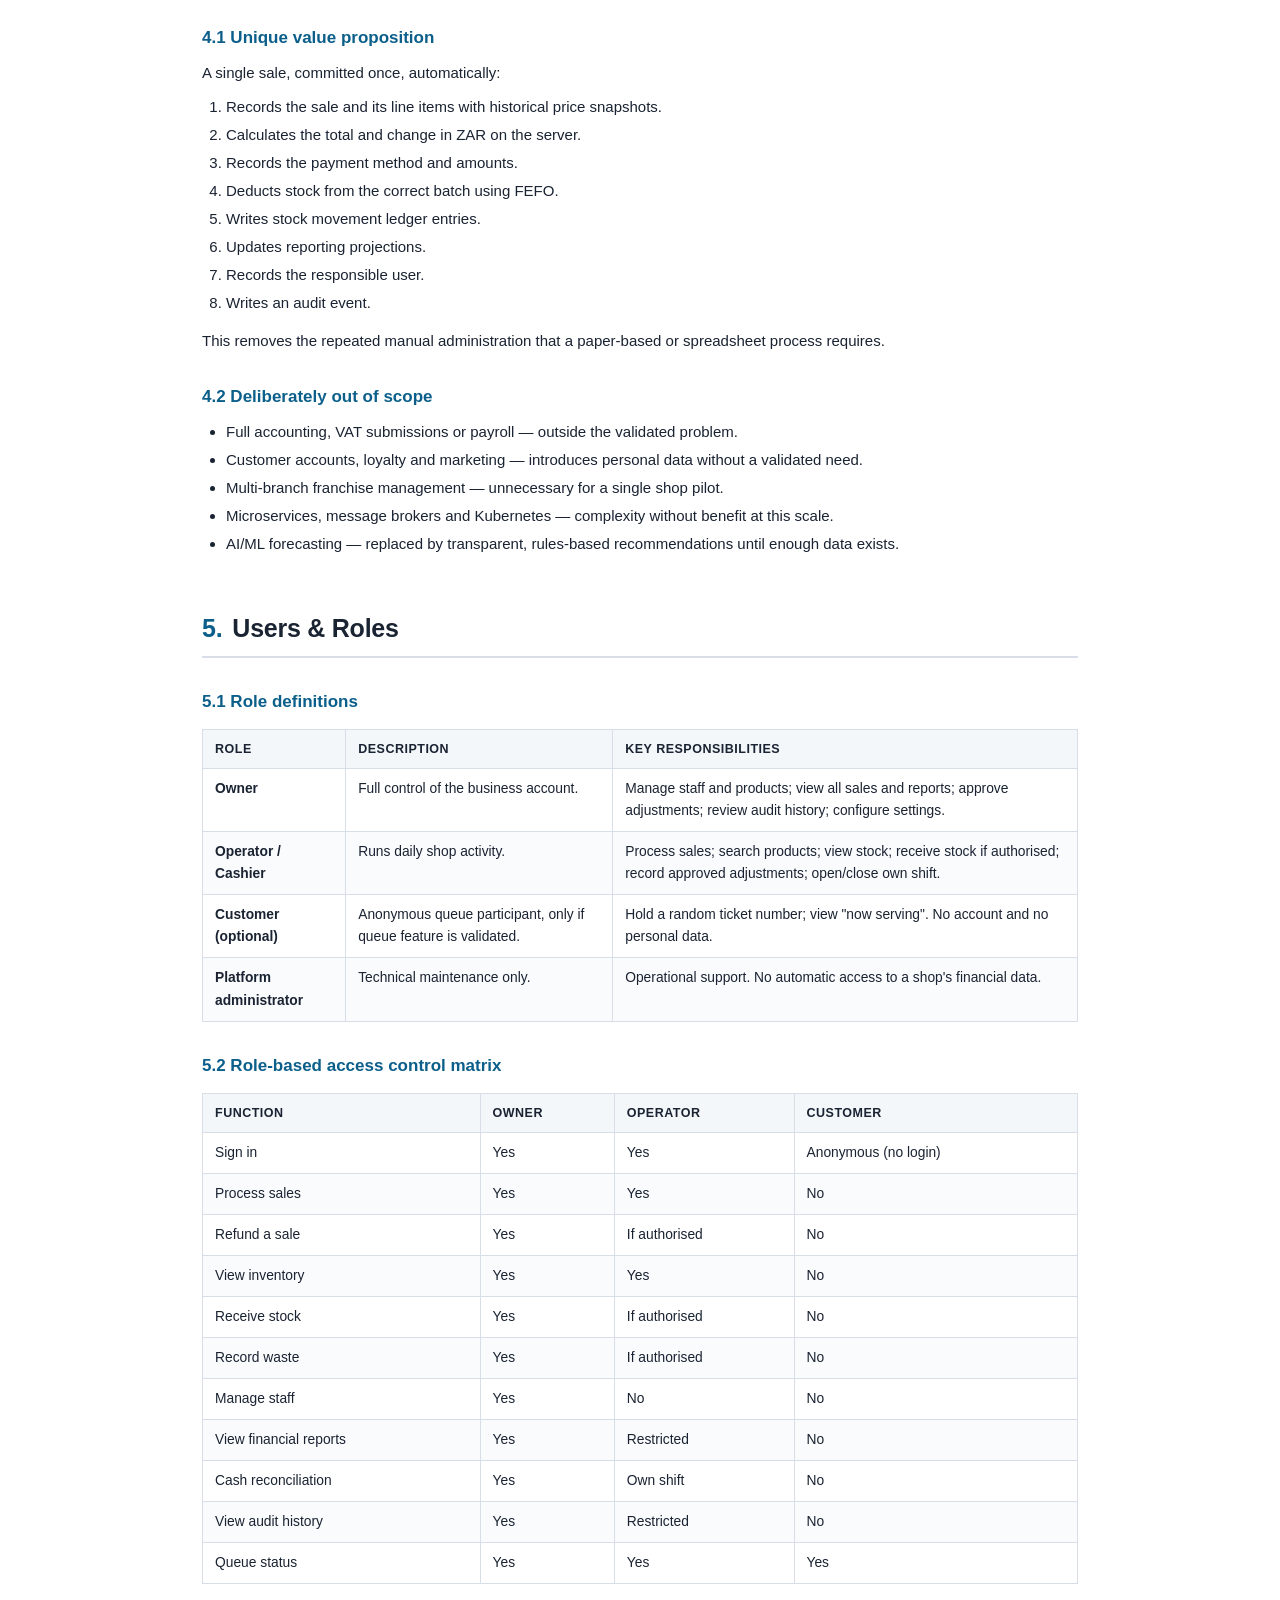
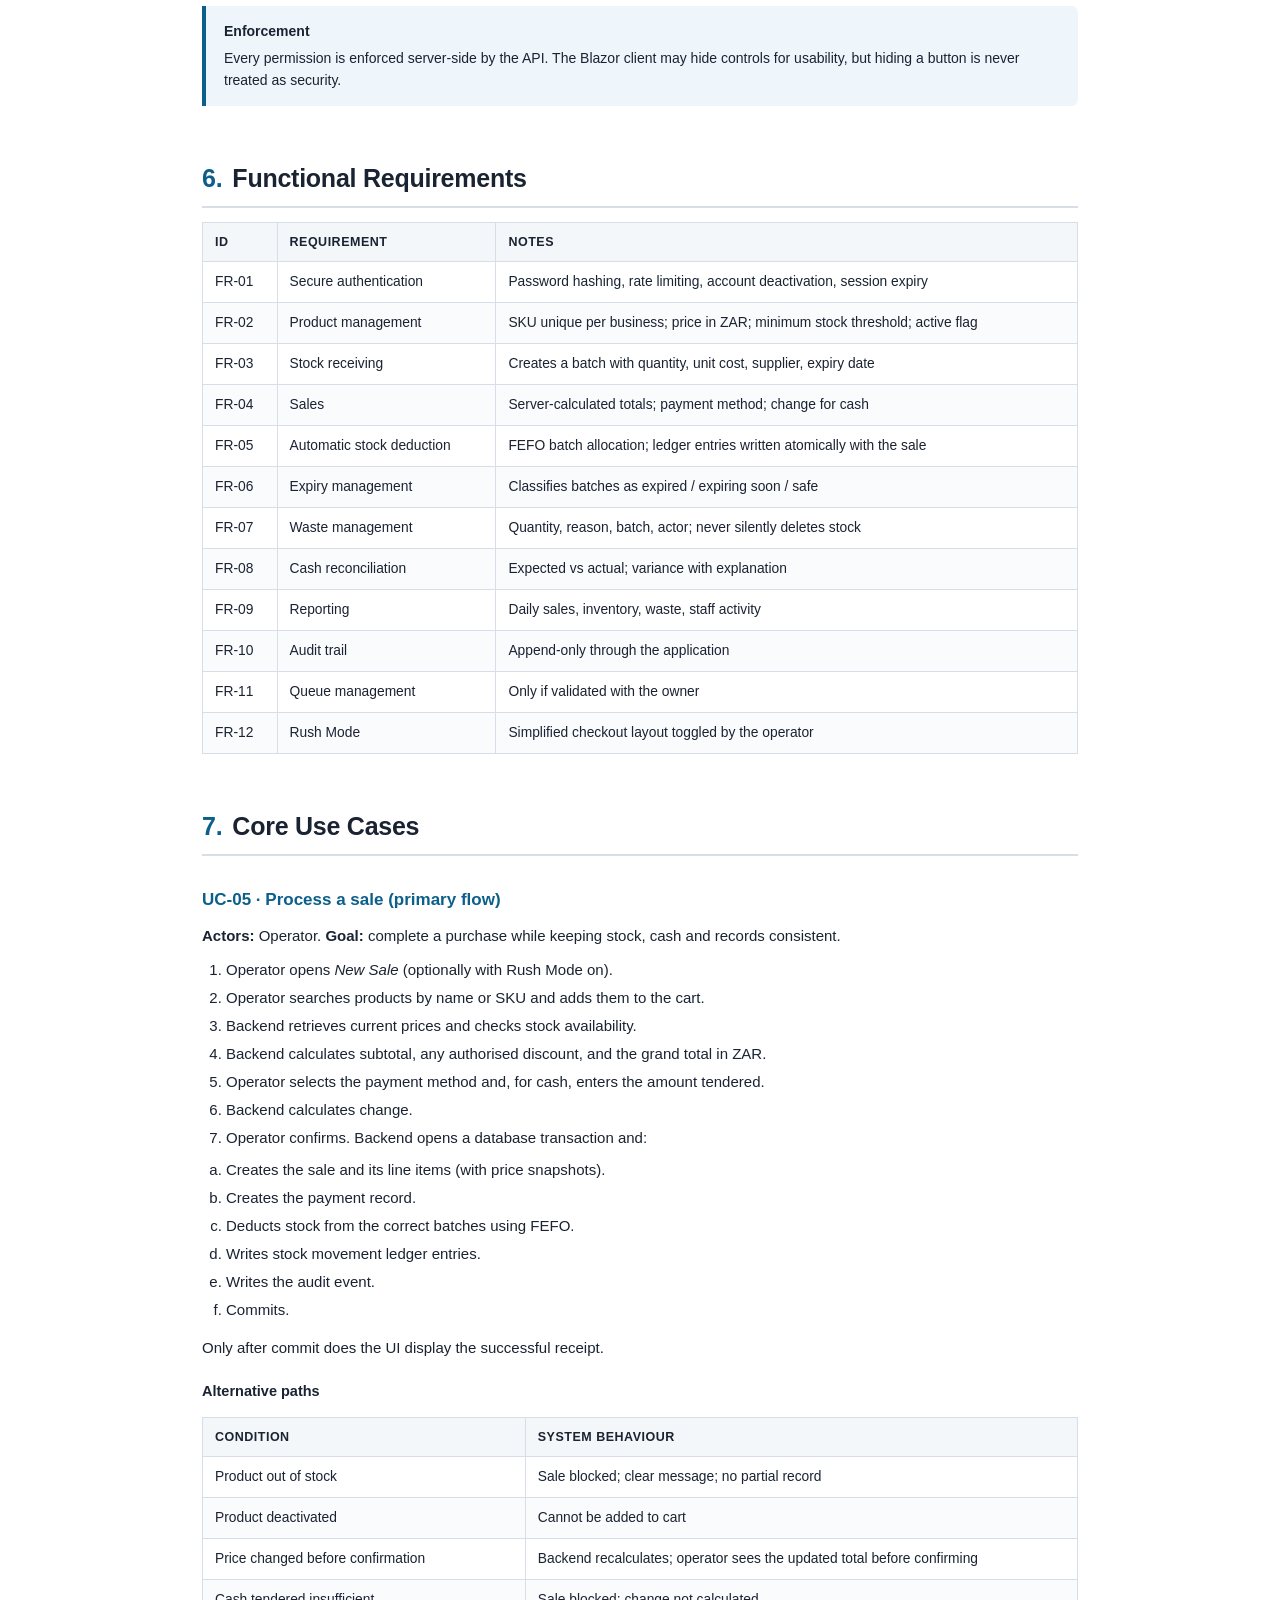
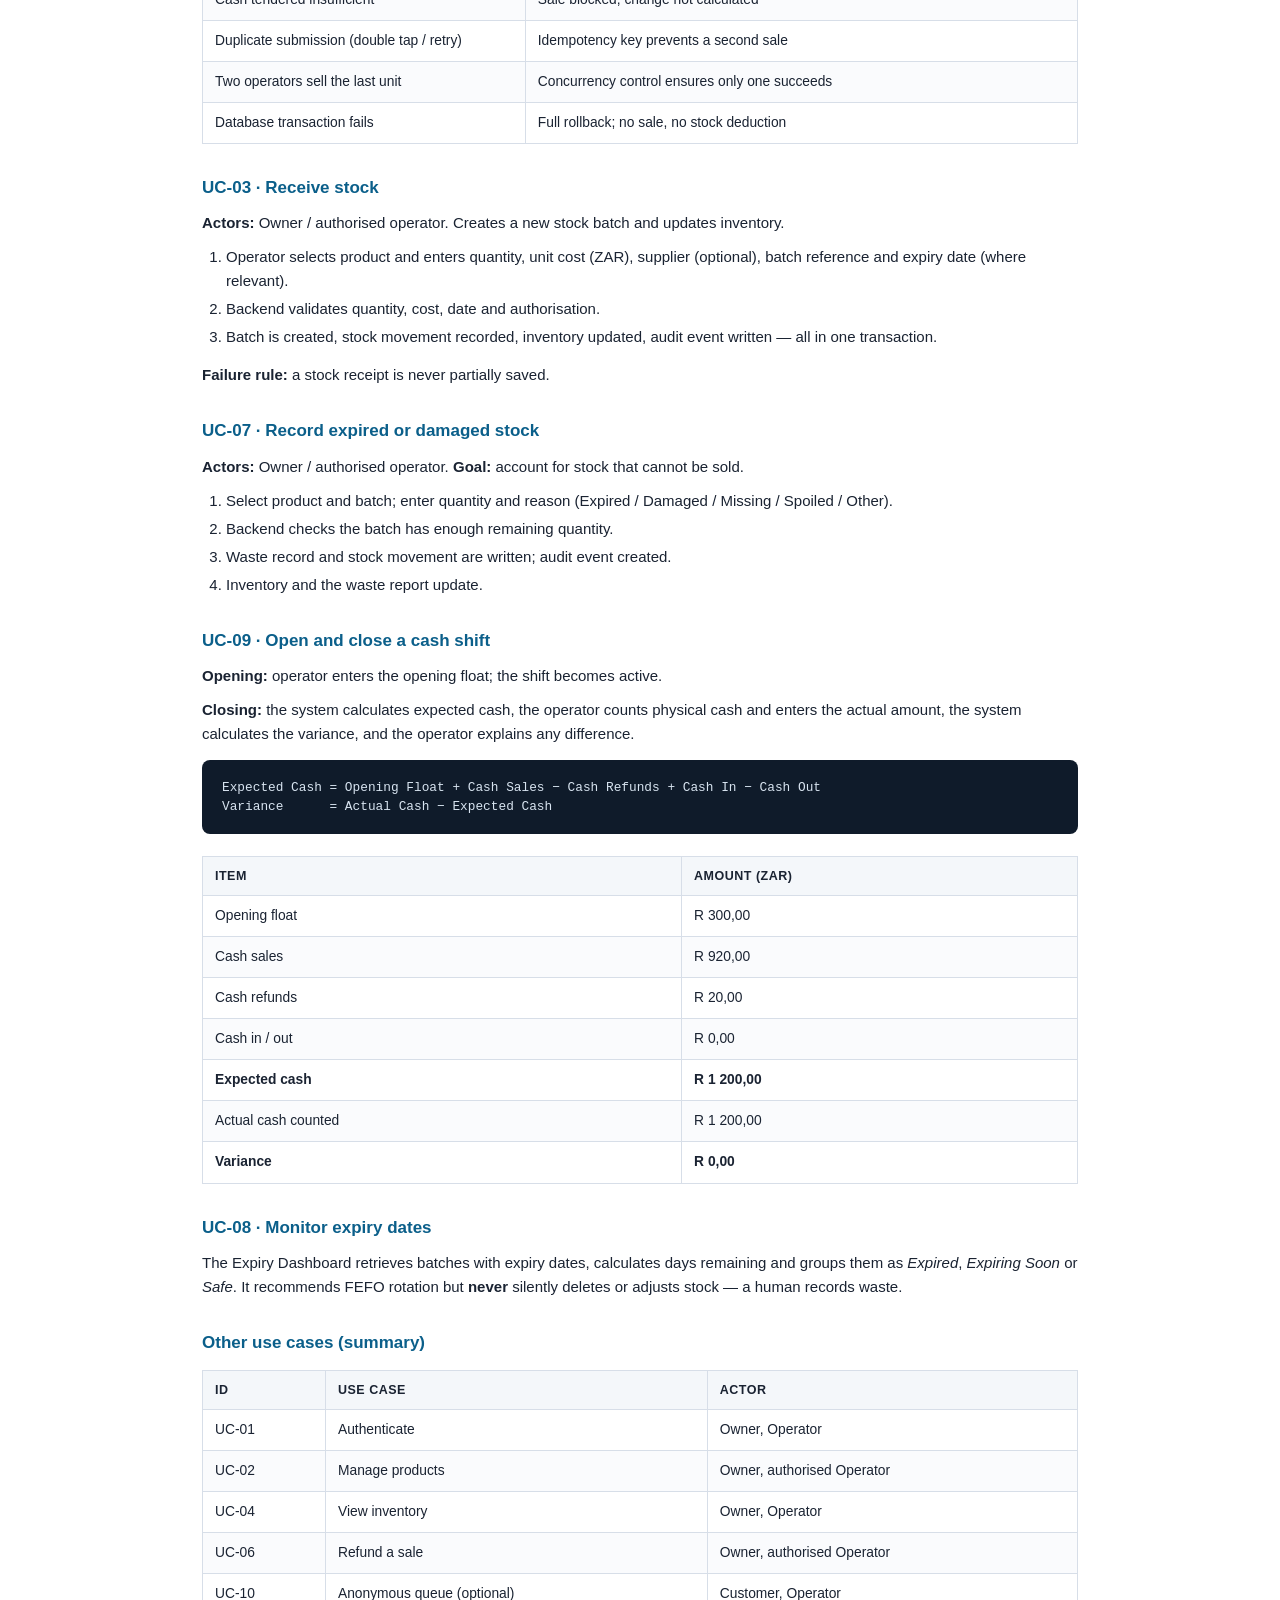
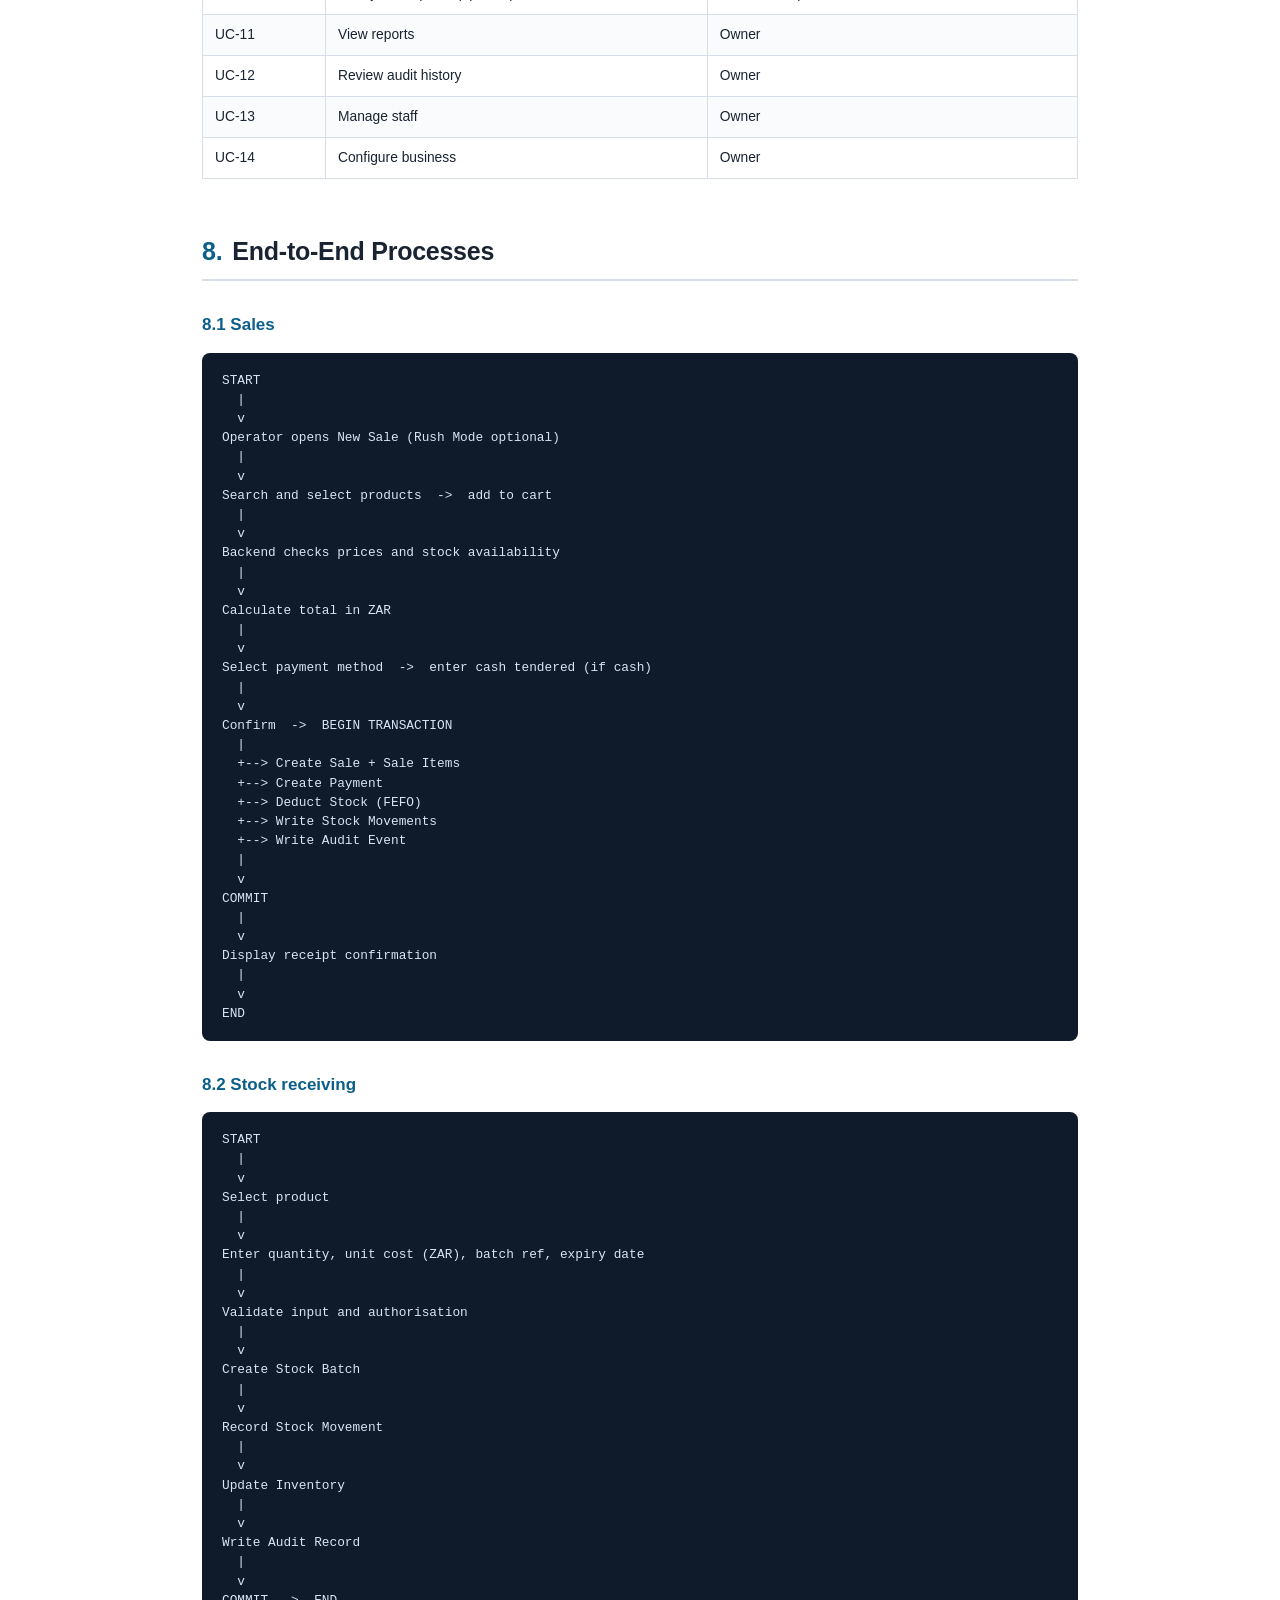
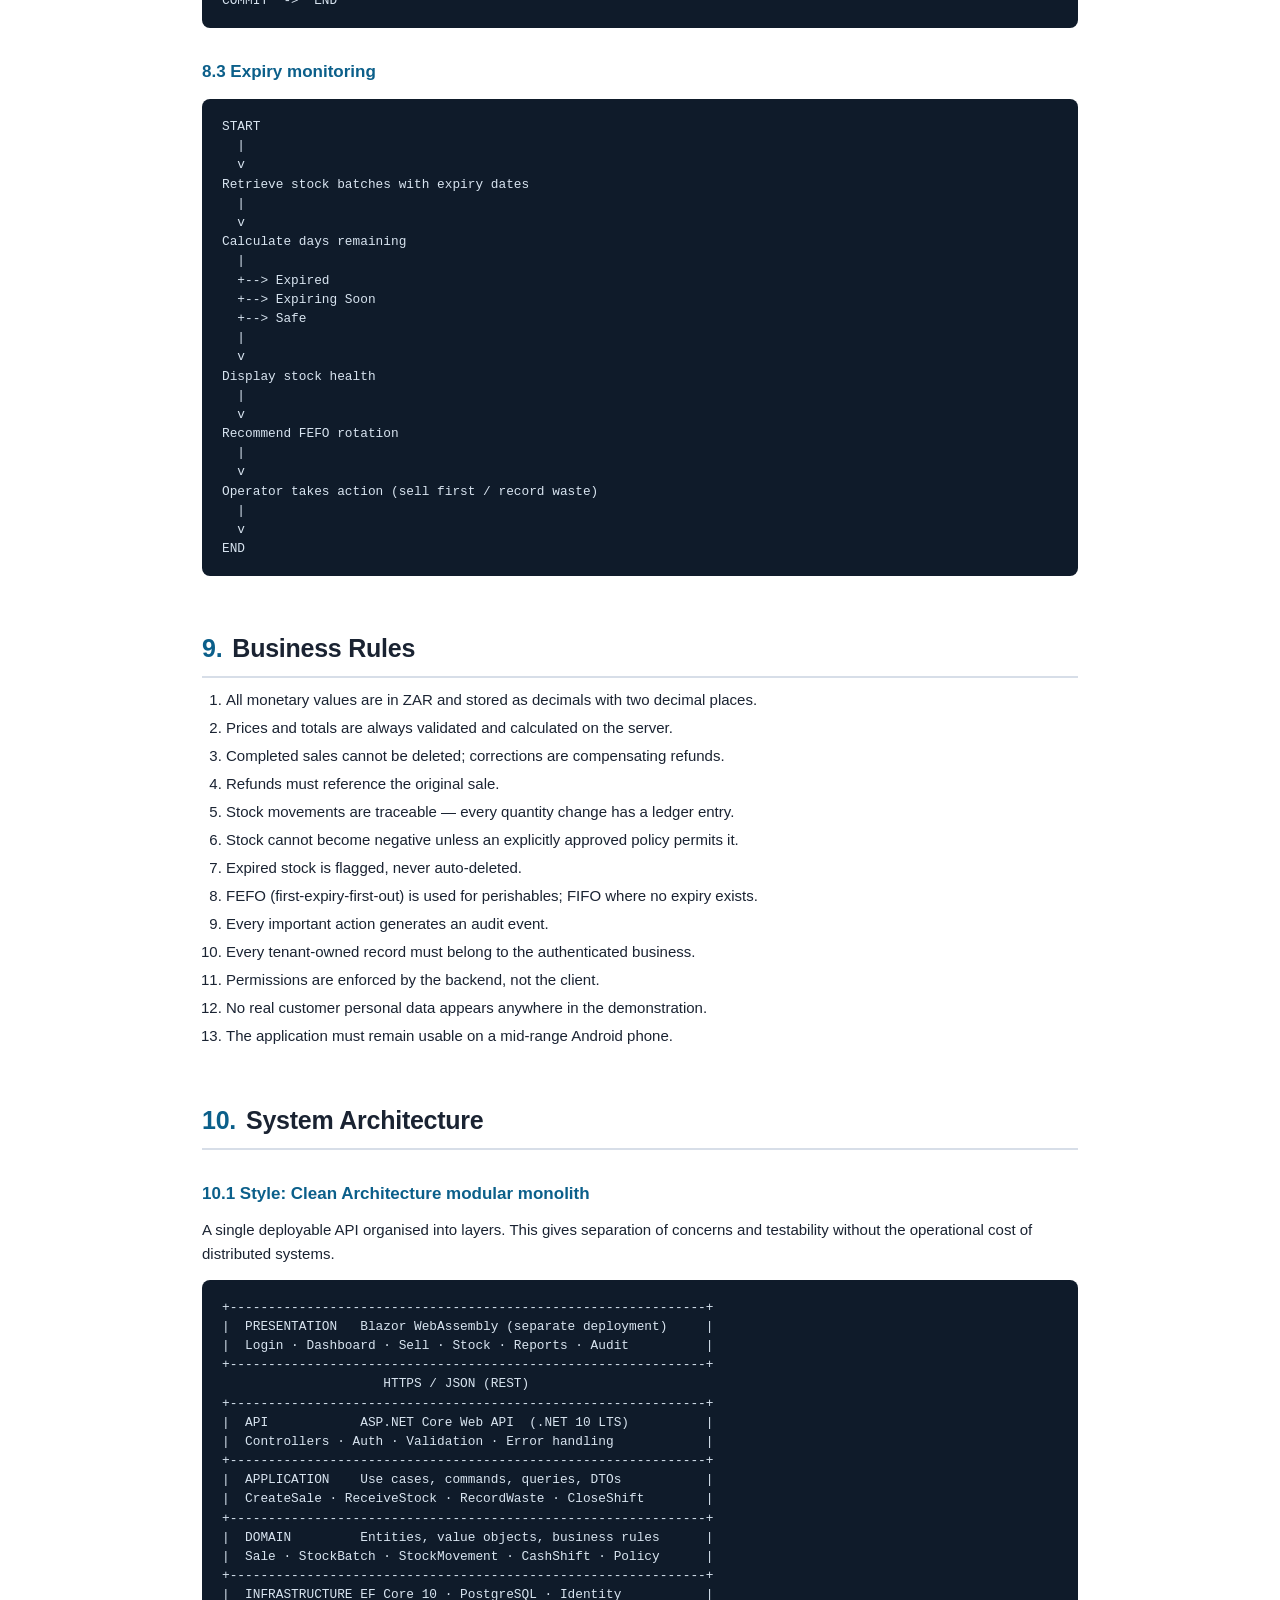
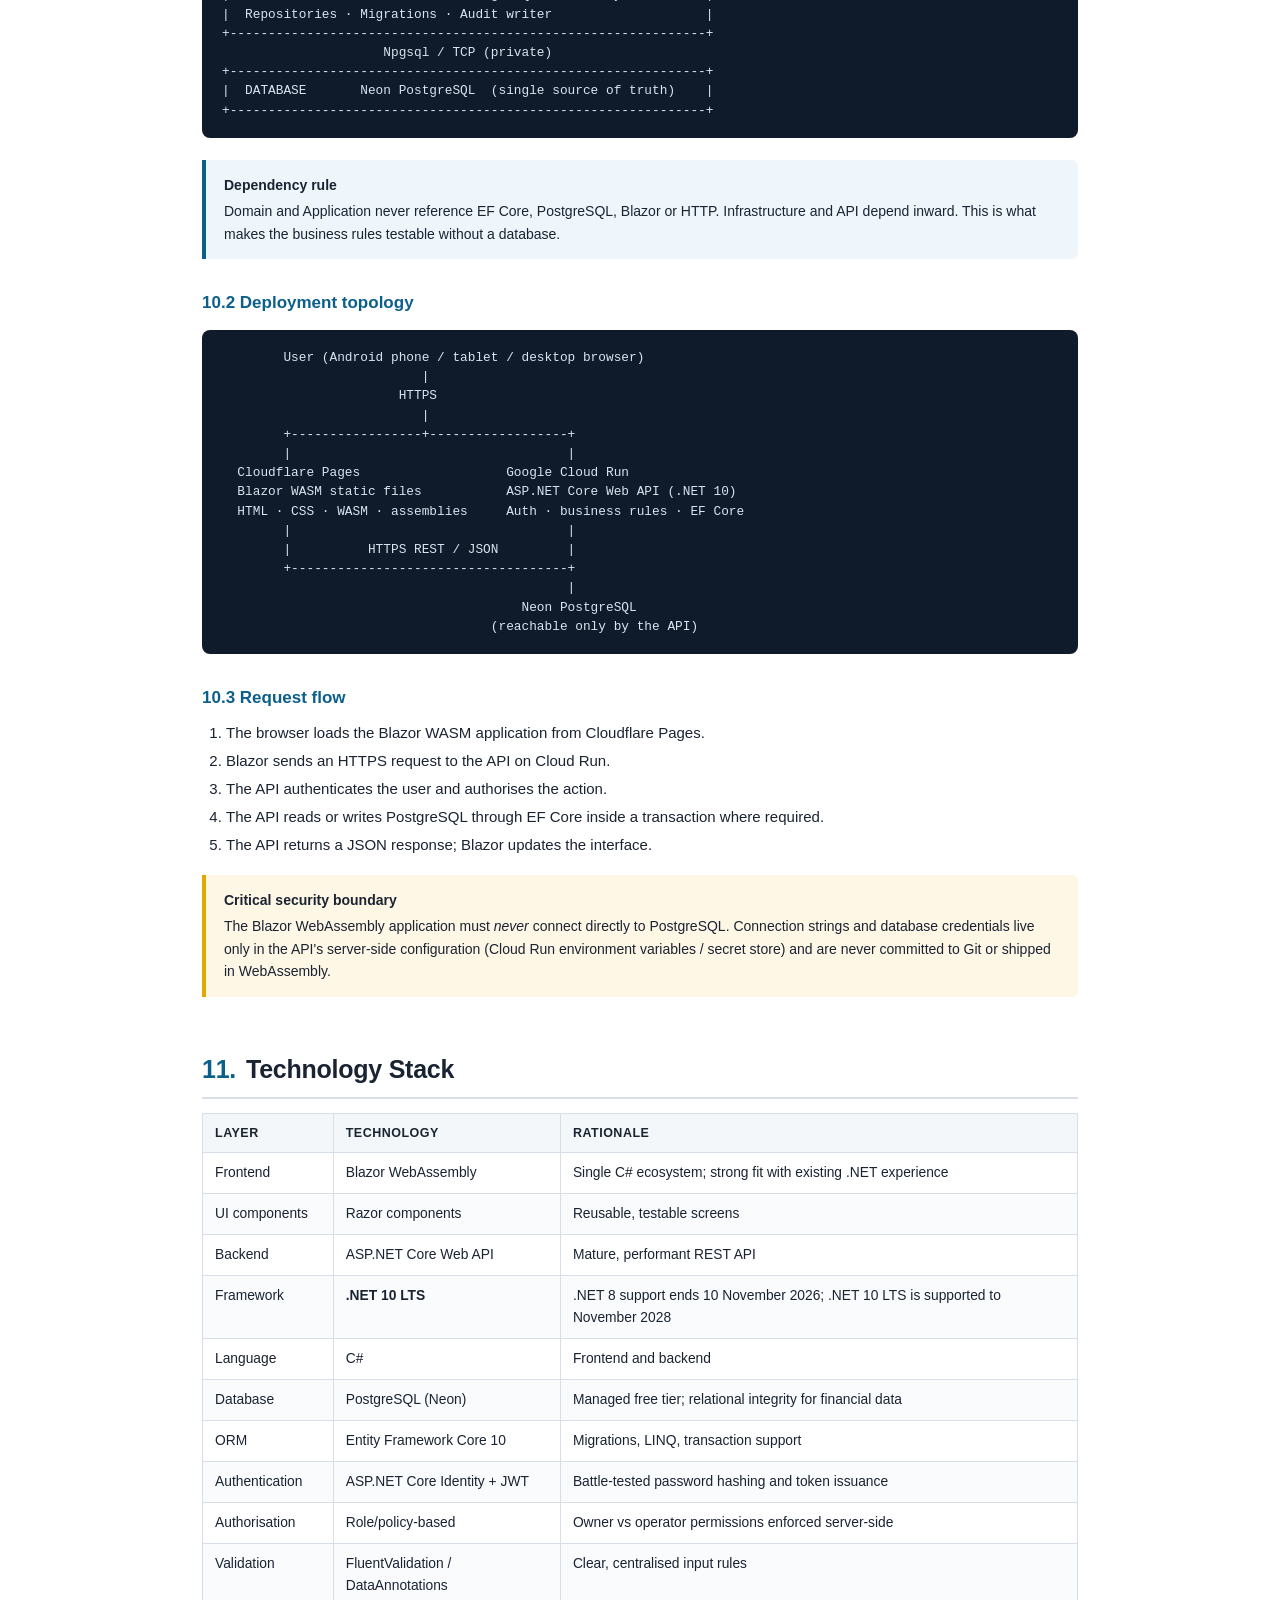
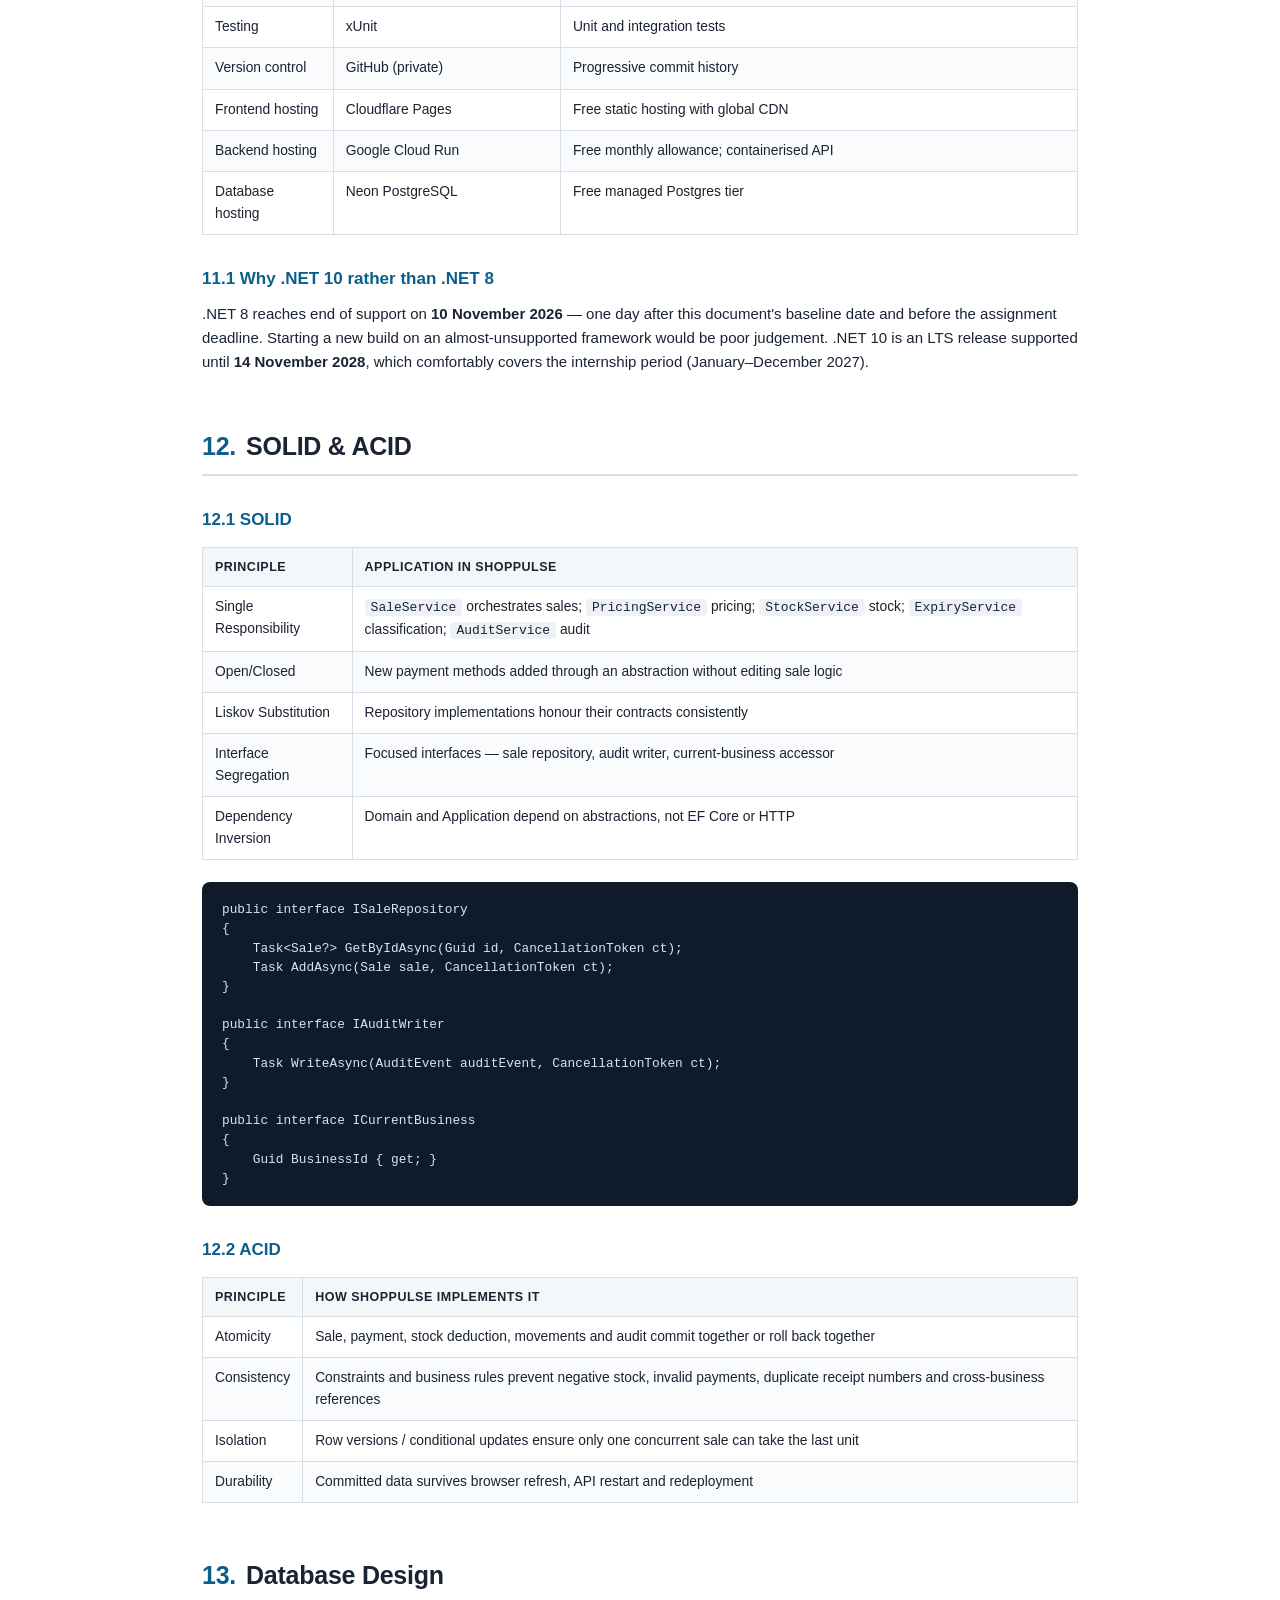
<file: docs/ShopPulse_Solution_Design_Samsung_2027.html>
<!DOCTYPE html>
<html lang="en">
<head>
<meta charset="UTF-8">
<meta name="viewport" content="width=device-width, initial-scale=1.0">
<title>ShopPulse — Solution Design &amp; Technical Specification | Samsung Innovation Internship 2027</title>
<style>
  :root{
    --ink:#1a2332;
    --muted:#5b6779;
    --accent:#0b5f8a;
    --accent-2:#0e7c66;
    --line:#d7dee8;
    --bg-soft:#f4f7fa;
    --warn-bg:#fff7e6;
    --warn-line:#e0a800;
    --note-bg:#eef6fb;
    --note-line:#0b5f8a;
  }
  *{box-sizing:border-box;}
  html{scroll-behavior:smooth;}
  body{
    margin:0;
    background:#fff;
    color:var(--ink);
    font-family: -apple-system, BlinkMacSystemFont, "Segoe UI", Roboto, Helvetica, Arial, sans-serif;
    font-size:15px;
    line-height:1.6;
  }
  .page{max-width:940px;margin:0 auto;padding:48px 32px 80px;}
  /* Cover */
  .cover{
    border-top:6px solid var(--accent);
    padding-top:32px;
    margin-bottom:8px;
  }
  .cover .kicker{
    text-transform:uppercase;
    letter-spacing:.18em;
    font-size:12px;
    font-weight:700;
    color:var(--accent);
  }
  .cover h1{
    font-size:44px;
    line-height:1.1;
    margin:12px 0 6px;
    letter-spacing:-.02em;
  }
  .cover h2{
    font-size:19px;
    font-weight:500;
    color:var(--muted);
    margin:0 0 28px;
  }
  .meta{
    display:grid;
    grid-template-columns:repeat(auto-fit,minmax(200px,1fr));
    gap:12px;
    background:var(--bg-soft);
    border:1px solid var(--line);
    border-radius:8px;
    padding:18px 20px;
    margin-bottom:24px;
  }
  .meta div{font-size:13.5px;}
  .meta strong{display:block;color:var(--muted);font-size:11px;text-transform:uppercase;letter-spacing:.08em;margin-bottom:3px;}
  .status-note{
    border-left:4px solid var(--warn-line);
    background:var(--warn-bg);
    padding:14px 18px;
    border-radius:0 6px 6px 0;
    font-size:13.5px;
    margin-bottom:36px;
  }
  /* Headings */
  h2{
    font-size:25px;
    margin:52px 0 6px;
    padding-bottom:8px;
    border-bottom:2px solid var(--line);
    letter-spacing:-.01em;
  }
  h2 .num{color:var(--accent);font-weight:800;margin-right:10px;}
  h3{font-size:17px;margin:30px 0 8px;color:var(--accent);}
  h4{font-size:14.5px;margin:20px 0 6px;}
  p{margin:10px 0;}
  ul,ol{margin:10px 0 14px;padding-left:24px;}
  li{margin:4px 0;}
  /* Tables */
  table{
    width:100%;
    border-collapse:collapse;
    margin:14px 0 22px;
    font-size:13.8px;
  }
  th,td{
    border:1px solid var(--line);
    padding:9px 12px;
    text-align:left;
    vertical-align:top;
  }
  th{background:var(--bg-soft);font-weight:700;font-size:12.5px;text-transform:uppercase;letter-spacing:.04em;}
  tbody tr:nth-child(even){background:#fafbfd;}
  /* Callouts */
  .note,.warn{
    padding:14px 18px;
    border-radius:0 6px 6px 0;
    margin:18px 0;
    font-size:14px;
  }
  .note{background:var(--note-bg);border-left:4px solid var(--note-line);}
  .warn{background:var(--warn-bg);border-left:4px solid var(--warn-line);}
  .note strong,.warn strong{display:block;margin-bottom:4px;}
  /* Code / diagrams */
  pre{
    background:#0f1b2a;
    color:#d8e4f0;
    padding:18px 20px;
    border-radius:8px;
    overflow-x:auto;
    font-family:"SFMono-Regular",Consolas,"Liberation Mono",Menlo,monospace;
    font-size:12.8px;
    line-height:1.5;
    margin:14px 0 22px;
  }
  code.inline{
    background:#eef2f7;
    padding:1px 6px;
    border-radius:4px;
    font-family:Consolas,Menlo,monospace;
    font-size:13px;
  }
  /* Wireframe grid */
  .wf-grid{
    display:grid;
    grid-template-columns:repeat(auto-fit,minmax(280px,1fr));
    gap:16px;
    margin:18px 0 26px;
  }
  .wf{
    border:1px solid var(--line);
    border-radius:8px;
    overflow:hidden;
    background:#fff;
    break-inside:avoid;
  }
  .wf .wf-title{
    background:var(--bg-soft);
    border-bottom:1px solid var(--line);
    font-size:11.5px;
    font-weight:700;
    text-transform:uppercase;
    letter-spacing:.06em;
    padding:7px 12px;
    color:var(--muted);
  }
  .wf pre{
    margin:0;
    border-radius:0;
    background:#fff;
    color:var(--ink);
    font-size:11.5px;
    padding:12px;
  }
  /* TOC */
  .toc{
    background:var(--bg-soft);
    border:1px solid var(--line);
    border-radius:8px;
    padding:20px 26px;
    margin-bottom:8px;
  }
  .toc h3{margin:0 0 10px;color:var(--ink);font-size:14px;text-transform:uppercase;letter-spacing:.08em;}
  .toc ol{columns:2;column-gap:36px;margin:0;padding-left:20px;font-size:13.5px;}
  .toc a{color:var(--accent);text-decoration:none;}
  .toc a:hover{text-decoration:underline;}
  /* Checklist */
  .check{list-style:none;padding-left:0;}
  .check li{padding-left:26px;position:relative;margin:7px 0;}
  .check li::before{
    content:"☐";
    position:absolute;
    left:0;
    font-size:16px;
    color:var(--accent);
  }
  footer{
    margin-top:60px;
    padding-top:18px;
    border-top:1px solid var(--line);
    font-size:12.5px;
    color:var(--muted);
  }
  /* Print */
  @media print{
    body{font-size:10.5pt;}
    .page{max-width:100%;padding:0 6mm;}
    h2{page-break-after:avoid;margin-top:26px;}
    h3,h4{page-break-after:avoid;}
    table,.wf,pre{page-break-inside:avoid;}
    .toc ol{columns:2;}
    a{color:inherit;text-decoration:none;}
    pre{background:#f0f3f7;color:#111;}
  }
</style>
</head>
<body>
<div class="page">

<!-- ================= COVER ================= -->
<header class="cover">
  <div class="kicker">Samsung Innovation Internship 2027 · Stage 1 Entry Assignment</div>
  <h1>ShopPulse</h1>
  <h2>Smart Retail Operations &amp; Inventory Intelligence for Small Spaza Shops</h2>

  <div class="meta">
    <div><strong>Project</strong>ShopPulse (working name)</div>
    <div><strong>Discovery</strong>Direct shop-owner interview completed on 26 November 2026; establishment name withheld pending confirmation</div>
    <div><strong>Route</strong>Route A — Real establishment</div>
    <div><strong>Currency</strong>South African Rand (ZAR)</div>
    <div><strong>Deadline</strong>30 November 2026</div>
    <div><strong>Document type</strong>Solution Design &amp; Technical Specification</div>
  </div>

  <div class="status-note">
    <strong>Document status: updated after direct owner interview on 26 November 2026.</strong>
    Shop owner Lelethu Noqa identified food expiry/wastage and limited visibility of customer experience as concerns. The shop name and owner phone number are not published here. The two-day expiry review is documented as a proposed pilot operating practice, not a verified automated alert threshold.
  </div>
</header>

<!-- ================= TOC ================= -->
<nav class="toc">
  <h3>Contents</h3>
  <ol>
    <li><a href="#s1">Executive Summary</a></li>
    <li><a href="#s2">Assignment Requirements Mapping</a></li>
    <li><a href="#s3">Problem Statement &amp; Discovery</a></li>
    <li><a href="#s4">Solution Overview</a></li>
    <li><a href="#s5">Users &amp; Roles</a></li>
    <li><a href="#s6">Functional Requirements</a></li>
    <li><a href="#s7">Core Use Cases</a></li>
    <li><a href="#s8">End-to-End Processes</a></li>
    <li><a href="#s9">Business Rules</a></li>
    <li><a href="#s10">System Architecture</a></li>
    <li><a href="#s11">Technology Stack</a></li>
    <li><a href="#s12">SOLID &amp; ACID</a></li>
    <li><a href="#s13">Database Design</a></li>
    <li><a href="#s14">API Design</a></li>
    <li><a href="#s15">Security &amp; POPIA</a></li>
    <li><a href="#s16">Audit Trail</a></li>
    <li><a href="#s17">Financial Rules (ZAR)</a></li>
    <li><a href="#s18">UX/UI &amp; Wireframes</a></li>
    <li><a href="#s19">Stock Rescue</a></li>
    <li><a href="#s20">Reporting</a></li>
    <li><a href="#s21">Testing Strategy</a></li>
    <li><a href="#s22">Synthetic Test Data</a></li>
    <li><a href="#s23">Deployment &amp; Free Hosting</a></li>
    <li><a href="#s24">Development Roadmap</a></li>
    <li><a href="#s25">Risks &amp; Mitigation</a></li>
    <li><a href="#s26">Success Measures</a></li>
    <li><a href="#s27">Submission Checklist</a></li>
    <li><a href="#s28">Conclusion</a></li>
  </ol>
</nav>

<!-- ================= 1. EXEC SUMMARY ================= -->
<h2 id="s1"><span class="num">1.</span>Executive Summary</h2>

<p>ShopPulse is a lightweight retail operations and inventory intelligence platform for small South African spaza shops. The proposed pilot establishment is <strong>Thandabantu Spaza Shop</strong>, a small, one-operator retail business.</p>

<p>Initial informal observation suggests three connected operational pressures: customer congestion during busy periods when a single person handles serving, payment and stock; perishable stock — especially bread — that can expire before it sells; and the absence of a structured daily management process for sales, stock and cash. These observations are the <em>starting hypothesis</em>, not confirmed findings. They will be validated in a structured owner interview before development priorities are locked.</p>

<p>ShopPulse addresses the three pressures with one connected system. The central design idea is simple: <strong>one completed sale should update everything that depends on it</strong> — the transaction record, stock levels, batch allocation, expiry exposure, daily financial summaries and the audit trail — without the operator doing repeated manual administration.</p>

<h3>Product vision</h3>
<p>To make small retail businesses easier to run by giving owners and operators a simple, affordable and intelligent way to manage sales, stock, expiry dates and daily financial activity.</p>

<h3>Tagline</h3>
<p><strong>ShopPulse — Smarter operations. Less waste. Better business.</strong></p>

<div class="note">
  <strong>Design principle</strong>
  A small tool one shop owner uses every day beats an impressive application nobody needs. Scope is deliberately constrained to what the owner confirms is useful. Polish and reliability are prioritised over technical complexity.
</div>

<!-- ================= 2. REQUIREMENTS MAPPING ================= -->
<h2 id="s2"><span class="num">2.</span>Assignment Requirements Mapping</h2>

<p>The Samsung brief allocates 55% of the marks to problem understanding and solution fit. Technical complexity counts for less. This document is structured to make the problem-first reasoning traceable.</p>

<table>
  <thead>
    <tr><th>Criterion</th><th>Weight</th><th>Where this document responds</th></tr>
  </thead>
  <tbody>
    <tr><td>Problem understanding</td><td>30%</td><td>§3 Problem statement and discovery plan; §19 Stock Rescue grounded in a specific perishable-stock problem</td></tr>
    <tr><td>Solution and innovation</td><td>25%</td><td>§4 Solution overview; §7 use cases; §19 demand-aware Stock Rescue</td></tr>
    <tr><td>Working product</td><td>20%</td><td>§10–§14 architecture and API; §23 deployment; §27 checklist</td></tr>
    <tr><td>Quality and judgement</td><td>15%</td><td>§12 SOLID/ACID; §13 database design; §15 security; §16 audit; §21 testing</td></tr>
    <tr><td>Communication</td><td>10%</td><td>Walkthrough deliverable (video ≤5 min or document ≤2 pages) — see §27</td></tr>
  </tbody>
</table>

<h3>Required submission items</h3>
<table>
  <thead><tr><th>#</th><th>Requirement</th><th>Plan</th></tr></thead>
  <tbody>
    <tr><td>01</td><td>Live demonstration link</td><td>Blazor WebAssembly on Cloudflare Pages; ASP.NET Core API on Railway; PostgreSQL on Neon (see §23). Verify availability before submission.</td></tr>
    <tr><td>02</td><td>Test access for implemented roles</td><td>Owner and Operator accounts; setup and permission guide in docs/OWNER_OPERATOR_QUICK_START.md. Anonymous queue access is not implemented.</td></tr>
    <tr><td>03</td><td>Code in a Git repository</td><td>GitHub repository: https://github.com/Thando21610/ShopPulse. Confirm repository visibility and assessor access in the submission instructions.</td></tr>
    <tr><td>04</td><td>Walkthrough</td><td>≤5-minute video or ≤2-page written document covering who, what, why, evidence and next steps</td></tr>
  </tbody>
</table>

<h3>Rules that shape the build</h3>
<ul>
  <li><strong>Permission (Route A):</strong> ask the owner before studying the business or using its name; include name and contact only if they agree.</li>
  <li><strong>No real personal data:</strong> synthetic test data only. No customer names, ID numbers, phone numbers or health information.</li>
  <li><strong>Own work:</strong> research, decisions and build must be the applicant's.</li>
  <li><strong>Free tier only:</strong> no paid hosting or tools required to run or assess the solution.</li>
</ul>

<!-- ================= 3. PROBLEM ================= -->
<h2 id="s3"><span class="num">3.</span>Problem Statement &amp; Discovery</h2>

<h3>3.1 Business context</h3>
<p>Small spaza shops frequently operate with limited staff, limited technology and heavy dependence on manual processes. One operator may simultaneously be responsible for serving customers, handling cash, locating products, monitoring stock, receiving deliveries, checking expiry dates and closing the day's books. When these responsibilities overlap, service slows and errors become more likely.</p>

<h3>3.2 Owner interview findings</h3>
<table>
  <thead><tr><th>Observation</th><th>Potential business impact</th><th>Must be validated by</th></tr></thead>
  <tbody>
    <tr><td>Food products can expire before sale.</td><td>Wastage, financial loss and risk to product quality.</td><td>Raised directly by shop owner Lelethu Noqa; frequency/value not yet quantified.</td></tr>
    <tr><td>Limited visibility of customer experience.</td><td>Owner has little structured evidence of customer satisfaction.</td><td>Raised directly by shop owner Lelethu Noqa; no satisfaction metric has yet been collected.</td></tr>
    <tr><td>Busy-period congestion and one-person workload.</td><td>Potential waiting time and service pressure.</td><td>Not confirmed by the interview notes currently available; retain as a hypothesis until further observation.</td></tr>
  </tbody>
</table>

<div class="note">
  <strong>Discovery record</strong>
  A direct interview with shop owner Lelethu Noqa has been completed. The interview took place on 26 November 2026. The owner highlighted food expiry/wastage and limited customer-experience visibility. No quantified waste baseline or customer-satisfaction score has been supplied, so none is claimed.
</div>

<h3>3.3 Problem statement</h3>
<p>Small retail establishments with limited staff may struggle to manage customer service, sales transactions and inventory simultaneously. Without an integrated management process, the business can experience unnecessary waiting times, inconsistent stock monitoring, expired products, avoidable financial losses and limited visibility into daily operations.</p>

<h3>3.4 Follow-up discovery questions</h3>
<ol>
  <li>What happens when several customers arrive at the same time?</li>
  <li>How do you currently record daily sales?</li>
  <li>How do you know when a product is running low?</li>
  <li>How do you monitor bread and other perishable products?</li>
  <li>How often do products expire before being sold, and roughly what value is lost?</li>
  <li>How do you record damaged, expired or missing stock?</li>
  <li>How do you decide how much stock to order?</li>
  <li>How do you reconcile cash at the end of the day?</li>
  <li>Which daily activity consumes the most time?</li>
  <li>Would a phone-based tool fit how you already work?</li>
  <li>What expiry review interval is practical, and how should staff handle products approaching expiry?</li>
  <li>What simple, voluntary customer feedback would be useful without collecting unnecessary personal information?</li>
</ol>

<h3>3.5 Discovery outputs</h3>
<ul>
  <li>Signed/verbal permission to reference the establishment, with name and contact details only if consented.</li>
  <li>Interview notes separating confirmed problems from hypotheses.</li>
  <li>A ranked shortlist of problems, from which the first build scope is chosen.</li>
  <li>Owner feedback on early prototypes, recorded for the walkthrough.</li>
</ul>

<!-- ================= 4. SOLUTION ================= -->
<h2 id="s4"><span class="num">4.</span>Solution Overview</h2>

<table>
  <thead><tr><th>Module</th><th>Purpose</th><th>Priority</th></tr></thead>
  <tbody>
    <tr><td>Authentication &amp; roles</td><td>Secure sign-in; owner vs operator permissions</td><td>Core</td></tr>
    <tr><td>Product catalogue</td><td>Products, SKUs, prices (ZAR), minimum stock levels</td><td>Core</td></tr>
    <tr><td>Stock receiving</td><td>Record deliveries as batches with cost and expiry</td><td>Core</td></tr>
    <tr><td>Sales / checkout</td><td>Fast sale capture with automatic stock deduction</td><td>Core</td></tr>
    <tr><td>Rush Mode</td><td>Simplified, large-button checkout for peak periods</td><td>Core</td></tr>
    <tr><td>Expiry intelligence</td><td>Batch expiry tracking, "expiring soon" alerts, FEFO guidance</td><td>Core</td></tr>
    <tr><td>Waste register</td><td>Record expired/damaged stock with a reason and actor</td><td>Core</td></tr>
    <tr><td>Cash reconciliation</td><td>Shift open/close, expected vs actual cash, variance</td><td>Core</td></tr>
    <tr><td>Reporting</td><td>Daily sales, stock health, waste, staff activity</td><td>Core</td></tr>
    <tr><td>Audit trail</td><td>Append-only record of important actions</td><td>Core</td></tr>
    <tr><td>Stock Rescue</td><td>Flags stock likely to expire before it sells</td><td>Core (rules-based)</td></tr>
    <tr><td>Demand forecasting</td><td>Simple sales-pattern recommendations</td><td>Later phase</td></tr>
    <tr><td>Queue management</td><td>Anonymous queue ticket and "now serving" display</td><td>Optional — only if validated</td></tr>
  </tbody>
</table>

<h3>4.1 Unique value proposition</h3>
<p>A single sale, committed once, automatically:</p>
<ol>
  <li>Records the sale and its line items with historical price snapshots.</li>
  <li>Calculates the total and change in ZAR on the server.</li>
  <li>Records the payment method and amounts.</li>
  <li>Deducts stock from the correct batch using FEFO.</li>
  <li>Writes stock movement ledger entries.</li>
  <li>Updates reporting projections.</li>
  <li>Records the responsible user.</li>
  <li>Writes an audit event.</li>
</ol>
<p>This removes the repeated manual administration that a paper-based or spreadsheet process requires.</p>

<h3>4.2 Deliberately out of scope</h3>
<ul>
  <li>Full accounting, VAT submissions or payroll — outside the validated problem.</li>
  <li>Customer accounts, loyalty and marketing — introduces personal data without a validated need.</li>
  <li>Multi-branch franchise management — unnecessary for a single shop pilot.</li>
  <li>Microservices, message brokers and Kubernetes — complexity without benefit at this scale.</li>
  <li>AI/ML forecasting — replaced by transparent, rules-based recommendations until enough data exists.</li>
</ul>

<!-- ================= 5. ROLES ================= -->
<h2 id="s5"><span class="num">5.</span>Users &amp; Roles</h2>

<h3>5.1 Role definitions</h3>
<table>
  <thead><tr><th>Role</th><th>Description</th><th>Key responsibilities</th></tr></thead>
  <tbody>
    <tr><td><strong>Owner</strong></td><td>Full control of the business account.</td><td>Manage staff and products; view all sales and reports; approve adjustments; review audit history; configure settings.</td></tr>
    <tr><td><strong>Operator / Cashier</strong></td><td>Runs daily shop activity.</td><td>Process sales; search products; view stock; receive stock if authorised; record approved adjustments; open/close own shift.</td></tr>
    <tr><td><strong>Customer (optional)</strong></td><td>Anonymous queue participant, only if queue feature is validated.</td><td>Hold a random ticket number; view "now serving". No account and no personal data.</td></tr>
    <tr><td><strong>Platform administrator</strong></td><td>Technical maintenance only.</td><td>Operational support. No automatic access to a shop's financial data.</td></tr>
  </tbody>
</table>

<h3>5.2 Role-based access control matrix</h3>
<table>
  <thead><tr><th>Function</th><th>Owner</th><th>Operator</th><th>Customer</th></tr></thead>
  <tbody>
    <tr><td>Sign in</td><td>Yes</td><td>Yes</td><td>Anonymous (no login)</td></tr>
    <tr><td>Process sales</td><td>Yes</td><td>Yes</td><td>No</td></tr>
    <tr><td>Refund a sale</td><td>Yes</td><td>If authorised</td><td>No</td></tr>
    <tr><td>View inventory</td><td>Yes</td><td>Yes</td><td>No</td></tr>
    <tr><td>Receive stock</td><td>Yes</td><td>If authorised</td><td>No</td></tr>
    <tr><td>Record waste</td><td>Yes</td><td>If authorised</td><td>No</td></tr>
    <tr><td>Manage staff</td><td>Yes</td><td>No</td><td>No</td></tr>
    <tr><td>View financial reports</td><td>Yes</td><td>Restricted</td><td>No</td></tr>
    <tr><td>Cash reconciliation</td><td>Yes</td><td>Own shift</td><td>No</td></tr>
    <tr><td>View audit history</td><td>Yes</td><td>Restricted</td><td>No</td></tr>
    <tr><td>Queue status</td><td>Yes</td><td>Yes</td><td>Yes</td></tr>
  </tbody>
</table>

<div class="note">
  <strong>Enforcement</strong>
  Every permission is enforced server-side by the API. The Blazor client may hide controls for usability, but hiding a button is never treated as security.
</div>

<!-- ================= 6. FUNCTIONAL REQUIREMENTS ================= -->
<h2 id="s6"><span class="num">6.</span>Functional Requirements</h2>

<table>
  <thead><tr><th>ID</th><th>Requirement</th><th>Notes</th></tr></thead>
  <tbody>
    <tr><td>FR-01</td><td>Secure authentication</td><td>Password hashing, rate limiting, account deactivation, session expiry</td></tr>
    <tr><td>FR-02</td><td>Product management</td><td>SKU unique per business; price in ZAR; minimum stock threshold; active flag</td></tr>
    <tr><td>FR-03</td><td>Stock receiving</td><td>Creates a batch with quantity, unit cost, supplier, expiry date</td></tr>
    <tr><td>FR-04</td><td>Sales</td><td>Server-calculated totals; payment method; change for cash</td></tr>
    <tr><td>FR-05</td><td>Automatic stock deduction</td><td>FEFO batch allocation; ledger entries written atomically with the sale</td></tr>
    <tr><td>FR-06</td><td>Expiry management</td><td>Classifies batches as expired / expiring soon / safe</td></tr>
    <tr><td>FR-07</td><td>Waste management</td><td>Quantity, reason, batch, actor; never silently deletes stock</td></tr>
    <tr><td>FR-08</td><td>Cash reconciliation</td><td>Expected vs actual; variance with explanation</td></tr>
    <tr><td>FR-09</td><td>Reporting</td><td>Daily sales, inventory, waste, staff activity</td></tr>
    <tr><td>FR-10</td><td>Audit trail</td><td>Append-only through the application</td></tr>
    <tr><td>FR-11</td><td>Queue management</td><td>Only if validated with the owner</td></tr>
    <tr><td>FR-12</td><td>Rush Mode</td><td>Simplified checkout layout toggled by the operator</td></tr>
  </tbody>
</table>

<!-- ================= 7. USE CASES ================= -->
<h2 id="s7"><span class="num">7.</span>Core Use Cases</h2>

<h3>UC-05 · Process a sale (primary flow)</h3>
<p><strong>Actors:</strong> Operator. <strong>Goal:</strong> complete a purchase while keeping stock, cash and records consistent.</p>
<ol>
  <li>Operator opens <em>New Sale</em> (optionally with Rush Mode on).</li>
  <li>Operator searches products by name or SKU and adds them to the cart.</li>
  <li>Backend retrieves current prices and checks stock availability.</li>
  <li>Backend calculates subtotal, any authorised discount, and the grand total in ZAR.</li>
  <li>Operator selects the payment method and, for cash, enters the amount tendered.</li>
  <li>Backend calculates change.</li>
  <li>Operator confirms. Backend opens a database transaction and:</li>
</ol>
<ol type="a" style="margin-top:-6px;">
  <li>Creates the sale and its line items (with price snapshots).</li>
  <li>Creates the payment record.</li>
  <li>Deducts stock from the correct batches using FEFO.</li>
  <li>Writes stock movement ledger entries.</li>
  <li>Writes the audit event.</li>
  <li>Commits.</li>
</ol>
<p>Only after commit does the UI display the successful receipt.</p>

<h4>Alternative paths</h4>
<table>
  <thead><tr><th>Condition</th><th>System behaviour</th></tr></thead>
  <tbody>
    <tr><td>Product out of stock</td><td>Sale blocked; clear message; no partial record</td></tr>
    <tr><td>Product deactivated</td><td>Cannot be added to cart</td></tr>
    <tr><td>Price changed before confirmation</td><td>Backend recalculates; operator sees the updated total before confirming</td></tr>
    <tr><td>Cash tendered insufficient</td><td>Sale blocked; change not calculated</td></tr>
    <tr><td>Duplicate submission (double tap / retry)</td><td>Idempotency key prevents a second sale</td></tr>
    <tr><td>Two operators sell the last unit</td><td>Concurrency control ensures only one succeeds</td></tr>
    <tr><td>Database transaction fails</td><td>Full rollback; no sale, no stock deduction</td></tr>
  </tbody>
</table>

<h3>UC-03 · Receive stock</h3>
<p><strong>Actors:</strong> Owner / authorised operator. Creates a new stock batch and updates inventory.</p>
<ol>
  <li>Operator selects product and enters quantity, unit cost (ZAR), supplier (optional), batch reference and expiry date (where relevant).</li>
  <li>Backend validates quantity, cost, date and authorisation.</li>
  <li>Batch is created, stock movement recorded, inventory updated, audit event written — all in one transaction.</li>
</ol>
<p><strong>Failure rule:</strong> a stock receipt is never partially saved.</p>

<h3>UC-07 · Record expired or damaged stock</h3>
<p><strong>Actors:</strong> Owner / authorised operator. <strong>Goal:</strong> account for stock that cannot be sold.</p>
<ol>
  <li>Select product and batch; enter quantity and reason (Expired / Damaged / Missing / Spoiled / Other).</li>
  <li>Backend checks the batch has enough remaining quantity.</li>
  <li>Waste record and stock movement are written; audit event created.</li>
  <li>Inventory and the waste report update.</li>
</ol>

<h3>UC-09 · Open and close a cash shift</h3>
<p><strong>Opening:</strong> operator enters the opening float; the shift becomes active.</p>
<p><strong>Closing:</strong> the system calculates expected cash, the operator counts physical cash and enters the actual amount, the system calculates the variance, and the operator explains any difference.</p>

<pre>Expected Cash = Opening Float + Cash Sales − Cash Refunds + Cash In − Cash Out
Variance      = Actual Cash − Expected Cash</pre>

<table>
  <thead><tr><th>Item</th><th>Amount (ZAR)</th></tr></thead>
  <tbody>
    <tr><td>Opening float</td><td>R 300,00</td></tr>
    <tr><td>Cash sales</td><td>R 920,00</td></tr>
    <tr><td>Cash refunds</td><td>R 20,00</td></tr>
    <tr><td>Cash in / out</td><td>R 0,00</td></tr>
    <tr><td><strong>Expected cash</strong></td><td><strong>R 1 200,00</strong></td></tr>
    <tr><td>Actual cash counted</td><td>R 1 200,00</td></tr>
    <tr><td><strong>Variance</strong></td><td><strong>R 0,00</strong></td></tr>
  </tbody>
</table>

<h3>UC-08 · Monitor expiry dates</h3>
<p>The Expiry Dashboard retrieves batches with expiry dates, calculates days remaining and groups them as <em>Expired</em>, <em>Expiring Soon</em> or <em>Safe</em>. It recommends FEFO rotation but <strong>never</strong> silently deletes or adjusts stock — a human records waste.</p>

<h3>Other use cases (summary)</h3>
<table>
  <thead><tr><th>ID</th><th>Use case</th><th>Actor</th></tr></thead>
  <tbody>
    <tr><td>UC-01</td><td>Authenticate</td><td>Owner, Operator</td></tr>
    <tr><td>UC-02</td><td>Manage products</td><td>Owner, authorised Operator</td></tr>
    <tr><td>UC-04</td><td>View inventory</td><td>Owner, Operator</td></tr>
    <tr><td>UC-06</td><td>Refund a sale</td><td>Owner, authorised Operator</td></tr>
    <tr><td>UC-10</td><td>Anonymous queue (optional)</td><td>Customer, Operator</td></tr>
    <tr><td>UC-11</td><td>View reports</td><td>Owner</td></tr>
    <tr><td>UC-12</td><td>Review audit history</td><td>Owner</td></tr>
    <tr><td>UC-13</td><td>Manage staff</td><td>Owner</td></tr>
    <tr><td>UC-14</td><td>Configure business</td><td>Owner</td></tr>
  </tbody>
</table>

<!-- ================= 8. PROCESSES ================= -->
<h2 id="s8"><span class="num">8.</span>End-to-End Processes</h2>

<h3>8.1 Sales</h3>
<pre>START
  |
  v
Operator opens New Sale (Rush Mode optional)
  |
  v
Search and select products  ->  add to cart
  |
  v
Backend checks prices and stock availability
  |
  v
Calculate total in ZAR
  |
  v
Select payment method  ->  enter cash tendered (if cash)
  |
  v
Confirm  ->  BEGIN TRANSACTION
  |
  +--> Create Sale + Sale Items
  +--> Create Payment
  +--> Deduct Stock (FEFO)
  +--> Write Stock Movements
  +--> Write Audit Event
  |
  v
COMMIT
  |
  v
Display receipt confirmation
  |
  v
END</pre>

<h3>8.2 Stock receiving</h3>
<pre>START
  |
  v
Select product
  |
  v
Enter quantity, unit cost (ZAR), batch ref, expiry date
  |
  v
Validate input and authorisation
  |
  v
Create Stock Batch
  |
  v
Record Stock Movement
  |
  v
Update Inventory
  |
  v
Write Audit Record
  |
  v
COMMIT  ->  END</pre>

<h3>8.3 Expiry monitoring</h3>
<pre>START
  |
  v
Retrieve stock batches with expiry dates
  |
  v
Calculate days remaining
  |
  +--> Expired
  +--> Expiring Soon
  +--> Safe
  |
  v
Display stock health
  |
  v
Recommend FEFO rotation
  |
  v
Operator takes action (sell first / record waste)
  |
  v
END</pre>

<!-- ================= 9. BUSINESS RULES ================= -->
<h2 id="s9"><span class="num">9.</span>Business Rules</h2>
<ol>
  <li>All monetary values are in ZAR and stored as decimals with two decimal places.</li>
  <li>Prices and totals are always validated and calculated on the server.</li>
  <li>Completed sales cannot be deleted; corrections are compensating refunds.</li>
  <li>Refunds must reference the original sale.</li>
  <li>Stock movements are traceable — every quantity change has a ledger entry.</li>
  <li>Stock cannot become negative unless an explicitly approved policy permits it.</li>
  <li>Expired stock is flagged, never auto-deleted.</li>
  <li>FEFO (first-expiry-first-out) is used for perishables; FIFO where no expiry exists.</li>
  <li>Every important action generates an audit event.</li>
  <li>Every tenant-owned record must belong to the authenticated business.</li>
  <li>Permissions are enforced by the backend, not the client.</li>
  <li>No real customer personal data appears anywhere in the demonstration.</li>
  <li>The application must remain usable on a mid-range Android phone.</li>
</ol>

<!-- ================= 10. ARCHITECTURE ================= -->
<h2 id="s10"><span class="num">10.</span>System Architecture</h2>

<h3>10.1 Style: Clean Architecture modular monolith</h3>
<p>A single deployable API organised into layers. This gives separation of concerns and testability without the operational cost of distributed systems.</p>

<pre>+--------------------------------------------------------------+
|  PRESENTATION   Blazor WebAssembly (separate deployment)     |
|  Login · Dashboard · Sell · Stock · Reports · Audit          |
+--------------------------------------------------------------+
                     HTTPS / JSON (REST)
+--------------------------------------------------------------+
|  API            ASP.NET Core Web API  (.NET 10 LTS)          |
|  Controllers · Auth · Validation · Error handling            |
+--------------------------------------------------------------+
|  APPLICATION    Use cases, commands, queries, DTOs           |
|  CreateSale · ReceiveStock · RecordWaste · CloseShift        |
+--------------------------------------------------------------+
|  DOMAIN         Entities, value objects, business rules      |
|  Sale · StockBatch · StockMovement · CashShift · Policy      |
+--------------------------------------------------------------+
|  INFRASTRUCTURE EF Core 10 · PostgreSQL · Identity           |
|  Repositories · Migrations · Audit writer                    |
+--------------------------------------------------------------+
                     Npgsql / TCP (private)
+--------------------------------------------------------------+
|  DATABASE       Neon PostgreSQL  (single source of truth)    |
+--------------------------------------------------------------+</pre>

<div class="note">
  <strong>Dependency rule</strong>
  Domain and Application never reference EF Core, PostgreSQL, Blazor or HTTP. Infrastructure and API depend inward. This is what makes the business rules testable without a database.
</div>

<h3>10.2 Deployment topology</h3>
<pre>        User (Android phone / tablet / desktop browser)
                          |
                       HTTPS
                          |
        +-----------------+------------------+
        |                                    |
  Cloudflare Pages                   Google Cloud Run
  Blazor WASM static files           ASP.NET Core Web API (.NET 10)
  HTML · CSS · WASM · assemblies     Auth · business rules · EF Core
        |                                    |
        |          HTTPS REST / JSON         |
        +------------------------------------+
                                             |
                                       Neon PostgreSQL
                                   (reachable only by the API)</pre>

<h3>10.3 Request flow</h3>
<ol>
  <li>The browser loads the Blazor WASM application from Cloudflare Pages.</li>
  <li>Blazor sends an HTTPS request to the API on Cloud Run.</li>
  <li>The API authenticates the user and authorises the action.</li>
  <li>The API reads or writes PostgreSQL through EF Core inside a transaction where required.</li>
  <li>The API returns a JSON response; Blazor updates the interface.</li>
</ol>

<div class="warn">
  <strong>Critical security boundary</strong>
  The Blazor WebAssembly application must <em>never</em> connect directly to PostgreSQL. Connection strings and database credentials live only in the API's server-side configuration (Cloud Run environment variables / secret store) and are never committed to Git or shipped in WebAssembly.
</div>

<!-- ================= 11. STACK ================= -->
<h2 id="s11"><span class="num">11.</span>Technology Stack</h2>

<table>
  <thead><tr><th>Layer</th><th>Technology</th><th>Rationale</th></tr></thead>
  <tbody>
    <tr><td>Frontend</td><td>Blazor WebAssembly</td><td>Single C# ecosystem; strong fit with existing .NET experience</td></tr>
    <tr><td>UI components</td><td>Razor components</td><td>Reusable, testable screens</td></tr>
    <tr><td>Backend</td><td>ASP.NET Core Web API</td><td>Mature, performant REST API</td></tr>
    <tr><td>Framework</td><td><strong>.NET 10 LTS</strong></td><td>.NET 8 support ends 10 November 2026; .NET 10 LTS is supported to November 2028</td></tr>
    <tr><td>Language</td><td>C#</td><td>Frontend and backend</td></tr>
    <tr><td>Database</td><td>PostgreSQL (Neon)</td><td>Managed free tier; relational integrity for financial data</td></tr>
    <tr><td>ORM</td><td>Entity Framework Core 10</td><td>Migrations, LINQ, transaction support</td></tr>
    <tr><td>Authentication</td><td>ASP.NET Core Identity + JWT</td><td>Battle-tested password hashing and token issuance</td></tr>
    <tr><td>Authorisation</td><td>Role/policy-based</td><td>Owner vs operator permissions enforced server-side</td></tr>
    <tr><td>Validation</td><td>FluentValidation / DataAnnotations</td><td>Clear, centralised input rules</td></tr>
    <tr><td>Testing</td><td>xUnit</td><td>Unit and integration tests</td></tr>
    <tr><td>Version control</td><td>GitHub (private)</td><td>Progressive commit history</td></tr>
    <tr><td>Frontend hosting</td><td>Cloudflare Pages</td><td>Free static hosting with global CDN</td></tr>
    <tr><td>Backend hosting</td><td>Google Cloud Run</td><td>Free monthly allowance; containerised API</td></tr>
    <tr><td>Database hosting</td><td>Neon PostgreSQL</td><td>Free managed Postgres tier</td></tr>
  </tbody>
</table>

<h3>11.1 Why .NET 10 rather than .NET 8</h3>
<p>.NET 8 reaches end of support on <strong>10 November 2026</strong> — one day after this document's baseline date and before the assignment deadline. Starting a new build on an almost-unsupported framework would be poor judgement. .NET 10 is an LTS release supported until <strong>14 November 2028</strong>, which comfortably covers the internship period (January–December 2027).</p>

<!-- ================= 12. SOLID / ACID ================= -->
<h2 id="s12"><span class="num">12.</span>SOLID &amp; ACID</h2>

<h3>12.1 SOLID</h3>
<table>
  <thead><tr><th>Principle</th><th>Application in ShopPulse</th></tr></thead>
  <tbody>
    <tr><td>Single Responsibility</td><td><code class="inline">SaleService</code> orchestrates sales; <code class="inline">PricingService</code> pricing; <code class="inline">StockService</code> stock; <code class="inline">ExpiryService</code> classification; <code class="inline">AuditService</code> audit</td></tr>
    <tr><td>Open/Closed</td><td>New payment methods added through an abstraction without editing sale logic</td></tr>
    <tr><td>Liskov Substitution</td><td>Repository implementations honour their contracts consistently</td></tr>
    <tr><td>Interface Segregation</td><td>Focused interfaces — sale repository, audit writer, current-business accessor</td></tr>
    <tr><td>Dependency Inversion</td><td>Domain and Application depend on abstractions, not EF Core or HTTP</td></tr>
  </tbody>
</table>

<pre>public interface ISaleRepository
{
    Task&lt;Sale?&gt; GetByIdAsync(Guid id, CancellationToken ct);
    Task AddAsync(Sale sale, CancellationToken ct);
}

public interface IAuditWriter
{
    Task WriteAsync(AuditEvent auditEvent, CancellationToken ct);
}

public interface ICurrentBusiness
{
    Guid BusinessId { get; }
}</pre>

<h3>12.2 ACID</h3>
<table>
  <thead><tr><th>Principle</th><th>How ShopPulse implements it</th></tr></thead>
  <tbody>
    <tr><td>Atomicity</td><td>Sale, payment, stock deduction, movements and audit commit together or roll back together</td></tr>
    <tr><td>Consistency</td><td>Constraints and business rules prevent negative stock, invalid payments, duplicate receipt numbers and cross-business references</td></tr>
    <tr><td>Isolation</td><td>Row versions / conditional updates ensure only one concurrent sale can take the last unit</td></tr>
    <tr><td>Durability</td><td>Committed data survives browser refresh, API restart and redeployment</td></tr>
  </tbody>
</table>

<!-- ================= 13. DATABASE ================= -->
<h2 id="s13"><span class="num">13.</span>Database Design</h2>

<p>Normalised relational model. Denormalised read projections are added only where a measured need exists.</p>

<h3>13.1 Core entities</h3>
<table>
  <thead><tr><th>Entity</th><th>Key fields</th></tr></thead>
  <tbody>
    <tr><td>Business</td><td>BusinessId, Name, CurrencyCode (ZAR), TimeZone, CreatedAtUtc</td></tr>
    <tr><td>User</td><td>UserId, Email, PasswordHash, IsActive</td></tr>
    <tr><td>BusinessUser</td><td>BusinessUserId, BusinessId, UserId, RoleId, CreatedAtUtc</td></tr>
    <tr><td>Role / Permission</td><td>RoleId, Name; PermissionId; RolePermission junction</td></tr>
    <tr><td>Category</td><td>CategoryId, BusinessId, Name</td></tr>
    <tr><td>Supplier</td><td>SupplierId, BusinessId, Name</td></tr>
    <tr><td>Product</td><td>ProductId, BusinessId, SKU, Name, CategoryId, UnitOfMeasure, CurrentSellingPrice, MinimumStockLevel, IsActive</td></tr>
    <tr><td>StockBatch</td><td>StockBatchId, ProductId, SupplierId, BatchReference, ReceivedAtUtc, ExpiryDate, UnitCost, InitialQuantity</td></tr>
    <tr><td>StockMovement</td><td>StockMovementId, ProductId, StockBatchId, MovementType, QuantityDelta, ReferenceType, ReferenceId, Reason, ActorId, CreatedAtUtc</td></tr>
    <tr><td>Sale</td><td>SaleId, BusinessId, ReceiptNumber, Status, Subtotal, DiscountTotal, GrandTotal, CurrencyCode, CreatedBy, CreatedAtUtc, IdempotencyKey</td></tr>
    <tr><td>SaleItem</td><td>SaleItemId, SaleId, ProductId, ProductNameSnapshot, SKUSnapshot, Quantity, UnitPriceSnapshot, DiscountAmount, LineTotal</td></tr>
    <tr><td>Payment</td><td>PaymentId, SaleId, PaymentMethod, Amount, TenderedAmount, ChangeAmount, Status</td></tr>
    <tr><td>CashShift</td><td>CashShiftId, BusinessId, OperatorId, OpeningFloat, ExpectedCash, ActualCash, Variance, OpenedAtUtc, ClosedAtUtc, Status</td></tr>
    <tr><td>CashMovement</td><td>CashMovementId, CashShiftId, MovementType, Amount, Reason, CreatedAtUtc</td></tr>
    <tr><td>WasteRecord</td><td>WasteRecordId, ProductId, StockBatchId, Quantity, Reason, ActorId, CreatedAtUtc</td></tr>
    <tr><td>AuditLog</td><td>AuditLogId, BusinessId, ActorId, Action, EntityType, EntityId, Reason, CorrelationId, CreatedAtUtc</td></tr>
    <tr><td>QueueTicket (optional)</td><td>QueueTicketId, BusinessId, TicketNumber, Status, CreatedAtUtc, ServedAtUtc — no customer identity</td></tr>
  </tbody>
</table>

<h3>13.2 Entity relationships</h3>
<pre>BUSINESS
   |
   |-- BUSINESS_USER ---- USER
   |
   |-- PRODUCT ---- CATEGORY
   |      |
   |      |-- STOCK_BATCH
   |      |      |
   |      |      |-- STOCK_MOVEMENT
   |      |
   |      |-- SALE_ITEM ---- SALE
   |                        |
   |                        |-- PAYMENT
   |
   |-- CASH_SHIFT
   |      |
   |      |-- CASH_MOVEMENT
   |
   |-- AUDIT_LOG
   |
   |-- QUEUE_TICKET (optional)

BUSINESS_USER ---- ROLE ---- ROLE_PERMISSION ---- PERMISSION
PRODUCT ---- WASTE_RECORD
STOCK_BATCH ---- WASTE_RECORD</pre>

<h3>13.3 Normalisation</h3>
<ul>
  <li><strong>1NF:</strong> no comma-separated multi-value fields; permissions use a junction table.</li>
  <li><strong>2NF:</strong> non-key attributes depend on the whole key; role assignments live in their own table.</li>
  <li><strong>3NF:</strong> supplier details stored once, not repeated on every batch.</li>
  <li><strong>Denormalisation:</strong> read projections (<code class="inline">StockBalance</code>, <code class="inline">DailySalesSummary</code>) may be added for dashboards, but the movement ledger and sale records remain authoritative.</li>
</ul>

<h3>13.4 Recommended indexes</h3>
<ul>
  <li><code class="inline">BusinessId + CreatedAtUtc</code></li>
  <li><code class="inline">BusinessId + SKU</code> (unique)</li>
  <li><code class="inline">BusinessId + ExpiryDate</code></li>
  <li><code class="inline">BusinessId + Status</code></li>
  <li><code class="inline">SaleId</code>, <code class="inline">StockBatchId + CreatedAtUtc</code></li>
  <li>Unique idempotency key on <code class="inline">Sale</code></li>
</ul>

<h3>13.5 Money in the database</h3>
<p>Use <code class="inline">numeric(18,2)</code> / .NET <code class="inline">decimal</code>. Never <code class="inline">float</code> or <code class="inline">double</code>.</p>

<!-- ================= 14. API ================= -->
<h2 id="s14"><span class="num">14.</span>API Design</h2>

<table>
  <thead><tr><th>Method</th><th>Endpoint</th><th>Purpose</th><th>Role</th></tr></thead>
  <tbody>
    <tr><td>POST</td><td>/api/auth/login</td><td>Authenticate</td><td>Any</td></tr>
    <tr><td>POST</td><td>/api/auth/refresh</td><td>Refresh token</td><td>Authenticated</td></tr>
    <tr><td>GET</td><td>/api/products</td><td>List/search products</td><td>Owner, Operator</td></tr>
    <tr><td>POST</td><td>/api/products</td><td>Create product</td><td>Owner</td></tr>
    <tr><td>PATCH</td><td>/api/products/{id}</td><td>Update product</td><td>Owner</td></tr>
    <tr><td>GET</td><td>/api/inventory</td><td>Stock levels and health</td><td>Owner, Operator</td></tr>
    <tr><td>POST</td><td>/api/stock/receipts</td><td>Receive stock</td><td>Owner / authorised</td></tr>
    <tr><td>POST</td><td>/api/sales</td><td>Create sale</td><td>Owner, Operator</td></tr>
    <tr><td>POST</td><td>/api/sales/{id}/refunds</td><td>Refund</td><td>Owner / authorised</td></tr>
    <tr><td>POST</td><td>/api/stock/adjustments</td><td>Waste / adjustment</td><td>Owner / authorised</td></tr>
    <tr><td>POST</td><td>/api/shifts/open</td><td>Open shift</td><td>Operator</td></tr>
    <tr><td>POST</td><td>/api/shifts/close</td><td>Close shift</td><td>Operator</td></tr>
    <tr><td>GET</td><td>/api/reports/daily</td><td>Daily report</td><td>Owner</td></tr>
    <tr><td>GET</td><td>/api/audit</td><td>Audit history</td><td>Owner</td></tr>
    <tr><td>GET</td><td>/api/queue/status</td><td>Queue status (optional)</td><td>Public (anonymous)</td></tr>
  </tbody>
</table>

<h3>14.1 API standards</h3>
<ul>
  <li>DTOs only — never expose EF entities.</li>
  <li>Server-side validation and authorisation on every request.</li>
  <li>Pagination for list endpoints; cancellation tokens throughout.</li>
  <li>Consistent error contract (problem details).</li>
  <li>Idempotency key required on sale creation.</li>
  <li>Cross-business access attempts rejected with 403/404 — never leaked.</li>
  <li>HTTPS only; no secrets in query strings.</li>
</ul>

<!-- ================= 15. SECURITY ================= -->
<h2 id="s15"><span class="num">15.</span>Security &amp; POPIA</h2>

<h3>15.1 Authentication</h3>
<ul>
  <li>Passwords hashed with ASP.NET Core Identity's default (PBKDF2).</li>
  <li>Short-lived access tokens with refresh; logout invalidates the refresh token.</li>
  <li>Login rate limiting and lockout on repeated failure.</li>
  <li>Account deactivation without deleting history.</li>
</ul>

<h3>15.2 Authorisation &amp; tenant isolation</h3>
<ul>
  <li>Role and policy checks on every endpoint.</li>
  <li>Every business-owned record carries <code class="inline">BusinessId</code>, resolved server-side from the authenticated user — never accepted from the client.</li>
  <li>Queries are filtered by the resolved business ID at the repository/global-query-filter level.</li>
</ul>

<h3>15.3 Data protection</h3>
<ul>
  <li>No real customer personal data in the demo or test data.</li>
  <li>No passwords or tokens in logs.</li>
  <li>Secrets in Cloud Run environment variables / secret manager, never in Git or the WASM bundle.</li>
  <li>HTTPS end-to-end; restrictive CORS limited to the Cloudflare Pages origin.</li>
  <li>Database not publicly reachable — only the API connects.</li>
</ul>

<h3>15.4 POPIA-aligned principles</h3>
<ul>
  <li>Collect only what is needed — the anonymous queue requires no personal information.</li>
  <li>Explain why any information is required.</li>
  <li>Restrict access by role.</li>
  <li>Protect stored information.</li>
  <li>Define retention periods; the demo dataset is synthetic and disposable.</li>
</ul>

<!-- ================= 16. AUDIT ================= -->
<h2 id="s16"><span class="num">16.</span>Audit Trail</h2>

<p>The audit trail answers: <em>who did what, to which record, when, and why</em>.</p>

<h3>16.1 Audited events</h3>
<ul>
  <li>Login/security events where appropriate</li>
  <li>Product creation and price changes</li>
  <li>Stock receipts and stock adjustments</li>
  <li>Sales and refunds</li>
  <li>Waste records</li>
  <li>Staff account changes</li>
  <li>Shift opening and closing</li>
  <li>Business settings changes</li>
</ul>

<h3>16.2 Record shape</h3>
<table>
  <thead><tr><th>Field</th><th>Example</th></tr></thead>
  <tbody>
    <tr><td>Actor</td><td>Operator 01</td></tr>
    <tr><td>Action</td><td>Stock adjustment</td></tr>
    <tr><td>Entity</td><td>Bread batch</td></tr>
    <tr><td>Quantity</td><td>2 units</td></tr>
    <tr><td>Reason</td><td>Expired</td></tr>
    <tr><td>Timestamp</td><td>09 November 2026, 15:30</td></tr>
    <tr><td>Business</td><td>Synthetic Pilot Shop</td></tr>
  </tbody>
</table>

<h3>16.3 Audit integrity</h3>
<ul>
  <li>Append-only through the application — no edit or delete endpoints.</li>
  <li>Written in the same transaction as the business change it records.</li>
  <li>Read access restricted to the owner (and platform admin for operational support, without financial detail).</li>
</ul>

<!-- ================= 17. ZAR ================= -->
<h2 id="s17"><span class="num">17.</span>Financial Rules (ZAR)</h2>

<h3>17.1 Display convention</h3>
<p>South African rand throughout: <code class="inline">R 5,00</code>, <code class="inline">R 12,50</code>, <code class="inline">R 99,99</code>, <code class="inline">R 1 250,00</code> (space as thousands separator, comma as decimal separator).</p>

<h3>17.2 Storage and calculation</h3>
<pre>public decimal UnitPrice { get; set; }
public decimal GrandTotal { get; set; }
public decimal AmountPaid { get; set; }
public decimal ChangeAmount { get; set; }</pre>
<ul>
  <li>Database precision: <code class="inline">numeric(18,2)</code>.</li>
  <li>No floating-point arithmetic for money, ever.</li>
  <li>All totals computed server-side; the client only displays.</li>
  <li>Historical prices snapshotted onto sale items.</li>
  <li>Discounts recorded explicitly, not baked into the price.</li>
</ul>

<h3>17.3 Worked example</h3>
<table>
  <thead><tr><th>Product</th><th>Qty</th><th>Unit price</th><th>Total</th></tr></thead>
  <tbody>
    <tr><td>Bread</td><td>2</td><td>R 15,00</td><td>R 30,00</td></tr>
    <tr><td>Milk</td><td>1</td><td>R 18,00</td><td>R 18,00</td></tr>
    <tr><td>Sugar</td><td>1</td><td>R 22,00</td><td>R 22,00</td></tr>
    <tr><td colspan="3"><strong>Total</strong></td><td><strong>R 70,00</strong></td></tr>
    <tr><td colspan="3">Cash received</td><td>R 100,00</td></tr>
    <tr><td colspan="3"><strong>Change</strong></td><td><strong>R 30,00</strong></td></tr>
  </tbody>
</table>

<div class="note">
  <strong>VAT and tax</strong>
  Tax treatment is not assumed. Whether the shop is VAT-registered and how prices are displayed will be confirmed with the owner before any tax logic is added.
</div>

<!-- ================= 18. UX ================= -->
<h2 id="s18"><span class="num">18.</span>UX/UI &amp; Wireframes</h2>

<h3>18.1 Design principles</h3>
<ul>
  <li><strong>Mobile-first:</strong> designed for a mid-range Android phone first, then tablet and desktop.</li>
  <li><strong>Large touch targets:</strong> minimum 44–48 px.</li>
  <li><strong>Minimal steps:</strong> the sale path should be fast under pressure.</li>
  <li><strong>Clear states:</strong> loading, saving, success, validation error, network failure, empty.</li>
  <li><strong>Never lie:</strong> a sale is not shown as successful until the server has committed it.</li>
</ul>

<h3>18.2 Wireframes (structural, not final visuals)</h3>

<div class="wf-grid">

  <div class="wf">
    <div class="wf-title">1 · Login</div>
    <pre>+------------------------------+
|          SHOPPULSE           |
|    Smart Retail Management   |
|                              |
| Email / Username             |
| [__________________________] |
|                              |
| Password                     |
| [__________________________] |
|                              |
| [         SIGN IN         ]  |
|                              |
| Need access? Contact owner   |
+------------------------------+</pre>
  </div>

  <div class="wf">
    <div class="wf-title">2 · Operator Dashboard</div>
    <pre>+------------------------------+
| SHOPPULSE        SHIFT OPEN  |
+------------------------------+
| Good morning                 |
|                              |
| [        NEW SALE         ]  |
|                              |
| TODAY'S SUMMARY              |
| Sales:           R 2 450,00  |
| Transactions:    38          |
|                              |
| ATTENTION                    |
| Low stock:       3 products  |
| Expiring soon:   2 batches   |
|                              |
| [ REVIEW STOCK ]             |
+------------------------------+
| Home | Sell | Stock | More   |
+------------------------------+</pre>
  </div>

  <div class="wf">
    <div class="wf-title">3 · Rush Mode / Fast Sale</div>
    <pre>+------------------------------+
| NEW SALE           RUSH MODE |
+------------------------------+
| [ Search product / SKU     ] |
|                              |
| QUICK PRODUCTS               |
| [Bread] [Milk] [Eggs]        |
| [Sugar] [Rice] [Soap]        |
|                              |
| CURRENT CART                 |
| Bread x2          R 30,00    |
| Milk  x1          R 18,00    |
|                              |
| TOTAL             R 48,00    |
|                              |
| [ REVIEW &amp; TAKE PAYMENT ]    |
+------------------------------+</pre>
  </div>

  <div class="wf">
    <div class="wf-title">4 · Payment</div>
    <pre>+------------------------------+
|         TAKE PAYMENT         |
+------------------------------+
| Amount due:       R 48,00    |
|                              |
| Payment method               |
| [ Cash                   v ] |
|                              |
| Cash received                |
| [ R 50,00                 ]  |
|                              |
| Change due:       R 2,00     |
|                              |
| [       CONFIRM SALE      ]  |
|                              |
| Status: Saving / Confirmed   |
+------------------------------+</pre>
  </div>

  <div class="wf">
    <div class="wf-title">5 · Inventory Health</div>
    <pre>+------------------------------+
| STOCK HEALTH                 |
+------------------------------+
| [ Search stock...          ] |
|                              |
| [All] [Low] [Expiring] [Out] |
|                              |
| BREAD                        |
| Available: 14 units          |
| Batch B12 · Expires 10 Nov   |
| PRIORITISE THIS BATCH        |
|                              |
| MILK                         |
| Available: 6 units           |
| Batch M04 · Expires 11 Nov   |
|                              |
| [ RECEIVE STOCK ]            |
+------------------------------+</pre>
  </div>

  <div class="wf">
    <div class="wf-title">6 · Receive Stock</div>
    <pre>+------------------------------+
| RECEIVE STOCK                |
+------------------------------+
| Product                      |
| [ Bread                   v] |
|                              |
| Quantity                     |
| [ 24                      ]  |
|                              |
| Unit cost                    |
| [ R 9,50                  ]  |
|                              |
| Batch reference              |
| [ B-2026-11               ]  |
|                              |
| Expiry date                  |
| [ 12/11/2026              ]  |
|                              |
| [ SAVE STOCK RECEIPT ]       |
+------------------------------+</pre>
  </div>

  <div class="wf">
    <div class="wf-title">7 · Cash Reconciliation</div>
    <pre>+------------------------------+
| CLOSE CASH SHIFT             |
+------------------------------+
| Opening float:    R 300,00   |
| Cash sales:       R 920,00   |
| Cash refunds:     R 20,00    |
| Cash in/out:      R 0,00     |
|                              |
| Expected cash:  R 1 200,00   |
|                              |
| Actual cash                  |
| [ R 1 200,00              ]  |
|                              |
| Variance:         R 0,00     |
|                              |
| Reason if variance:          |
| [__________________________] |
|                              |
| [ SUBMIT RECONCILIATION ]    |
+------------------------------+</pre>
  </div>

  <div class="wf">
    <div class="wf-title">8 · Owner Dashboard</div>
    <pre>+------------------------------+
| SHOPPULSE       OWNER VIEW   |
+------------------------------+
| Today: 09 November 2026      |
|                              |
| SALES            WASTE       |
| R 2 450,00       R 45,00     |
|                              |
| TRANSACTIONS     CASH VAR.   |
| 38               R 0,00      |
|                              |
| STOCK ALERTS     SHIFT       |
| Bread: Expiring  Operator:Open|
| Milk: Low        Sync: 16:20 |
|                              |
| [SALES] [STOCK] [STAFF]      |
| [AUDIT] [SETTINGS]           |
+------------------------------+</pre>
  </div>

  <div class="wf">
    <div class="wf-title">9 · Audit History</div>
    <pre>+------------------------------+
| AUDIT HISTORY                |
+------------------------------+
| [ Date filter ] [ Actor ]    |
|                              |
| 16:20  SALE CREATED          |
| Operator 02 · Receipt 00128  |
|                              |
| 15:55  WASTE RECORDED        |
| Owner · Bread batch B12      |
| Reason: Expired              |
|                              |
| 15:10  STOCK RECEIVED        |
| Operator 02 · Milk batch M04 |
|                              |
| Audit entries are read-only. |
+------------------------------+</pre>
  </div>

</div>

<!-- ================= 19. STOCK RESCUE ================= -->
<h2 id="s19"><span class="num">19.</span>Stock Rescue</h2>

<h3>19.1 The problem it solves</h3>
<p>Traditional stock tracking tells an owner <em>how many</em> products remain. It does not tell them whether those products will <em>sell before they expire</em>. Twenty loaves of bread on the shelf is good news at 07:00 and bad news at 17:00.</p>

<h3>19.2 The concept</h3>
<p>ShopPulse combines four inputs:</p>
<ol>
  <li>Current stock quantity per batch</li>
  <li>Expiry dates and days remaining</li>
  <li>Recent sales history per product</li>
  <li>Time-of-day demand patterns</li>
</ol>
<p>It then flags batches that are at risk of expiring before they sell, and recommends an action: prioritise the oldest batch, discount it, or reduce the next order quantity.</p>

<h3>19.3 Worked example (illustrative test data)</h3>
<table>
  <thead><tr><th>Metric</th><th>Value</th></tr></thead>
  <tbody>
    <tr><td>Product</td><td>Bread</td></tr>
    <tr><td>Total stock</td><td>12 loaves</td></tr>
    <tr><td>Earliest-expiry batch</td><td>4 loaves (Batch B12)</td></tr>
    <tr><td>Units sold today</td><td>8</td></tr>
    <tr><td>Earliest expiry</td><td>10 November 2026</td></tr>
    <tr><td>Suggested action</td><td>Prioritise the 4 loaves from Batch B12; review the next order quantity</td></tr>
  </tbody>
</table>

<div class="note">
  <strong>Honesty over hype</strong>
  With a small dataset, this is a transparent rules-based recommendation — not AI forecasting. The UI will show the reasoning and the data behind each suggestion. Demand-pattern learning is a later phase, and will always display its assumptions and limitations.
</div>

<h3>19.4 Later: demand-aware recommendations</h3>
<p>Once enough reliable sales history exists, the system can estimate average daily sales, morning versus afternoon demand and weekly patterns, then recommend order quantities. This remains an enhancement, not a dependency of the core solution.</p>

<!-- ================= 20. REPORTING ================= -->
<h2 id="s20"><span class="num">20.</span>Reporting</h2>

<table>
  <thead><tr><th>Report</th><th>Contents</th></tr></thead>
  <tbody>
    <tr><td>Daily sales</td><td>Total sales (ZAR), transaction count, average transaction value, payment-method breakdown, refund totals</td></tr>
    <tr><td>Inventory</td><td>Current stock, low-stock products, expiring batches, expired stock, stock received, stock sold, adjustments</td></tr>
    <tr><td>Waste</td><td>Product, quantity, reason, estimated cost value (ZAR), date, responsible user</td></tr>
    <tr><td>Staff activity</td><td>Sales processed, stock received, adjustments made, shifts opened and closed</td></tr>
    <tr><td>Cash</td><td>Opening float, cash sales, refunds, expected vs actual, variance and explanation</td></tr>
  </tbody>
</table>

<div class="warn">
  <strong>Revenue ≠ profit</strong>
  Reports show revenue and stock cost separately. Profit is only shown where reliable unit costs exist, and expenses are treated explicitly — not silently assumed.
</div>

<!-- ================= 21. TESTING ================= -->
<h2 id="s21"><span class="num">21.</span>Testing Strategy</h2>

<table>
  <thead><tr><th>Level</th><th>What is tested</th></tr></thead>
  <tbody>
    <tr><td>Unit</td><td>Price and discount calculations, cash change, cash reconciliation, expiry classification, FEFO allocation, stock validation, role permissions</td></tr>
    <tr><td>Integration</td><td>PostgreSQL persistence, transaction rollback, concurrent sales, stock movements, refunds, tenant isolation, audit creation, EF migrations</td></tr>
    <tr><td>API</td><td>Valid/invalid requests, auth failures, permission failures, duplicate sale idempotency, insufficient stock, cross-business access attempts</td></tr>
    <tr><td>UI</td><td>Phone/tablet/desktop layouts, touch interaction, loading/empty/error states, network interruption</td></tr>
  </tbody>
</table>

<h3>21.1 End-to-end scenario (the demo script)</h3>
<ol>
  <li>Owner signs in and creates products.</li>
  <li>Operator signs in and receives stock.</li>
  <li>Operator processes a sale; stock decreases; sales report updates.</li>
  <li>Operator records expired stock; waste report updates.</li>
  <li>Operator closes the shift and reconciles cash.</li>
  <li>Owner reviews reports and audit history.</li>
</ol>
<p>Every step uses synthetic data.</p>

<!-- ================= 22. TEST DATA ================= -->
<h2 id="s22"><span class="num">22.</span>Synthetic Test Data</h2>

<table>
  <thead><tr><th>Dataset</th><th>Quantity</th></tr></thead>
  <tbody>
    <tr><td>Products</td><td>40</td></tr>
    <tr><td>Stock batches</td><td>60</td></tr>
    <tr><td>Fictional suppliers</td><td>5</td></tr>
    <tr><td>Sales</td><td>150</td></tr>
    <tr><td>Sale items</td><td>350</td></tr>
    <tr><td>Stock movements</td><td>120</td></tr>
    <tr><td>Waste records</td><td>12</td></tr>
    <tr><td>Test users</td><td>3 (owner, operator, optional customer queue)</td></tr>
    <tr><td>Audit events</td><td>200</td></tr>
  </tbody>
</table>

<h3>22.1 Sample products (illustrative prices only)</h3>
<table>
  <thead><tr><th>Product</th><th>Selling price</th></tr></thead>
  <tbody>
    <tr><td>Bread</td><td>R 15,00</td></tr>
    <tr><td>Milk</td><td>R 18,00</td></tr>
    <tr><td>Sugar</td><td>R 22,00</td></tr>
    <tr><td>Rice</td><td>R 28,00</td></tr>
    <tr><td>Eggs</td><td>R 45,00</td></tr>
    <tr><td>Cooking oil</td><td>R 35,00</td></tr>
    <tr><td>Soap</td><td>R 12,00</td></tr>
    <tr><td>Maize meal</td><td>R 32,00</td></tr>
  </tbody>
</table>

<div class="warn">
  <strong>Not real prices</strong>
  These prices are placeholders for the demo. They are not confirmed prices from Thandabantu Spaza Shop and must not be presented as such.
</div>

<!-- ================= 23. DEPLOYMENT ================= -->
<h2 id="s23"><span class="num">23.</span>Deployment &amp; Free Hosting</h2>

<h3>23.1 Deployed assessment environment</h3>
<table>
  <thead><tr><th>Component</th><th>Provider</th><th>Current role</th><th>Watch-outs</th></tr></thead>
  <tbody>
    <tr><td>Blazor WebAssembly frontend</td><td>Cloudflare Pages</td><td>Assessment frontend: <a href="https://diagnostics.shoppulse-bpd.pages.dev/">https://diagnostics.shoppulse-bpd.pages.dev/</a> (diagnostic deployment). Do not use the separate shoppulse-bpd.pages.dev hostname as the verified assessment link.</td><td>Verify the deployed branch and API proxy configuration before each release.</td></tr>
    <tr><td>ASP.NET Core API</td><td>Railway</td><td>Hosts the .NET 10 API container.</td><td>Confirm health, readiness, logs and environment variables after deployment.</td></tr>
    <tr><td>PostgreSQL</td><td>Neon</td><td>Managed PostgreSQL database used by the hosted API.</td><td>Backups, restore testing, connection limits and access controls must be reviewed.</td></tr>
    <tr><td>Source control and CI</td><td>GitHub</td><td>Private repository, pull requests and automated build/test workflow.</td><td>A passing CI run does not prove live browser acceptance.</td></tr>
  </tbody>
</table>

<div class="warn">
  <strong>Prototype and assessment environment</strong>
  The hosted environment is for demonstration and controlled testing. It is not approved for live commercial transactions. Confirm provider plan limits, availability, database backups, monitoring and a tested restore procedure before onboarding a real shop.
</div>

<h3>23.2 Current deployment sequence</h3>
<ol>
  <li>Merge reviewed and tested API/client changes to the production source branch.</li>
  <li>Railway builds and deploys the API from the configured API root directory.</li>
  <li>Verify the API health endpoint and database readiness endpoint; inspect deployment logs.</li>
  <li>Deploy the Blazor WebAssembly static output to the Cloudflare Pages diagnostic project.</li>
  <li>Verify the Pages API proxy targets the intended Railway API origin.</li>
  <li>Test sign-in, session restoration after reload, refresh, logout and Owner/Operator permissions from the deployed browser origin.</li>
  <li>Verify tenant isolation, product catalogue, staff list, sales, stock, expiry, waste, cash shifts and daily reports using synthetic or owner-approved test data.</li>
  <li>Record the deployed commit, test results and any known limitations for the assessment.</li>
</ol>

<h3>23.3 Production safeguards</h3>
<ul>
  <li>Keep PostgreSQL connection strings, JWT signing keys and other secrets in the hosting provider's private environment-variable manager.</li>
  <li>Do not expose the database publicly or commit credentials, tokens or real customer data to Git.</li>
  <li>Keep CORS restricted to trusted HTTPS frontend origins and verify cookie behaviour from the deployed origin.</li>
  <li>Use synthetic data for demonstrations unless the shop owner has explicitly approved a controlled pilot.</li>
  <li>Do not call the system production-ready until browser acceptance, security review, monitoring and backup/restore testing are complete.</li>
</ul>

<!-- ================= 24. ROADMAP ================= -->
<h2 id="s24"><span class="num">24.</span>Development Roadmap</h2>

<table>
  <thead><tr><th>Phase</th><th>Activity</th><th>Deliverable</th></tr></thead>
  <tbody>
    <tr><td>0</td><td>Discovery</td><td>Owner interview notes; validated problem; ranked scope</td></tr>
    <tr><td>1</td><td>Foundation</td><td>Solution structure, database, authentication, roles</td></tr>
    <tr><td>2</td><td>Products &amp; inventory</td><td>Catalogue, stock receiving, batches</td></tr>
    <tr><td>3</td><td>Sales</td><td>Fast checkout, Rush Mode, automatic stock deduction</td></tr>
    <tr><td>4</td><td>Expiry &amp; waste</td><td>Expiry dashboard, waste register, Stock Rescue rules</td></tr>
    <tr><td>5</td><td>Financial</td><td>Cash shifts, reconciliation, reports</td></tr>
    <tr><td>6</td><td>Security</td><td>Permissions, audit trail, POPIA checks</td></tr>
    <tr><td>7</td><td>UX/UI</td><td>Responsive screens, Rush Mode polish, error states</td></tr>
    <tr><td>8</td><td>Testing</td><td>Automated tests, manual end-to-end script</td></tr>
    <tr><td>9</td><td>Deployment</td><td>Cloudflare Pages frontend + Railway API + Neon PostgreSQL</td></tr>
    <tr><td>10</td><td>Submission</td><td>Walkthrough, test accounts, checklist complete</td></tr>
  </tbody>
</table>

<h3>24.1 First working version must include</h3>
<p>Authentication · products · stock receiving · sales · stock deduction · expiry monitoring · waste register · cash reconciliation · audit history · reports. Queue management is added only if the owner confirms it is useful.</p>

<!-- ================= 25. RISKS ================= -->
<h2 id="s25"><span class="num">25.</span>Risks &amp; Mitigation</h2>

<table>
  <thead><tr><th>Risk</th><th>Mitigation</th></tr></thead>
  <tbody>
    <tr><td>Queue congestion may not be the most important problem</td><td>Validate through observation and interview before building queue features</td></tr>
    <tr><td>Operator finds data entry inconvenient</td><td>Keep checkout minimal; test with the actual operator</td></tr>
    <tr><td>Expiry dates recorded inconsistently</td><td>Simple batch receiving; expiry optional where it does not apply</td></tr>
    <tr><td>Poor connectivity interrupts sales</td><td>Show network state; never show a false success; retry safely with idempotency</td></tr>
    <tr><td>Stock entry errors</td><td>Validation, movement history and audit records</td></tr>
    <tr><td>Small datasets produce misleading forecasts</td><td>Start with transparent rules; disclose limitations</td></tr>
    <tr><td>Free-tier limits change or run out</td><td>Verify provider terms; keep the app deployable elsewhere; monitor usage</td></tr>
    <tr><td>Staff share accounts</td><td>Individual accounts per role; audit trail by user</td></tr>
    <tr><td>Scope creep</td><td>Discovery-ranked scope; out-of-scope list in §4.2</td></tr>
  </tbody>
</table>

<!-- ================= 26. SUCCESS ================= -->
<h2 id="s26"><span class="num">26.</span>Success Measures</h2>

<table>
  <thead><tr><th>Area</th><th>Measurement</th></tr></thead>
  <tbody>
    <tr><td>Customer service</td><td>Waiting-time band during peak periods (before vs after)</td></tr>
    <tr><td>Checkout</td><td>Time to complete a sale</td></tr>
    <tr><td>Inventory</td><td>Time to check stock</td></tr>
    <tr><td>Expiry</td><td>Number and value of expired products recorded</td></tr>
    <tr><td>Waste</td><td>Reduction in avoidable stock losses</td></tr>
    <tr><td>Financial</td><td>Time to reconcile cash at close</td></tr>
    <tr><td>Accountability</td><td>Percentage of adjustments with a recorded reason</td></tr>
    <tr><td>Usability</td><td>Operator feedback and task completion</td></tr>
  </tbody>
</table>

<div class="note">
  <strong>Baseline first</strong>
  A baseline must be recorded during discovery before any improvement is claimed. The walkthrough will report what was measured and what was only observed.
</div>

<!-- ================= 27. CHECKLIST ================= -->
<h2 id="s27"><span class="num">27.</span>Submission Checklist</h2>

<h3>Application</h3>
<ul class="check">
  <li>Publicly accessible live link</li>
  <li>Works in a private / incognito browser window</li>
  <li>Responsive on a mobile device</li>
  <li>All critical workflows work end-to-end</li>
  <li>Data persists after restart</li>
  <li>No real customer personal information anywhere</li>
</ul>

<h3>Access and role guide</h3>
<ul class="check">
  <li>Owner demo account: ownerspaza@gmail.com (password supplied privately; never committed to Git)</li>
  <li>Create a separate Operator account from Manage staff; initial password must be at least 12 characters</li>
  <li>Grant only the required operator permissions: waste, refunds, product management and/or stock receiving</li>
  <li>Owner/operator quick-start guide included in docs/OWNER_OPERATOR_QUICK_START.md</li>
  <li>Anonymous queue access is not implemented and must not be listed as an available role</li>
</ul>

<h3>Source code</h3>
<ul class="check">
  <li>Private GitHub repository</li>
  <li>Progressive commit history (not one bulk commit)</li>
  <li>README with setup and run instructions</li>
  <li>Environment configuration instructions</li>
  <li>Database migration instructions</li>
  <li>Repository link included in the submission</li>
</ul>

<h3>Discovery evidence</h3>
<ul class="check">
  <li>Direct interview completed with shop owner Lelethu Noqa</li>
  <li>Interview completed on 26 November 2026</li>
  <li>Owner feedback captured: food expiry/wastage and limited customer-experience visibility</li>
  <li>Do not publish the owner's phone number or establishment name until the required permission is confirmed</li>
  <li>No quantified waste reduction or customer satisfaction result claimed</li>
</ul>

<h3>Walkthrough</h3>
<ul class="check">
  <li>Video ≤ 5 minutes or document ≤ 2 pages</li>
  <li>Explains who has the problem and why it matters</li>
  <li>Demonstrates the solution</li>
  <li>Shows evidence of feedback or testing</li>
  <li>States what would be built next</li>
</ul>

<!-- ================= 28. CONCLUSION ================= -->
<h2 id="s28"><span class="num">28.</span>Conclusion</h2>

<p>ShopPulse is a deliberately small, practical solution to a specific operational problem: a one-person spaza shop that must serve customers, manage stock and account for cash at the same time.</p>

<p>Its central idea is integration over accumulation. One committed sale updates the transaction record, stock levels, batch allocation, expiry exposure, daily financials and the audit trail — so the operator does not repeat work the system can do once.</p>

<p>The implementation uses a two-project .NET solution (ASP.NET Core API and Blazor WebAssembly client), Entity Framework Core, PostgreSQL in the hosted environment, server-side authorization and database transactions for critical workflows. The repository is not yet a fully separated Clean Architecture solution. Financial operations use ZAR with decimal precision and server-side validation. Security is enforced on the backend, with tenant isolation and a POPIA-conscious approach that avoids collecting customer personal data in the core retail workflow.</p>

<p>Most importantly, the product priorities now reflect the completed direct interview with shop owner Lelethu Noqa: expiry/wastage visibility and better understanding of customer experience. The two-day expiry review is a proposed pilot procedure. Queue management remains deferred because it has not been validated as a priority.</p>

<p><strong>The objective is not to build the biggest application. It is to build a solution that solves a real problem, works reliably, and can be demonstrated with confidence.</strong></p>

<footer>
  ShopPulse — Solution Design &amp; Technical Specification · Samsung Innovation Internship 2027 · Stage 1 Entry Assignment · Document status: owner interview completed on 26 November 2026.
</footer>

</div>
</body>
</html>
</file>
